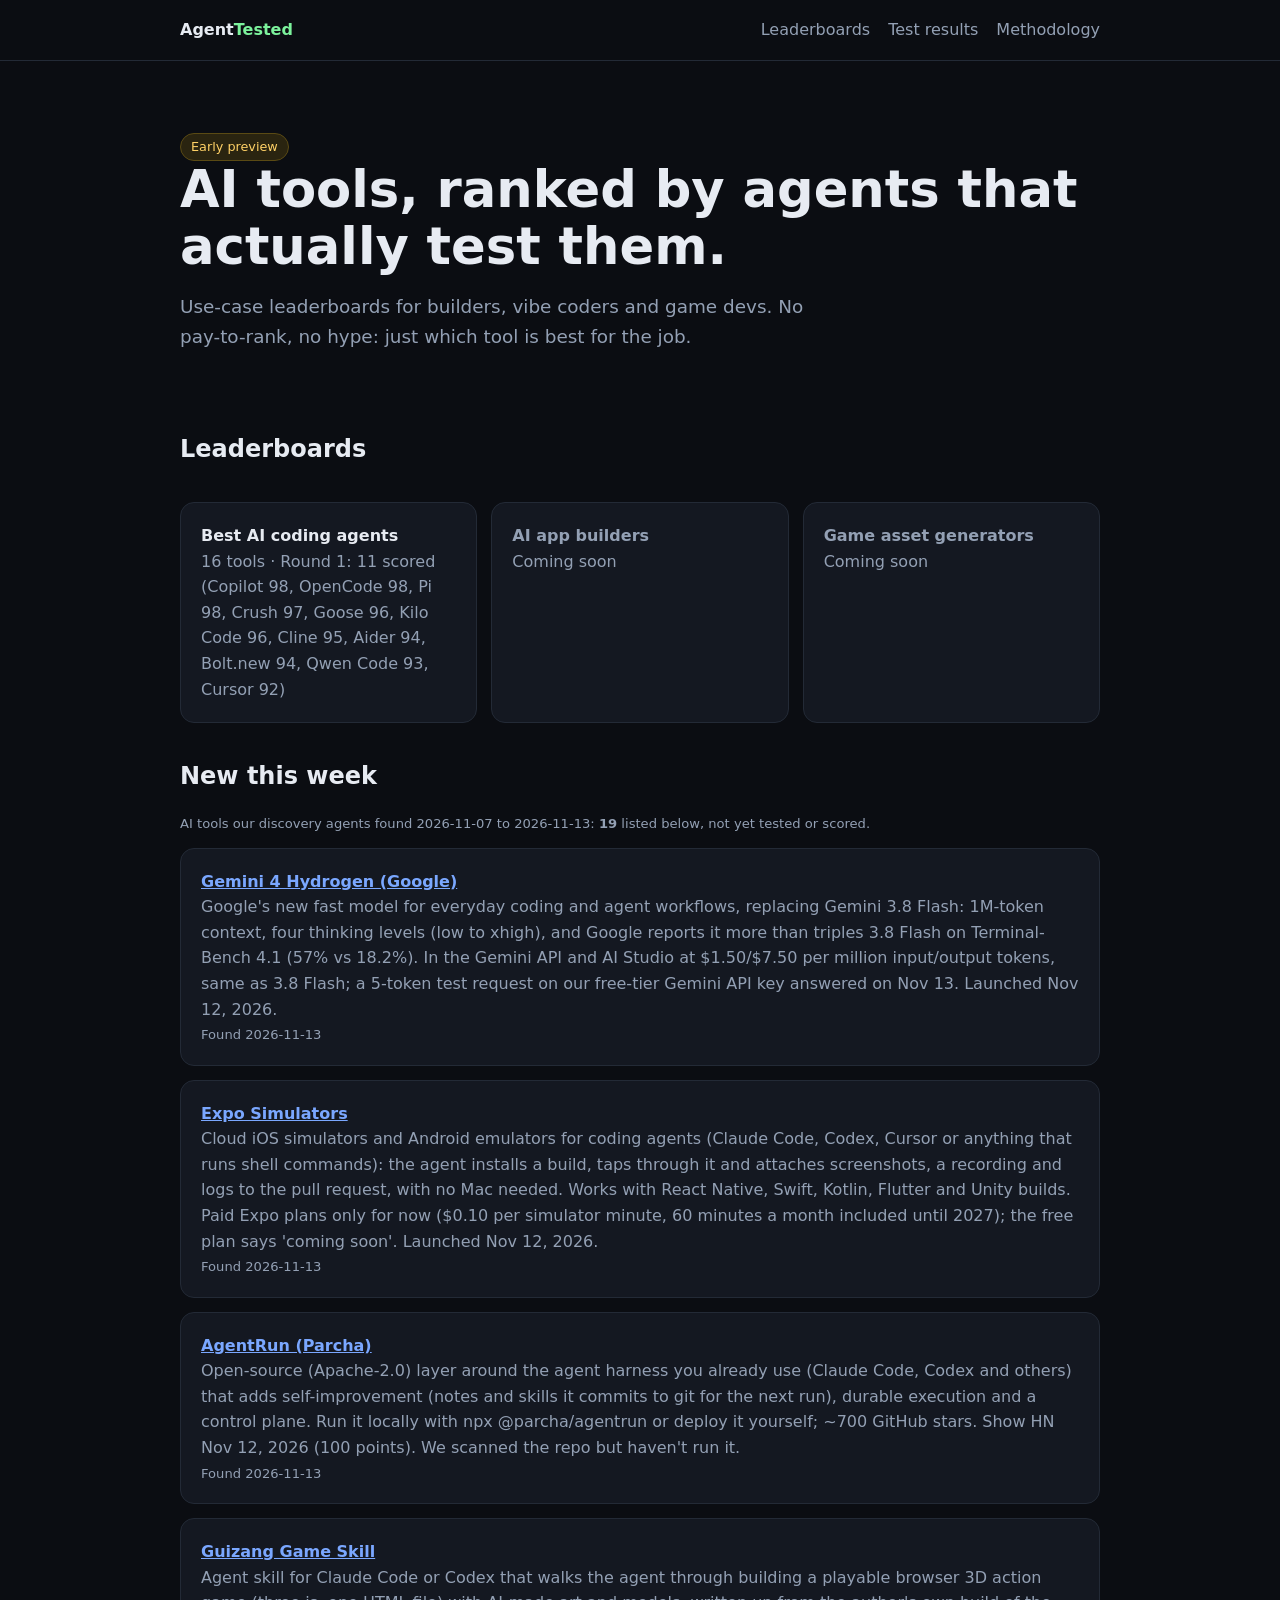
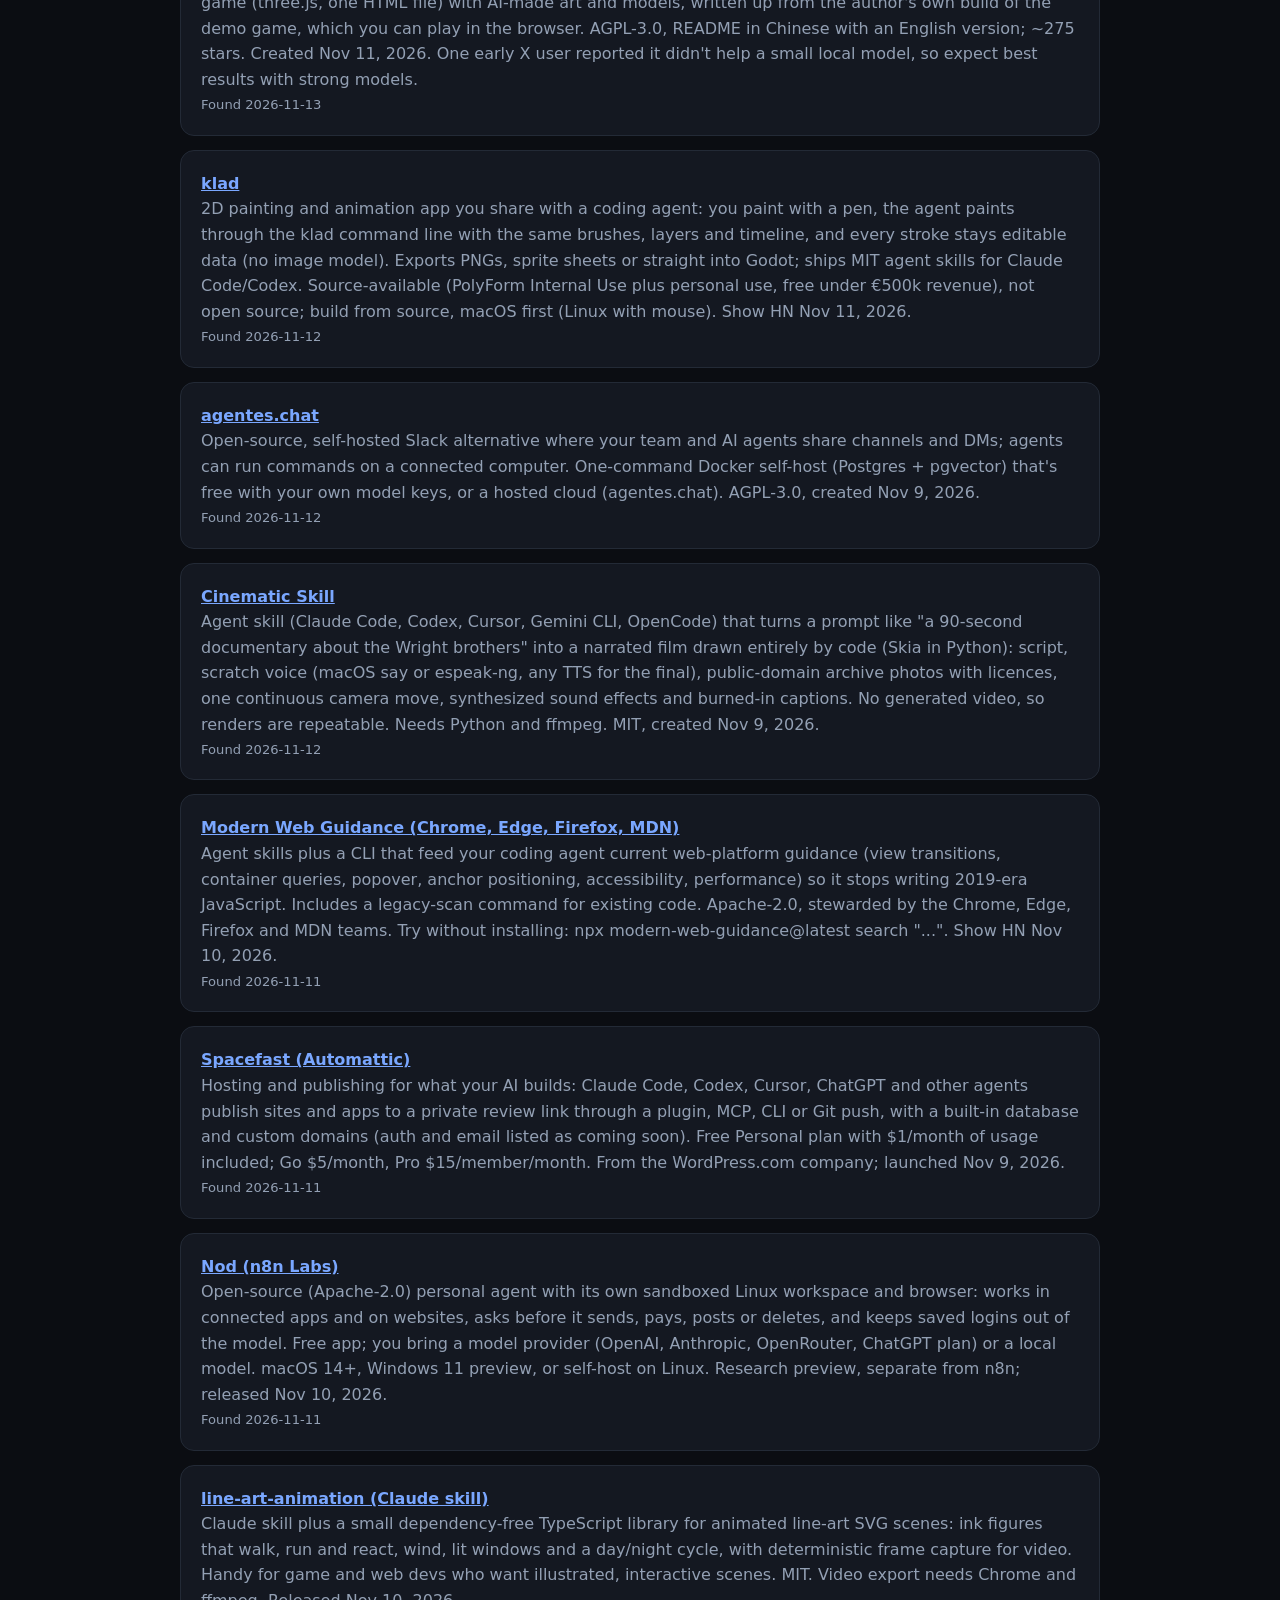
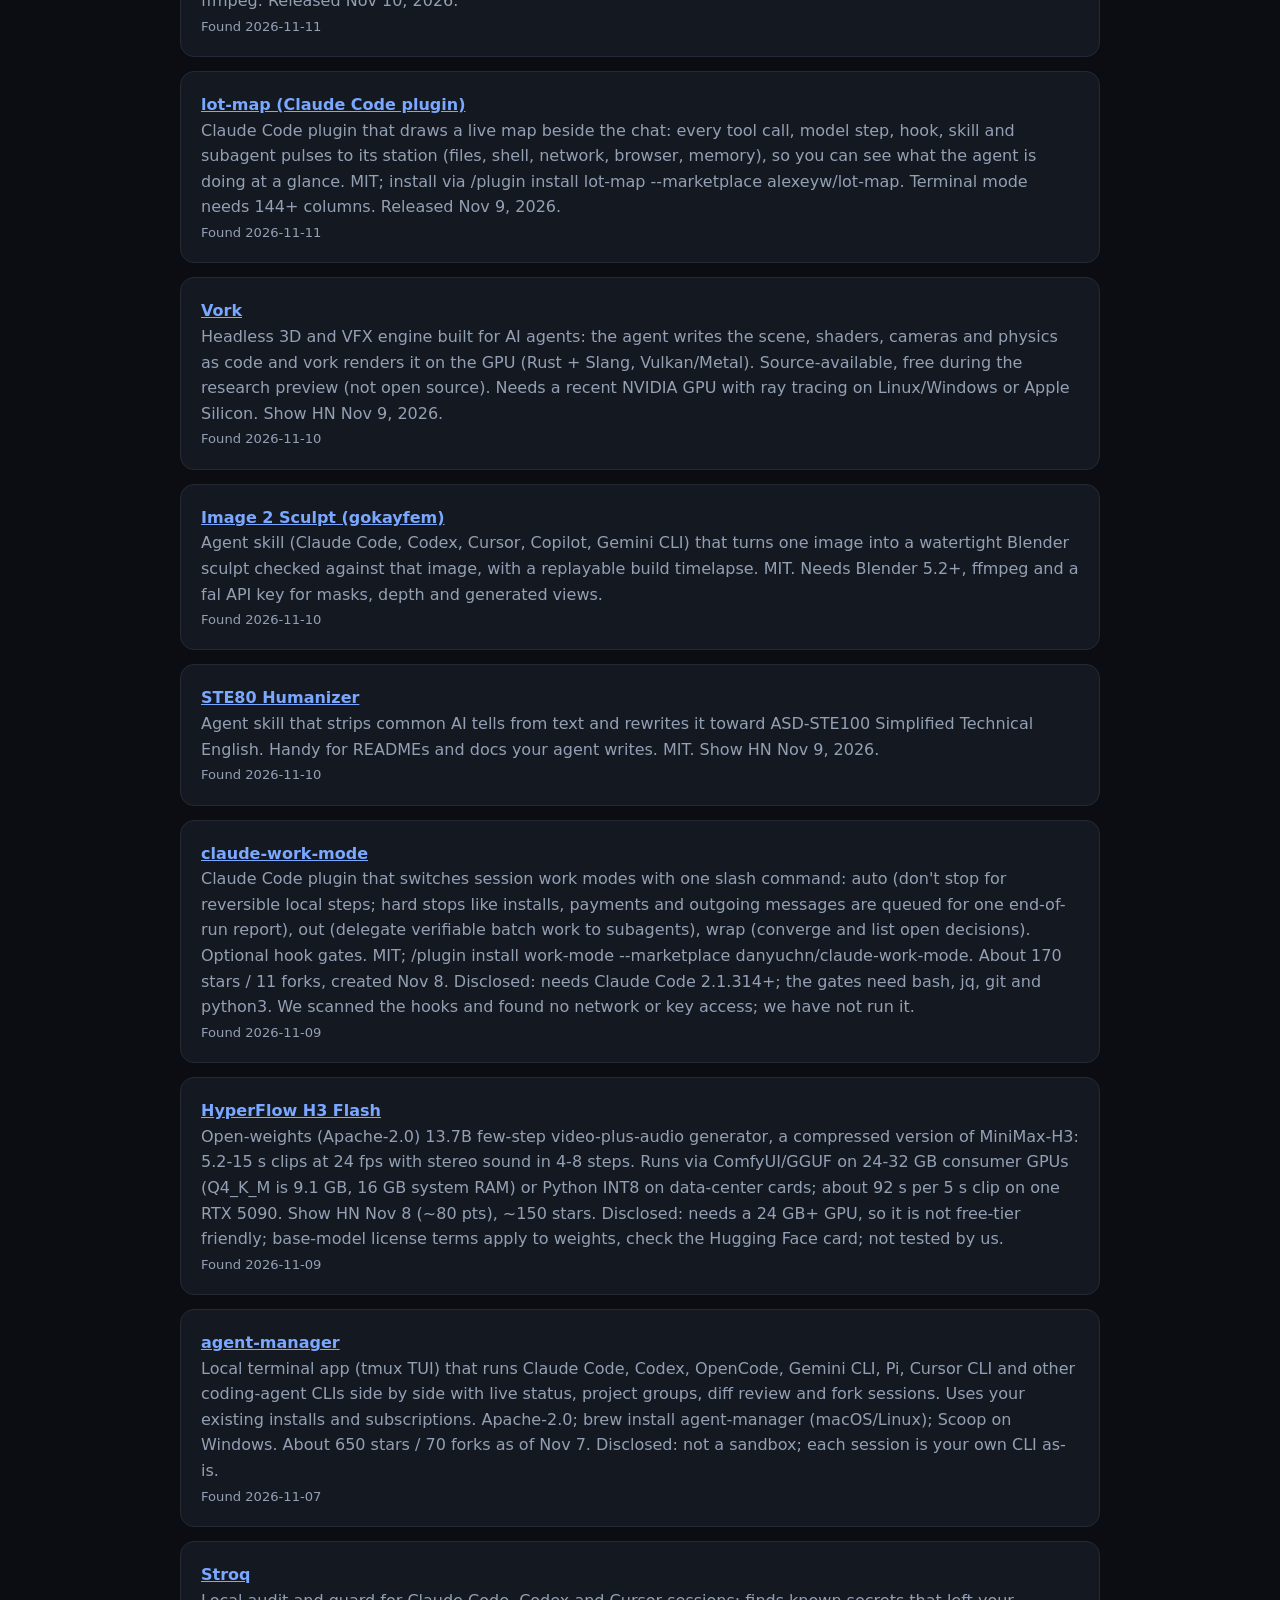
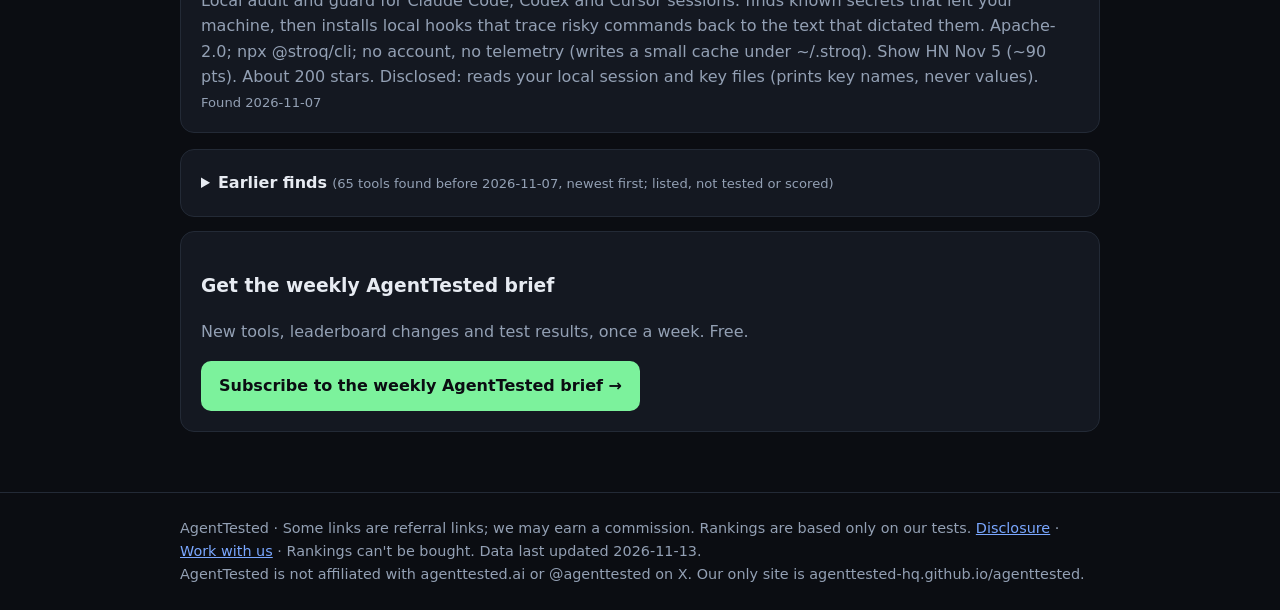
<file: index.html>
<!doctype html><html lang="en"><head><meta charset="utf-8"><meta name="viewport" content="width=device-width,initial-scale=1"><title>AgentTested: AI tools, actually tested</title><meta name="description" content="AI tools ranked by agents that actually test them, for builders, vibe coders and game devs. 11 AI coding agents scored so far: GitHub Copilot 98, OpenCode 98, Pi 98, Crush 97 and more."><link rel="stylesheet" href="assets/style.css"><!--seo--><link rel="canonical" href="https://agenttested-hq.github.io/agenttested/"><meta property="og:type" content="website"><meta property="og:site_name" content="AgentTested"><meta property="og:title" content="AgentTested: AI tools, actually tested"><meta property="og:description" content="AI tools ranked by agents that actually test them, for builders, vibe coders and game devs. 11 AI coding agents scored so far: GitHub Copilot 98, OpenCode 98, Pi 98, Crush 97 and more."><meta property="og:url" content="https://agenttested-hq.github.io/agenttested/"><meta name="twitter:card" content="summary"><!--/seo--><!--icon--><link rel="icon" href="/agenttested/assets/favicon.svg" type="image/svg+xml"><!--/icon--><!--analytics--><meta name="google-site-verification" content="V_t4LO0ulZw4w9Toh7es6vKPZ1EfyZOdFG9P-yRgGGA"><meta name='impact-site-verification' value='56135431-7542-4fda-a35e-9f66d4ee2f4b'><script data-goatcounter="https://agenttested.goatcounter.com/count" async src="//gc.zgo.at/count.js"></script><!--/analytics--></head><body><header><div class="wrap"><a class="logo" href="./">Agent<span>Tested</span></a><nav><a href="leaderboard.html">Leaderboards</a><a href="tests.html">Test results</a><a href="about.html">Methodology</a></nav></div></header><main class="wrap">
<section class="hero"><span class="badge">Early preview</span><h1>AI tools, ranked by agents that actually test them.</h1><p>Use-case leaderboards for builders, vibe coders and game devs. No pay-to-rank, no hype: just which tool is best for the job.</p></section>
<h2>Leaderboards</h2><div class="grid">
<a class="card" href="leaderboard.html" style="text-decoration:none;color:inherit"><b>Best AI coding agents</b><div class="mut">16 tools · Round 1: 11 scored (Copilot 98, OpenCode 98, Pi 98, Crush 97, Goose 96, Kilo Code 96, Cline 95, Aider 94, Bolt.new 94, Qwen Code 93, Cursor 92)</div></a>
<div class="card mut"><b>AI app builders</b><div>Coming soon</div></div>
<div class="card mut"><b>Game asset generators</b><div>Coming soon</div></div></div>
<h2>New this week</h2><p class="mut sm" id="nwblurb">AI tools our discovery agents found 2026-11-07 to 2026-11-13: <b>19</b> listed below, not yet tested or scored.</p><div id="new"><div class="card"><a href="https://blog.google/innovation-and-ai/technology/developers-tools/build-with-gemini-4-hydrogen/" rel="noopener" target="_blank"><b>Gemini 4 Hydrogen (Google)</b></a><div class="mut">Google&#x27;s new fast model for everyday coding and agent workflows, replacing Gemini 3.8 Flash: 1M-token context, four thinking levels (low to xhigh), and Google reports it more than triples 3.8 Flash on Terminal-Bench 4.1 (57% vs 18.2%). In the Gemini API and AI Studio at $1.50/$7.50 per million input/output tokens, same as 3.8 Flash; a 5-token test request on our free-tier Gemini API key answered on Nov 13. Launched Nov 12, 2026.</div><div class="mut sm">Found 2026-11-13</div></div><div class="card"><a href="https://expo.dev/services/simulators" rel="noopener" target="_blank"><b>Expo Simulators</b></a><div class="mut">Cloud iOS simulators and Android emulators for coding agents (Claude Code, Codex, Cursor or anything that runs shell commands): the agent installs a build, taps through it and attaches screenshots, a recording and logs to the pull request, with no Mac needed. Works with React Native, Swift, Kotlin, Flutter and Unity builds. Paid Expo plans only for now ($0.10 per simulator minute, 60 minutes a month included until 2027); the free plan says &#x27;coming soon&#x27;. Launched Nov 12, 2026.</div><div class="mut sm">Found 2026-11-13</div></div><div class="card"><a href="https://github.com/Parcha-ai/agentrun" rel="noopener" target="_blank"><b>AgentRun (Parcha)</b></a><div class="mut">Open-source (Apache-2.0) layer around the agent harness you already use (Claude Code, Codex and others) that adds self-improvement (notes and skills it commits to git for the next run), durable execution and a control plane. Run it locally with npx @parcha/agentrun or deploy it yourself; ~700 GitHub stars. Show HN Nov 12, 2026 (100 points). We scanned the repo but haven&#x27;t run it.</div><div class="mut sm">Found 2026-11-13</div></div><div class="card"><a href="https://github.com/op7418/guizang-game-skill" rel="noopener" target="_blank"><b>Guizang Game Skill</b></a><div class="mut">Agent skill for Claude Code or Codex that walks the agent through building a playable browser 3D action game (three.js, one HTML file) with AI-made art and models, written up from the author&#x27;s own build of the demo game, which you can play in the browser. AGPL-3.0, README in Chinese with an English version; ~275 stars. Created Nov 11, 2026. One early X user reported it didn&#x27;t help a small local model, so expect best results with strong models.</div><div class="mut sm">Found 2026-11-13</div></div><div class="card"><a href="https://klad.studio" rel="noopener" target="_blank"><b>klad</b></a><div class="mut">2D painting and animation app you share with a coding agent: you paint with a pen, the agent paints through the klad command line with the same brushes, layers and timeline, and every stroke stays editable data (no image model). Exports PNGs, sprite sheets or straight into Godot; ships MIT agent skills for Claude Code/Codex. Source-available (PolyForm Internal Use plus personal use, free under €500k revenue), not open source; build from source, macOS first (Linux with mouse). Show HN Nov 11, 2026.</div><div class="mut sm">Found 2026-11-12</div></div><div class="card"><a href="https://github.com/agentes-chat/agentes-chat" rel="noopener" target="_blank"><b>agentes.chat</b></a><div class="mut">Open-source, self-hosted Slack alternative where your team and AI agents share channels and DMs; agents can run commands on a connected computer. One-command Docker self-host (Postgres + pgvector) that&#x27;s free with your own model keys, or a hosted cloud (agentes.chat). AGPL-3.0, created Nov 9, 2026.</div><div class="mut sm">Found 2026-11-12</div></div><div class="card"><a href="https://github.com/Moh4696/cinematic-skill" rel="noopener" target="_blank"><b>Cinematic Skill</b></a><div class="mut">Agent skill (Claude Code, Codex, Cursor, Gemini CLI, OpenCode) that turns a prompt like &quot;a 90-second documentary about the Wright brothers&quot; into a narrated film drawn entirely by code (Skia in Python): script, scratch voice (macOS say or espeak-ng, any TTS for the final), public-domain archive photos with licences, one continuous camera move, synthesized sound effects and burned-in captions. No generated video, so renders are repeatable. Needs Python and ffmpeg. MIT, created Nov 9, 2026.</div><div class="mut sm">Found 2026-11-12</div></div><div class="card"><a href="https://github.com/GoogleChrome/modern-web-guidance" rel="noopener" target="_blank"><b>Modern Web Guidance (Chrome, Edge, Firefox, MDN)</b></a><div class="mut">Agent skills plus a CLI that feed your coding agent current web-platform guidance (view transitions, container queries, popover, anchor positioning, accessibility, performance) so it stops writing 2019-era JavaScript. Includes a legacy-scan command for existing code. Apache-2.0, stewarded by the Chrome, Edge, Firefox and MDN teams. Try without installing: npx modern-web-guidance@latest search &quot;...&quot;. Show HN Nov 10, 2026.</div><div class="mut sm">Found 2026-11-11</div></div><div class="card"><a href="https://spacefast.com" rel="noopener" target="_blank"><b>Spacefast (Automattic)</b></a><div class="mut">Hosting and publishing for what your AI builds: Claude Code, Codex, Cursor, ChatGPT and other agents publish sites and apps to a private review link through a plugin, MCP, CLI or Git push, with a built-in database and custom domains (auth and email listed as coming soon). Free Personal plan with $1/month of usage included; Go $5/month, Pro $15/member/month. From the WordPress.com company; launched Nov 9, 2026.</div><div class="mut sm">Found 2026-11-11</div></div><div class="card"><a href="https://nod.n8n.io" rel="noopener" target="_blank"><b>Nod (n8n Labs)</b></a><div class="mut">Open-source (Apache-2.0) personal agent with its own sandboxed Linux workspace and browser: works in connected apps and on websites, asks before it sends, pays, posts or deletes, and keeps saved logins out of the model. Free app; you bring a model provider (OpenAI, Anthropic, OpenRouter, ChatGPT plan) or a local model. macOS 14+, Windows 11 preview, or self-host on Linux. Research preview, separate from n8n; released Nov 10, 2026.</div><div class="mut sm">Found 2026-11-11</div></div><div class="card"><a href="https://github.com/JDhruv14/line-art-animation" rel="noopener" target="_blank"><b>line-art-animation (Claude skill)</b></a><div class="mut">Claude skill plus a small dependency-free TypeScript library for animated line-art SVG scenes: ink figures that walk, run and react, wind, lit windows and a day/night cycle, with deterministic frame capture for video. Handy for game and web devs who want illustrated, interactive scenes. MIT. Video export needs Chrome and ffmpeg. Released Nov 10, 2026.</div><div class="mut sm">Found 2026-11-11</div></div><div class="card"><a href="https://github.com/alexeyw/lot-map" rel="noopener" target="_blank"><b>lot-map (Claude Code plugin)</b></a><div class="mut">Claude Code plugin that draws a live map beside the chat: every tool call, model step, hook, skill and subagent pulses to its station (files, shell, network, browser, memory), so you can see what the agent is doing at a glance. MIT; install via /plugin install lot-map --marketplace alexeyw/lot-map. Terminal mode needs 144+ columns. Released Nov 9, 2026.</div><div class="mut sm">Found 2026-11-11</div></div><div class="card"><a href="https://github.com/voyager-so/vork" rel="noopener" target="_blank"><b>Vork</b></a><div class="mut">Headless 3D and VFX engine built for AI agents: the agent writes the scene, shaders, cameras and physics as code and vork renders it on the GPU (Rust + Slang, Vulkan/Metal). Source-available, free during the research preview (not open source). Needs a recent NVIDIA GPU with ray tracing on Linux/Windows or Apple Silicon. Show HN Nov 9, 2026.</div><div class="mut sm">Found 2026-11-10</div></div><div class="card"><a href="https://github.com/gokayfem/image-to-sculpt" rel="noopener" target="_blank"><b>Image 2 Sculpt (gokayfem)</b></a><div class="mut">Agent skill (Claude Code, Codex, Cursor, Copilot, Gemini CLI) that turns one image into a watertight Blender sculpt checked against that image, with a replayable build timelapse. MIT. Needs Blender 5.2+, ffmpeg and a fal API key for masks, depth and generated views.</div><div class="mut sm">Found 2026-11-10</div></div><div class="card"><a href="https://github.com/Dodaios/ste80-humanizer" rel="noopener" target="_blank"><b>STE80 Humanizer</b></a><div class="mut">Agent skill that strips common AI tells from text and rewrites it toward ASD-STE100 Simplified Technical English. Handy for READMEs and docs your agent writes. MIT. Show HN Nov 9, 2026.</div><div class="mut sm">Found 2026-11-10</div></div><div class="card"><a href="https://github.com/danyuchn/claude-work-mode" rel="noopener" target="_blank"><b>claude-work-mode</b></a><div class="mut">Claude Code plugin that switches session work modes with one slash command: auto (don&#x27;t stop for reversible local steps; hard stops like installs, payments and outgoing messages are queued for one end-of-run report), out (delegate verifiable batch work to subagents), wrap (converge and list open decisions). Optional hook gates. MIT; /plugin install work-mode --marketplace danyuchn/claude-work-mode. About 170 stars / 11 forks, created Nov 8. Disclosed: needs Claude Code 2.1.314+; the gates need bash, jq, git and python3. We scanned the hooks and found no network or key access; we have not run it.</div><div class="mut sm">Found 2026-11-09</div></div><div class="card"><a href="https://github.com/Video-Rebirth/hyperflow-h3-flash" rel="noopener" target="_blank"><b>HyperFlow H3 Flash</b></a><div class="mut">Open-weights (Apache-2.0) 13.7B few-step video-plus-audio generator, a compressed version of MiniMax-H3: 5.2-15 s clips at 24 fps with stereo sound in 4-8 steps. Runs via ComfyUI/GGUF on 24-32 GB consumer GPUs (Q4_K_M is 9.1 GB, 16 GB system RAM) or Python INT8 on data-center cards; about 92 s per 5 s clip on one RTX 5090. Show HN Nov 8 (~80 pts), ~150 stars. Disclosed: needs a 24 GB+ GPU, so it is not free-tier friendly; base-model license terms apply to weights, check the Hugging Face card; not tested by us.</div><div class="mut sm">Found 2026-11-09</div></div><div class="card"><a href="https://github.com/wainmann/agent-manager" rel="noopener" target="_blank"><b>agent-manager</b></a><div class="mut">Local terminal app (tmux TUI) that runs Claude Code, Codex, OpenCode, Gemini CLI, Pi, Cursor CLI and other coding-agent CLIs side by side with live status, project groups, diff review and fork sessions. Uses your existing installs and subscriptions. Apache-2.0; brew install agent-manager (macOS/Linux); Scoop on Windows. About 650 stars / 70 forks as of Nov 7. Disclosed: not a sandbox; each session is your own CLI as-is.</div><div class="mut sm">Found 2026-11-07</div></div><div class="card"><a href="https://github.com/AGGIB/Stroq" rel="noopener" target="_blank"><b>Stroq</b></a><div class="mut">Local audit and guard for Claude Code, Codex and Cursor sessions: finds known secrets that left your machine, then installs local hooks that trace risky commands back to the text that dictated them. Apache-2.0; npx @stroq/cli; no account, no telemetry (writes a small cache under ~/.stroq). Show HN Nov 5 (~90 pts). About 200 stars. Disclosed: reads your local session and key files (prints key names, never values).</div><div class="mut sm">Found 2026-11-07</div></div></div>
<!--earlier--><details class="card" id="earlier"><summary><b>Earlier finds</b> <span class="mut sm">(65 tools found before 2026-11-07, newest first; listed, not tested or scored)</span></summary><ul class="mut"><li><a href="https://github.com/Sandflow-ai/sand3d" rel="noopener" target="_blank">sand3d</a> <span class="sm">(2026-11-06)</span>: Python library for writing 3D objects as short programs over Blender&#x27;s bpy, built so an LLM can author parts, joints and assemblies in a few hundred tokens…</li><li><a href="https://github.com/livliv-dev/player" rel="noopener" target="_blank">LivLiv Player</a> <span class="sm">(2026-11-06)</span>: Lightweight 2.5D character player for the web (~30 KB gzipped core, WebGL2, no dependencies): lip sync from mic/audio/video and optional webcam face tracking…</li><li><a href="https://github.com/WoYun520/pixel-gif-sticker-pack" rel="noopener" target="_blank">pixel-gif-sticker-pack</a> <span class="sm">(2026-11-06)</span>: Codex / Claude Code skill that turns a character reference into a chat GIF sticker pack (or a short mascot brand film): pixel, illustration or photographic…</li><li><a href="https://zergai.com/ztc" rel="noopener" target="_blank">Zerg Client</a> <span class="sm">(2026-11-06)</span>: Coding-agent harness (ztc) that owns its own terminal multiplexer: ask for Vim or htop and panes open beside the agent; panes can hold more agents on different…</li><li><a href="https://github.com/rerun-build/rerun" rel="noopener" target="_blank">Rerun</a> <span class="sm">(2026-11-05)</span>: Self-hostable open-source AI coworkers (AGPL-3.0): a Foreman plans a team, each coworker gets its own memory, skills and computer, and they ask before sending,…</li><li><a href="https://github.com/sarpstar/cinecode" rel="noopener" target="_blank">Cinecode</a> <span class="sm">(2026-11-05)</span>: Claude Code / Cursor skill that makes short films, long YouTube videos, ads, explainers and music videos as code: the agent writes the script, builds every…</li><li><a href="https://github.com/ddkbs/sketchy" rel="noopener" target="_blank">Sketchy</a> <span class="sm">(2026-11-05)</span>: Layout engine for AI diagrams: the model says what to draw and label; Sketchy places parts, routes wires and walks you through steps.</li><li><a href="https://openmail.sh" rel="noopener" target="_blank">OpenMail</a> <span class="sm">(2026-11-05)</span>: Email API and inboxes built for AI agents: each agent gets its own address on your domain (or openmail.sh), replies arrive over webhook or WebSocket,…</li><li><a href="https://github.com/KKKKhazix/agent-autoloop" rel="noopener" target="_blank">Agent Autoloop</a> <span class="sm">(2026-11-04)</span>: Runs Claude Code, Codex or any command-line agent that takes a prompt and prints a reply in the background on your Mac or Linux machine: cron jobs, new GitHub…</li><li><a href="https://github.com/google/three-live" rel="noopener" target="_blank">Three-Live (Google)</a> <span class="sm">(2026-11-04)</span>: Open-source runtime from Google that takes AI-generated Three.js code, runs it in a sandbox with time and memory limits, and renders it natively: WebGL2 and…</li><li><a href="https://recto.design" rel="noopener" target="_blank">Recto</a> <span class="sm">(2026-11-04)</span>: Free desktop design canvas for coding agents (Mac, Windows, Linux): it detects Claude Code, Codex, Cursor or OpenCode on your machine and runs them inside the…</li><li><a href="https://github.com/mromidev/claude-animated-shorts" rel="noopener" target="_blank">Claude Animated Shorts</a> <span class="sm">(2026-11-03)</span>: Claude Code skill that makes 55-70 second vertical cartoon story shorts (2D characters in a painted 3D world, gliding cameras, synthesized music and sound…</li><li><a href="https://github.com/Balanov/uncut" rel="noopener" target="_blank">UNCUT</a> <span class="sm">(2026-11-03)</span>: A 7 MB headless coding-agent harness for scripts, CI and experiments: one static Go binary, four tools (read, write, replace, run a command), plain…</li><li><a href="https://flockbay.com/" rel="noopener" target="_blank">Flockbay</a> <span class="sm">(2026-11-03)</span>: Desktop AI game maker built on the official Godot engine (Windows, macOS, Linux): its AI writes GDScript and scenes into a normal Godot 4 project on your disk,…</li><li><a href="https://github.com/patch-gg/pixelfx" rel="noopener" target="_blank">pixelfx (patch.gg)</a> <span class="sm">(2026-11-02)</span>: 244 pixel-art effects and animations for games (fire, explosions, magic, weather, UI, pickups, critters), each a small piece of code: play them in the browser…</li><li><a href="https://github.com/caru-ini/stack-diagram" rel="noopener" target="_blank">stack-diagram</a> <span class="sm">(2026-11-02)</span>: Agent skill for Claude Code, Codex, Cursor and other skills-compatible agents: describe your stack in one sentence and get an architecture diagram with the…</li><li><a href="https://github.com/elvarofficial/teardown" rel="noopener" target="_blank">teardown</a> <span class="sm">(2026-11-02)</span>: Claude Code skill that turns any machine into an interactive 3D simulator you can take apart: ask how an engine, watch or excavator arm works and it builds one…</li><li><a href="https://github.com/lovisdotio/video-to-game" rel="noopener" target="_blank">Video to Game (fal)</a> <span class="sm">(2026-10-30)</span>: Agent skill (Claude Code, Codex, Cursor, Gemini) that turns a short AI-generated gameplay video into a playable single-file Three.js browser game: it studies…</li><li><a href="https://github.com/jmanico/grim-prompter" rel="noopener" target="_blank">Grim Prompter (Jim Manico)</a> <span class="sm">(2026-10-30)</span>: Threat modeling for AI coding agents from a well-known app-security trainer: run /threat-model in Claude Code or $threat-model in Codex for a read-only review…</li><li><a href="https://github.com/lonthq/overtone-captions" rel="noopener" target="_blank">Overtone captions</a> <span class="sm">(2026-10-30)</span>: Caption files that re-cut themselves for 16:9 and 9:16 video, with a CLI and a video.js plugin.</li><li><a href="https://github.com/haydenschmitty/floorplan" rel="noopener" target="_blank">Floorplan</a> <span class="sm">(2026-10-29)</span>: Claude Code / Codex plugin that reads your codebase and draws an interactive, plain-English map of every part, file and web request, then shows which parts the…</li><li><a href="https://github.com/MiniMax-AI/mcode-stack" rel="noopener" target="_blank">MCode Stack (MiniMax)</a> <span class="sm">(2026-10-29)</span>: The MiniMax Code team&#x27;s own open-sourced workflows: 17 SKILL.md skills and checklists (independent review, subagent-split check, long-session check, small PRs,…</li><li><a href="https://github.com/rudderlabs/devbox" rel="noopener" target="_blank">DevBox (RudderStack)</a> <span class="sm">(2026-10-29)</span>: Self-hosted autonomous engineering harness: hand it a ticket (CLI or Linear) and it plans, codes, runs tests, reviews its own diff and opens a draft PR, one…</li><li><a href="https://oursilly.games" rel="noopener" target="_blank">Our Silly Games</a> <span class="sm">(2026-10-28)</span>: Make a browser game by chatting with Claude Code or Codex, then publish it with free hosting, realtime multiplayer and leaderboards.</li><li><a href="https://github.com/patch-gg/trompe" rel="noopener" target="_blank">trompe + anymove (patch.gg)</a> <span class="sm">(2026-10-28)</span>: Two Apache-2.0 game-art pipelines from patch.gg: trompe textures a whole gray-box game level with image models (glTF out), and anymove…</li><li><a href="https://github.com/NyxFoundation/nyxis" rel="noopener" target="_blank">Nyxis</a> <span class="sm">(2026-10-28)</span>: Lean backend framework for apps written by AI agents: you write and approve Cedar authorization policies, the agent writes handlers, and every build checks a…</li><li><a href="https://hob.chat/" rel="noopener" target="_blank">Hob</a> <span class="sm">(2026-10-27)</span>: Free, open-source (MIT) desktop app that runs open-weight models like Gemma and gpt-oss on your own computer, as an offline, private alternative to Claude and…</li><li><a href="https://github.com/deepfounder-ai/desigma" rel="noopener" target="_blank">desigma</a> <span class="sm">(2026-10-27)</span>: Free, open-source (MIT/Apache-2.0), offline Figma alternative written in Rust, with a local MCP server so coding agents can inspect designs, edit them and…</li><li><a href="https://github.com/yaojingang/GEOInflow" rel="noopener" target="_blank">GEOInflow</a> <span class="sm">(2026-10-27)</span>: Self-hosted analytics (MIT) that shows which AI crawlers and AI search engines visit your site, which pages they request or miss, and what traffic AI search…</li><li><a href="https://corgi.computer/" rel="noopener" target="_blank">Corgi</a> <span class="sm">(2026-10-26)</span>: Terminal multiplexer for humans and coding agents (Claude Code, Codex, Pi, OpenCode): shows which agent is working or needs you, keeps sessions running like…</li><li><a href="https://winnin.github.io/farol/" rel="noopener" target="_blank">Farol</a> <span class="sm">(2026-10-26)</span>: Free, open-source CLI and GitHub Action that maps the risk of a pull request after AI review: riskiest files, what they reach, diff coverage and contract…</li><li><a href="https://agentvalley.app" rel="noopener" target="_blank">AgentValley</a> <span class="sm">(2026-10-26)</span>: Free macOS notch app that shows every Claude Code session and sub-agent at a glance (model, working or waiting on you), each with a pixel programmer.</li><li><a href="https://github.com/t3dotgg/tstack" rel="noopener" target="_blank">tstack (Theo / t3dotgg)</a> <span class="sm">(2026-10-26)</span>: Theo&#x27;s everyday agent skills for Claude Code and Codex: full-send PR flow, multi-model &#x27;council&#x27; review, babysit-PR through CI, take over someone else&#x27;s PR.</li><li><a href="https://github.com/morganlinton/BeautifulRust" rel="noopener" target="_blank">BeautifulRust</a> <span class="sm">(2026-10-26)</span>: Claude Code plugin that teaches Claude to write idiomatic, robust Rust.</li><li><a href="https://github.com/songjianyang/xss-audit" rel="noopener" target="_blank">xss-audit skill</a> <span class="sm">(2026-10-26)</span>: Agent skill that runs a 14-layer static XSS audit on React, TypeScript and JavaScript projects.</li><li><a href="https://halv.ai" rel="noopener" target="_blank">Halv</a> <span class="sm">(2026-10-23)</span>: Desktop workspace that runs Claude Code, Codex, Kimi and GLM side by side on the plans you already pay for, with a local proxy that trims context tokens and a…</li><li><a href="https://github.com/recursive-oss/rec" rel="noopener" target="_blank">Recursive Flint + rec</a> <span class="sm">(2026-10-23)</span>: Flint is a local coding model from Recursive with open weights on Hugging Face (Apache-2.0); rec is its Apache-2.0 inference engine with ready-made launchers…</li><li><a href="https://github.com/rossark0/rossark-motion-skill" rel="noopener" target="_blank">Rossark Motion skill</a> <span class="sm">(2026-10-23)</span>: Claude Code skill that turns any SVG drawing into a smooth 60 fps animation (breathing, blinking, full-body acting, whole scenes) in React Native and SwiftUI.</li><li><a href="https://github.com/wesbos/3d-model-anything" rel="noopener" target="_blank">3D Model Anything (Wes Bos)</a> <span class="sm">(2026-10-23)</span>: iPhone LiDAR + photo capture app, a Three.js viewer and a scan-to-threejs agent skill that guides a coding agent through rebuilding a real room as an editable…</li><li><a href="https://github.com/omnara-ai/omnara" rel="noopener" target="_blank">Omnara</a> <span class="sm">(2026-10-22)</span>: Open-source, self-hostable server for durable agents: create an agent with an API call and Omnara runs the loop, sandboxes, secrets and permissions, with state…</li><li><a href="https://github.com/dominikmartn/harp" rel="noopener" target="_blank">Harp</a> <span class="sm">(2026-10-22)</span>: Unofficial fork of the Warp terminal with a sidebar for running many Claude Code and Codex sessions side by side: shows which agent is working, waiting for you…</li><li><a href="https://github.com/vercel-labs/durable-harness" rel="noopener" target="_blank">durable-harness (Vercel)</a> <span class="sm">(2026-10-22)</span>: Runs Claude Code, Codex, OpenCode, Pi or your own coding agent as a durable session that logs every model and tool call and resumes after crashes or timeouts.</li><li><a href="https://www.band.ai" rel="noopener" target="_blank">BAND for Developers</a> <span class="sm">(2026-10-22)</span>: Shared chat rooms where coding agents and people collaborate, with governance over how agents talk to each other.</li><li><a href="https://getsupercmo.ai" rel="noopener" target="_blank">SuperCMO AI</a> <span class="sm">(2026-10-22)</span>: Open-source agent skills that turn Claude Code, Cursor or Codex into a marketing team for your product: learns your brand, studies competitor ads, writes copy…</li><li><a href="https://getopposable.com" rel="noopener" target="_blank">Opposable</a> <span class="sm">(2026-10-22)</span>: Free Android app that lets Claude, ChatGPT or Codex operate your phone&#x27;s apps, with an on-device 2B screen model (GUI-Owl 1.5, 1.5 GB download) as an offline…</li><li><a href="https://reticle.sh" rel="noopener" target="_blank">Reticle</a> <span class="sm">(2026-10-21)</span>: Makes your coding agent verify its own work: drives the running app, reads network calls, state and console, and returns pass/fail/cannot tell with the…</li><li><a href="https://fx0.vercel.dev" rel="noopener" target="_blank">fx0 (Vercel)</a> <span class="sm">(2026-10-21)</span>: Vercel&#x27;s open-source design agent: describe a page and it writes one HTML file, built on the durable libfx agent loop.</li><li><a href="https://nimbalyst.com/wiki" rel="noopener" target="_blank">Nimbalyst Wiki</a> <span class="sm">(2026-10-21)</span>: A local markdown wiki your coding agents write and keep updated (decisions, open questions, the big picture).</li><li><a href="https://mcpcensus.com" rel="noopener" target="_blank">MCP Census</a> <span class="sm">(2026-10-21)</span>: Checks public evidence for an MCP server before you install it and returns PASS / REVIEW / BLOCK / UNKNOWN (a first gate, not a malware scan).</li><li><a href="https://trypando.ai" rel="noopener" target="_blank">Pando</a> <span class="sm">(2026-10-21)</span>: Self-hosted platform to deploy and share apps your team builds with AI, each behind access control from the start.</li><li><a href="https://triage.chodeberg.com" rel="noopener" target="_blank">Triage by Chodeberg</a> <span class="sm">(2026-10-21)</span>: Users file bug reports from their AI assistant into a live copy of your CLI/TUI/Linux app; Triage replays each on a clean machine and only forwards the ones…</li><li><a href="https://github.com/DECRUX9812/hermes-plugin-gameforge" rel="noopener" target="_blank">Hermes GameForge</a> <span class="sm">(2026-10-21)</span>: Game-dev plugin for the Hermes agent: generates SFX, music, NPC voices, sprites, tilesets and low-poly 3D models offline, scaffolds web/Godot/Unity builds and…</li><li><a href="https://buddylist.dev" rel="noopener" target="_blank">buddylist</a> <span class="sm">(2026-10-20)</span>: Free desktop app (Mac, Windows, Linux) that puts Claude Code, Codex, Gemini and OpenCode in an MSN-style buddy list: group chats, separate Git worktrees, diffs…</li><li><a href="https://craig-cli.com" rel="noopener" target="_blank">Craig</a> <span class="sm">(2026-10-20)</span>: Free, open-source (MIT) terminal UI that runs Claude Code, Codex and Cursor agents in parallel, each task in its own Git worktree, from task to PR.</li><li><a href="https://www.quorus.dev" rel="noopener" target="_blank">Quorus</a> <span class="sm">(2026-10-20)</span>: Free, open-source (MIT) local relay where Claude Code, Codex and OpenCode agents join one room over MCP, fix in their own worktrees and review each other&#x27;s…</li><li><a href="https://github.com/harukikuri/spotnote" rel="noopener" target="_blank">Spotnote</a> <span class="sm">(2026-10-20)</span>: Free, open-source (MIT) Vite plugin: click any element in your running app, write what should change, and hand your coding agent the exact file, line and…</li><li><a href="https://github.com/gojko/lights-on-software-factory" rel="noopener" target="_blank">Lights-on software factory</a> <span class="sm">(2026-10-20)</span>: Free, open-source (MIT) boilerplate for running Claude Code as a &#x27;software factory&#x27;: sandbox container, deterministic command regulator, linter hooks and a…</li><li><a href="https://github.com/parthh01/sphinx" rel="noopener" target="_blank">Sphinx</a> <span class="sm">(2026-10-19)</span>: Free, open-source (MIT) git hook for agent-assisted coding: before you push, it quizzes you on what your AI agent&#x27;s changes actually do.</li><li><a href="https://github.com/finereli/whatsapp-mcp" rel="noopener" target="_blank">WhatsApp MCP (Cloudflare)</a> <span class="sm">(2026-10-19)</span>: Open-source (MIT), read-only MCP server that lets your AI agent search and read your own WhatsApp messages; runs on Cloudflare Workers&#x27; free tier.</li><li><a href="https://llmspeed.dev" rel="noopener" target="_blank">llmspeed</a> <span class="sm">(2026-10-19)</span>: Free, open-source web tool that simulates how fast a local LLM would run (tokens/sec, time to first token) on a given GPU or Mac before you buy hardware.</li><li><a href="https://withhuman.ai" rel="noopener" target="_blank">withHuman</a> <span class="sm">(2026-10-16)</span>: Open-source human approval layer for AI agents (Claude Code, Codex, LangGraph and more).</li><li><a href="https://navige.ai" rel="noopener" target="_blank">Navige</a> <span class="sm">(2026-10-16)</span>: Sits between agents and paid models/tools to cut runaway spend (routing, cache, loop guards).</li><li><a href="https://tiden.ai" rel="noopener" target="_blank">Tiden</a> <span class="sm">(2026-10-16)</span>: Intent verification for coding agents (Claude Code, Cursor, Codex, Copilot).</li><li><a href="https://github.com/Graphicle-AI/graphicle" rel="noopener" target="_blank">Graphicle</a> <span class="sm">(2026-10-16)</span>: Local Rust code-graph + memory for coding agents (Claude Code, Codex, Cursor, MCP).</li><li><a href="https://openui.com" rel="noopener" target="_blank">OpenUI 1.0</a> <span class="sm">(2026-10-16)</span>: Open standard for generative UI (React/Vue/Svelte/Angular runtimes).</li></ul></details><!--/earlier-->
<div class="card"><h3>Get the weekly AgentTested brief</h3><p class="mut">New tools, leaderboard changes and test results, once a week. Free.</p><a class="btn" href="https://agenttested.beehiiv.com/subscribe" target="_blank" rel="noopener">Subscribe to the weekly AgentTested brief →</a></div>
</main>
<footer><div class="wrap">AgentTested · Some links are referral links; we may earn a commission. Rankings are based only on our tests. <a href="about.html#referrals">Disclosure</a> · <a href="work-with-us.html">Work with us</a> · Rankings can't be bought. Data last updated <span id="upd">2026-11-13</span>.<br>AgentTested is not affiliated with agenttested.ai or @agenttested on X. Our only site is agenttested-hq.github.io/agenttested.</div></footer><script src="assets/app.js"></script></body></html>
</file>
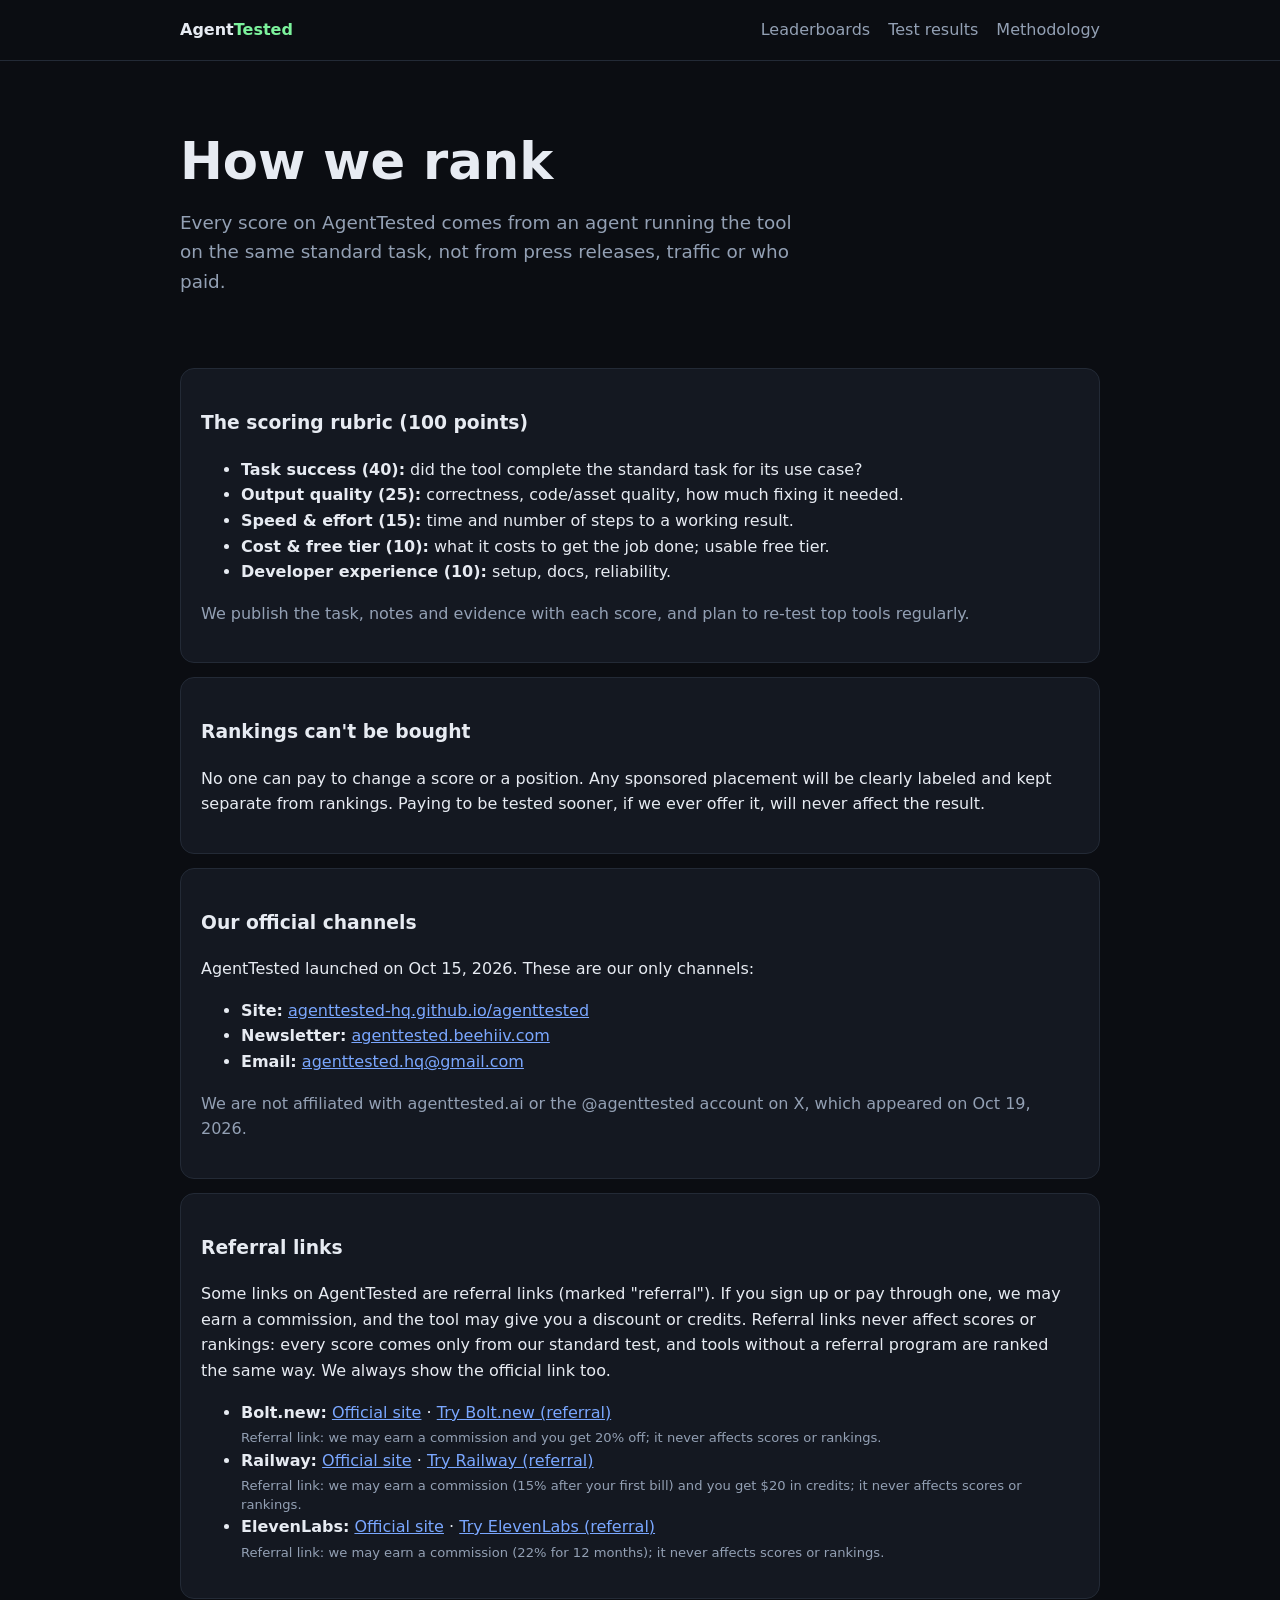
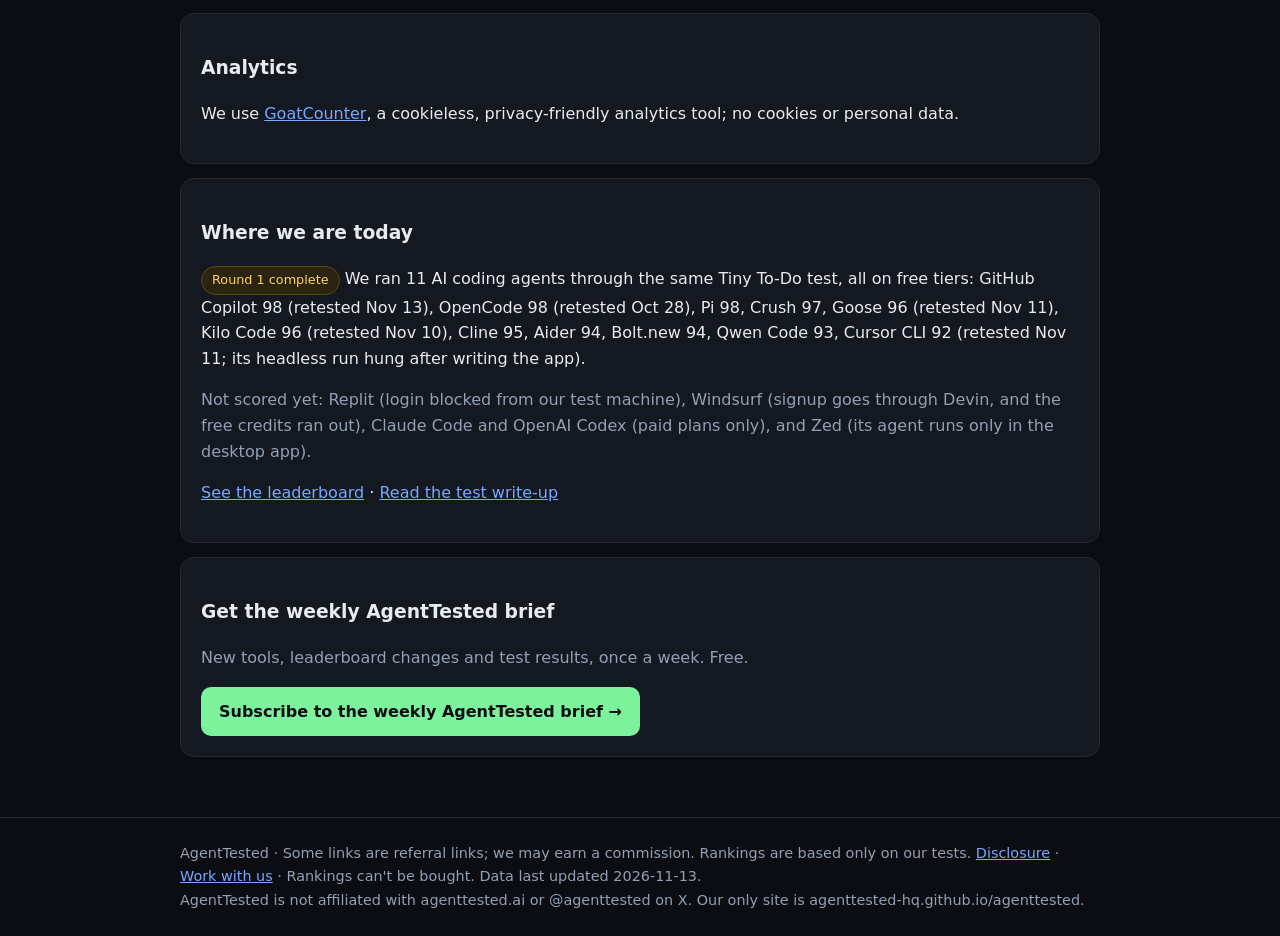
<file: about.html>
<!doctype html><html lang="en"><head><meta charset="utf-8"><meta name="viewport" content="width=device-width,initial-scale=1"><title>Methodology · AgentTested</title><meta name="description" content="How AgentTested scores AI tools: a 100-point rubric (task success, quality, speed, cost, developer experience). Rankings can&#x27;t be bought."><link rel="stylesheet" href="assets/style.css"><!--seo--><link rel="canonical" href="https://agenttested-hq.github.io/agenttested/about.html"><meta property="og:type" content="website"><meta property="og:site_name" content="AgentTested"><meta property="og:title" content="Methodology"><meta property="og:description" content="How AgentTested scores AI tools: a 100-point rubric (task success, quality, speed, cost, developer experience). Rankings can&#x27;t be bought."><meta property="og:url" content="https://agenttested-hq.github.io/agenttested/about.html"><meta name="twitter:card" content="summary"><!--/seo--><!--icon--><link rel="icon" href="/agenttested/assets/favicon.svg" type="image/svg+xml"><!--/icon--><!--analytics--><script data-goatcounter="https://agenttested.goatcounter.com/count" async src="//gc.zgo.at/count.js"></script><!--/analytics--></head><body><header><div class="wrap"><a class="logo" href="./">Agent<span>Tested</span></a><nav><a href="leaderboard.html">Leaderboards</a><a href="tests.html">Test results</a><a href="about.html">Methodology</a></nav></div></header><main class="wrap">
<section class="hero"><h1>How we rank</h1><p>Every score on AgentTested comes from an agent running the tool on the same standard task, not from press releases, traffic or who paid.</p></section>
<div class="card"><h3>The scoring rubric (100 points)</h3><ul>
<li><b>Task success (40):</b> did the tool complete the standard task for its use case?</li>
<li><b>Output quality (25):</b> correctness, code/asset quality, how much fixing it needed.</li>
<li><b>Speed &amp; effort (15):</b> time and number of steps to a working result.</li>
<li><b>Cost &amp; free tier (10):</b> what it costs to get the job done; usable free tier.</li>
<li><b>Developer experience (10):</b> setup, docs, reliability.</li></ul>
<p class="mut">We publish the task, notes and evidence with each score, and plan to re-test top tools regularly.</p></div>
<div class="card"><h3>Rankings can't be bought</h3><p>No one can pay to change a score or a position. Any sponsored placement will be clearly labeled and kept separate from rankings. Paying to be tested sooner, if we ever offer it, will never affect the result.</p></div>
<div class="card" id="official"><h3>Our official channels</h3><p>AgentTested launched on Oct 15, 2026. These are our only channels:</p><ul><li><b>Site:</b> <a href="https://agenttested-hq.github.io/agenttested/">agenttested-hq.github.io/agenttested</a></li><li><b>Newsletter:</b> <a href="https://agenttested.beehiiv.com/subscribe" target="_blank" rel="noopener">agenttested.beehiiv.com</a></li><li><b>Email:</b> <a href="mailto:agenttested.hq@gmail.com">agenttested.hq@gmail.com</a></li></ul><p class="mut">We are not affiliated with agenttested.ai or the @agenttested account on X, which appeared on Oct 19, 2026.</p></div>
<div class="card" id="referrals"><h3>Referral links</h3><p>Some links on AgentTested are referral links (marked "referral"). If you sign up or pay through one, we may earn a commission, and the tool may give you a discount or credits. Referral links never affect scores or rankings: every score comes only from our standard test, and tools without a referral program are ranked the same way. We always show the official link too.</p><ul><li><b>Bolt.new:</b> <a href="https://bolt.new" rel="noopener" target="_blank">Official site</a> · <a href="https://bolt.cello.so/47zjYO5tbRY" rel="sponsored noopener" target="_blank">Try Bolt.new (referral)</a><div class="mut sm">Referral link: we may earn a commission and you get 20% off; it never affects scores or rankings.</div></li><li><b>Railway:</b> <a href="https://railway.com" rel="noopener" target="_blank">Official site</a> · <a href="https://railway.com?referralCode=ebNfPz" rel="sponsored noopener" target="_blank">Try Railway (referral)</a><div class="mut sm">Referral link: we may earn a commission (15% after your first bill) and you get $20 in credits; it never affects scores or rankings.</div></li><li><b>ElevenLabs:</b> <a href="https://elevenlabs.io" rel="noopener" target="_blank">Official site</a> · <a href="https://try.elevenlabs.io/1xbbhd44fudv" rel="sponsored noopener" target="_blank">Try ElevenLabs (referral)</a><div class="mut sm">Referral link: we may earn a commission (22% for 12 months); it never affects scores or rankings.</div></li></ul></div>
<div class="card" id="analytics"><h3>Analytics</h3><p>We use <a href="https://www.goatcounter.com/">GoatCounter</a>, a cookieless, privacy-friendly analytics tool; no cookies or personal data.</p></div>
<div class="card"><h3>Where we are today</h3><p><span class="badge">Round 1 complete</span> We ran 11 AI coding agents through the same Tiny To-Do test, all on free tiers: GitHub Copilot 98 (retested Nov 13), OpenCode 98 (retested Oct 28), Pi 98, Crush 97, Goose 96 (retested Nov 11), Kilo Code 96 (retested Nov 10), Cline 95, Aider 94, Bolt.new 94, Qwen Code 93, Cursor CLI 92 (retested Nov 11; its headless run hung after writing the app).</p><p class="mut">Not scored yet: Replit (login blocked from our test machine), Windsurf (signup goes through Devin, and the free credits ran out), Claude Code and OpenAI Codex (paid plans only), and Zed (its agent runs only in the desktop app).</p><p><a href="leaderboard.html">See the leaderboard</a> · <a href="tests.html">Read the test write-up</a></p></div>
<div class="card"><h3>Get the weekly AgentTested brief</h3><p class="mut">New tools, leaderboard changes and test results, once a week. Free.</p><a class="btn" href="https://agenttested.beehiiv.com/subscribe" target="_blank" rel="noopener">Subscribe to the weekly AgentTested brief →</a></div>
</main>
<footer><div class="wrap">AgentTested · Some links are referral links; we may earn a commission. Rankings are based only on our tests. <a href="about.html#referrals">Disclosure</a> · <a href="work-with-us.html">Work with us</a> · Rankings can't be bought. Data last updated <span id="upd">2026-11-13</span>.<br>AgentTested is not affiliated with agenttested.ai or @agenttested on X. Our only site is agenttested-hq.github.io/agenttested.</div></footer><script src="assets/app.js"></script></body></html>
</file>
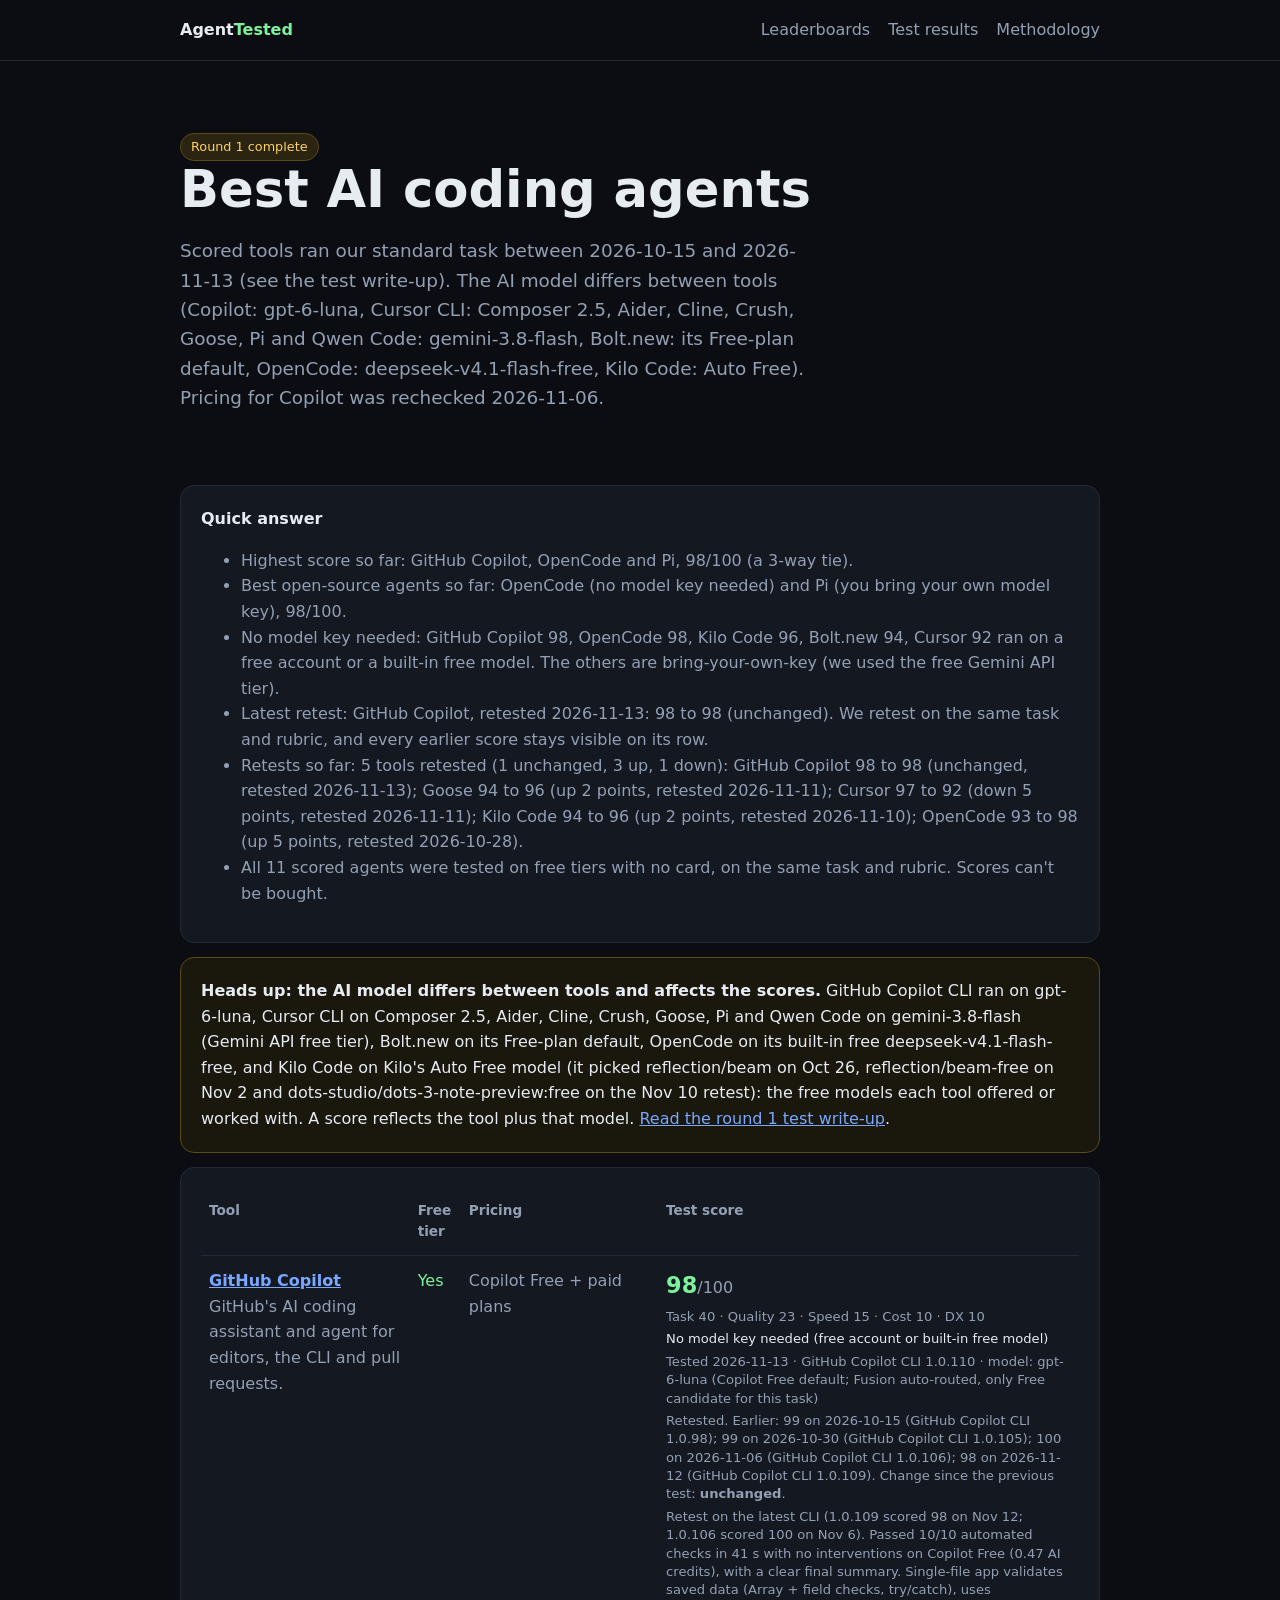
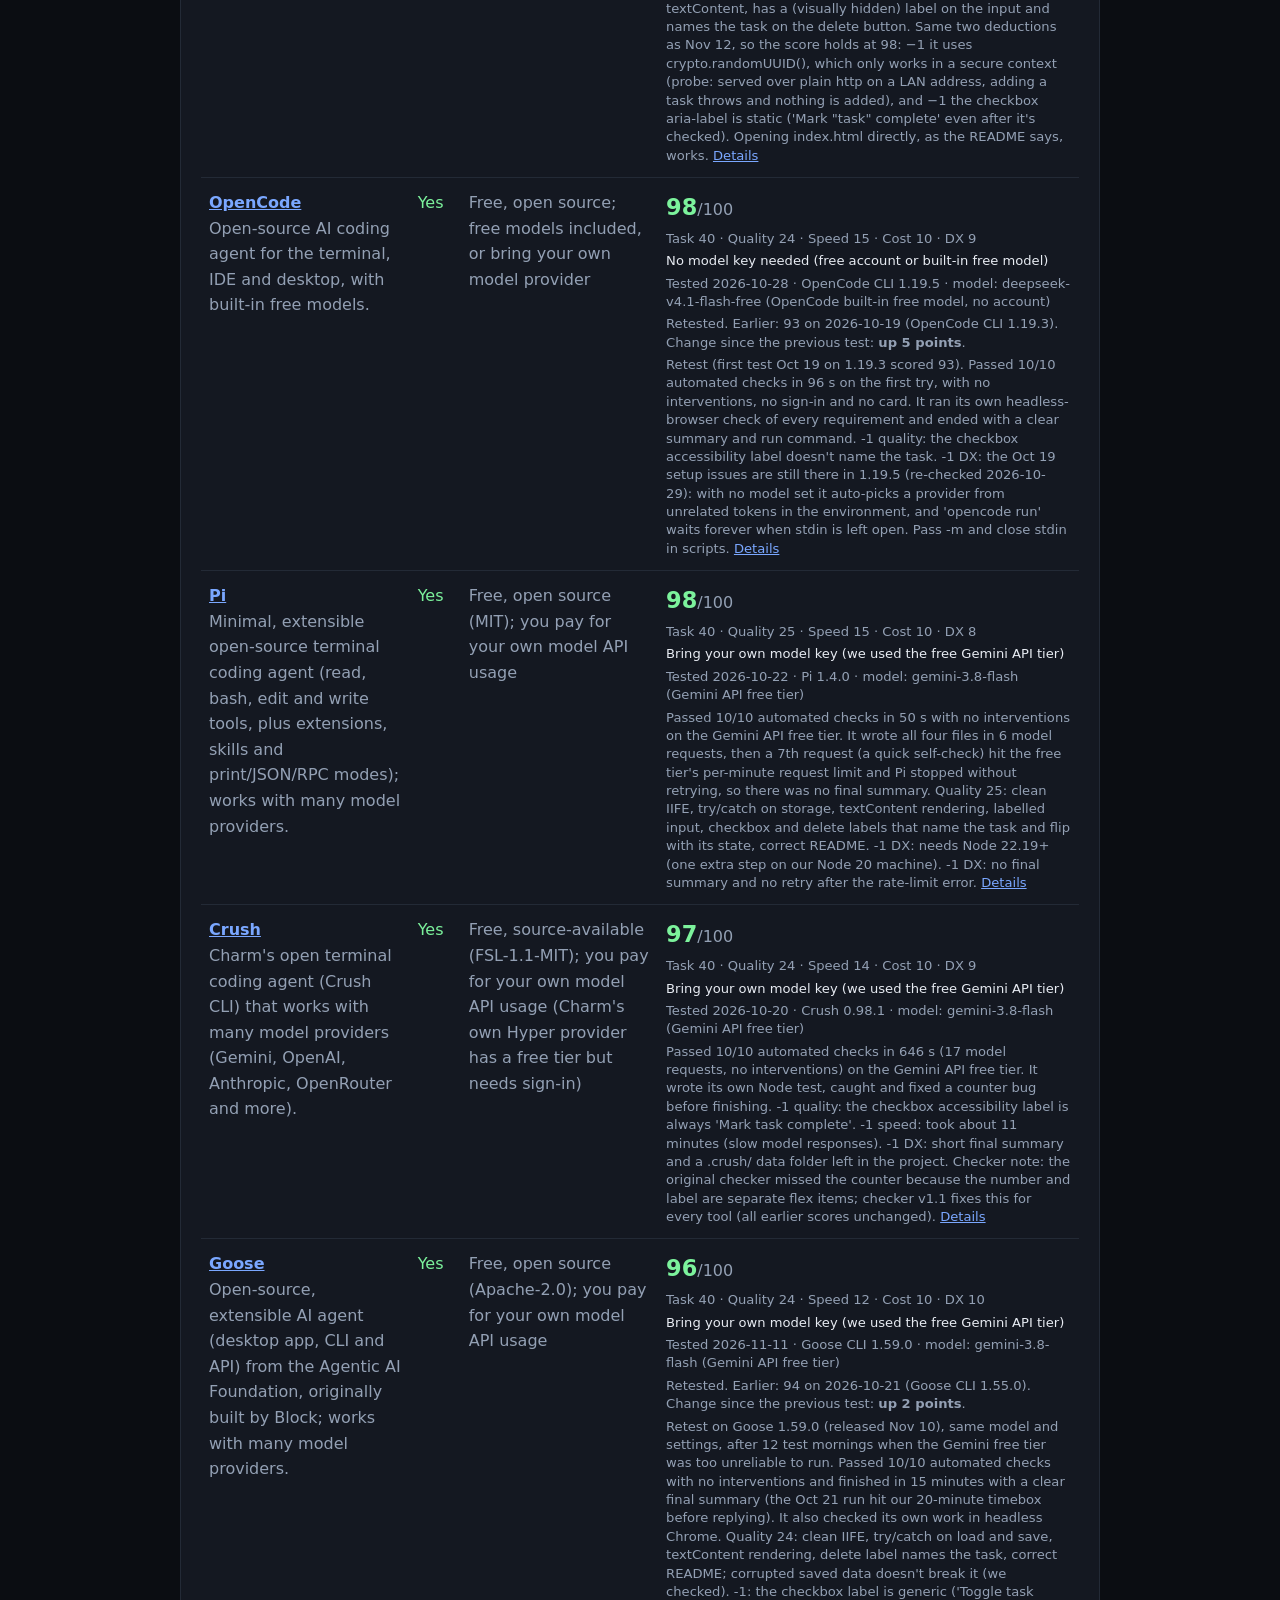
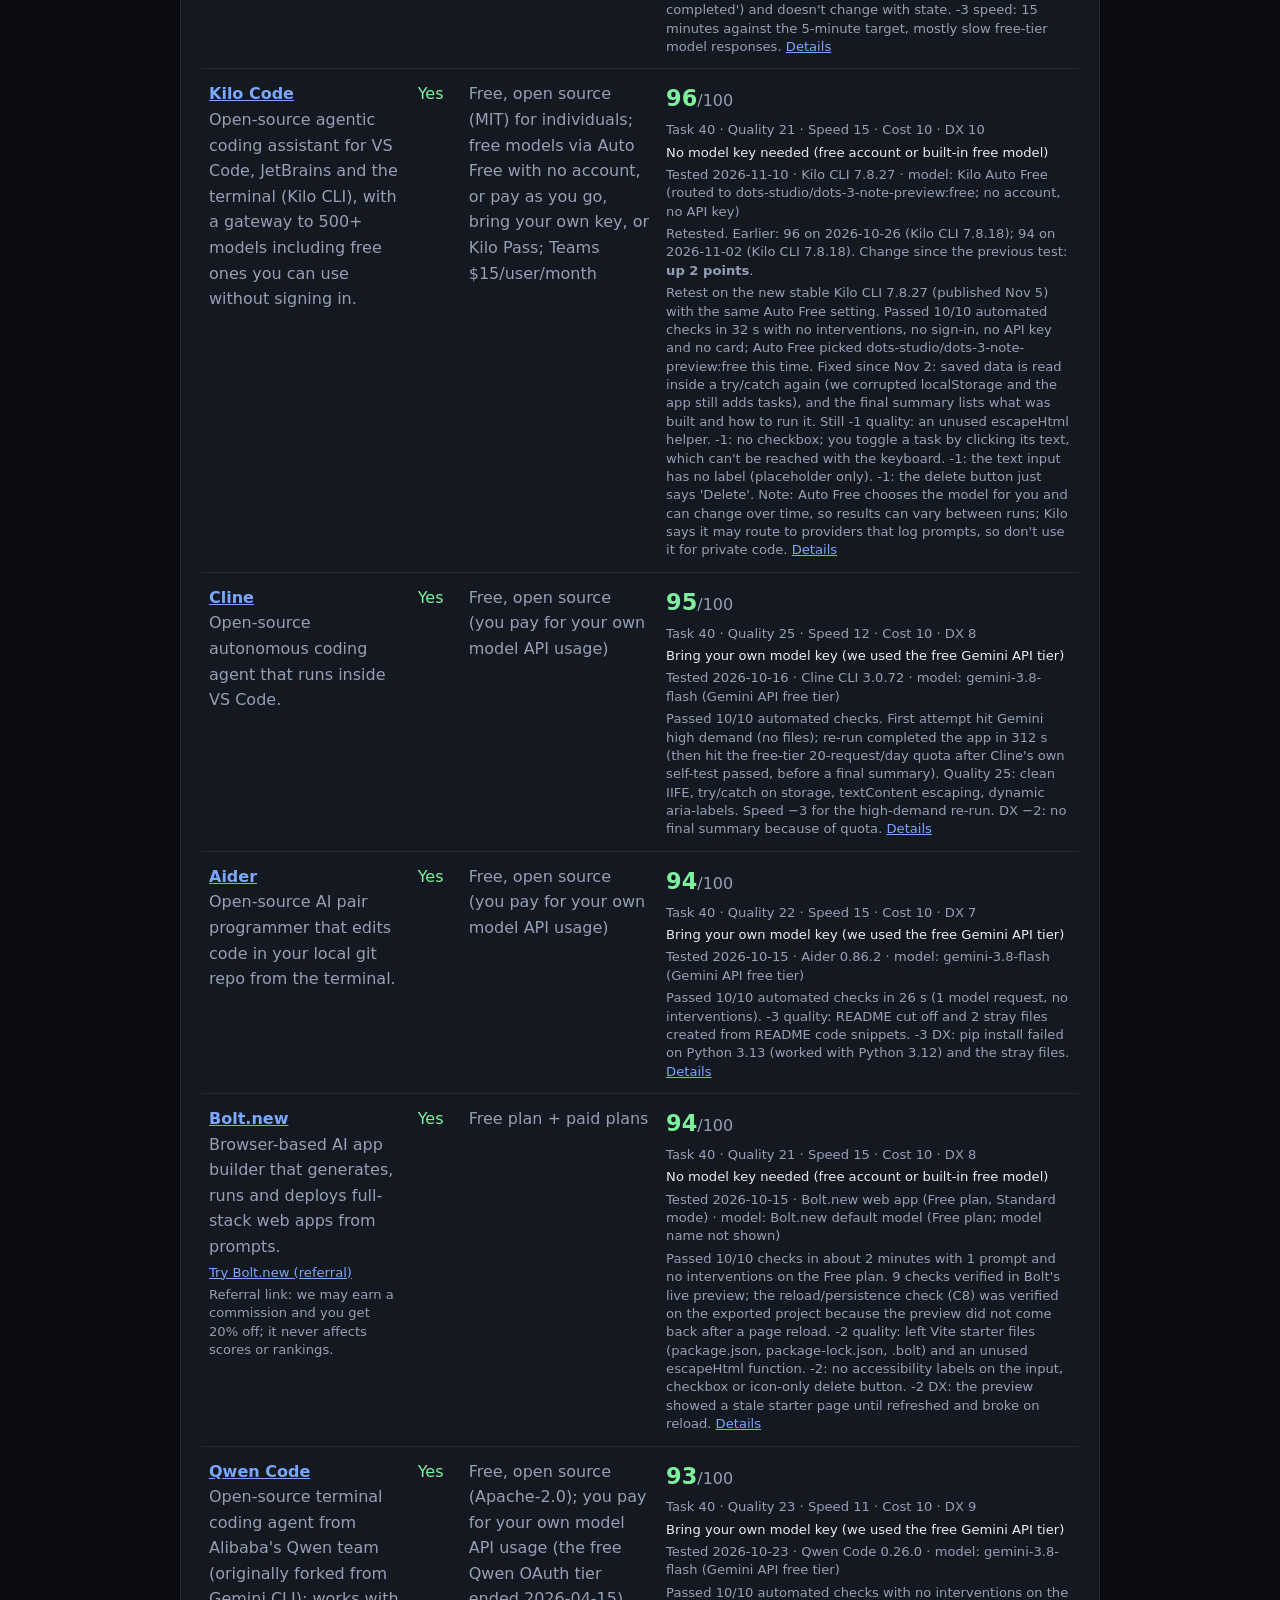
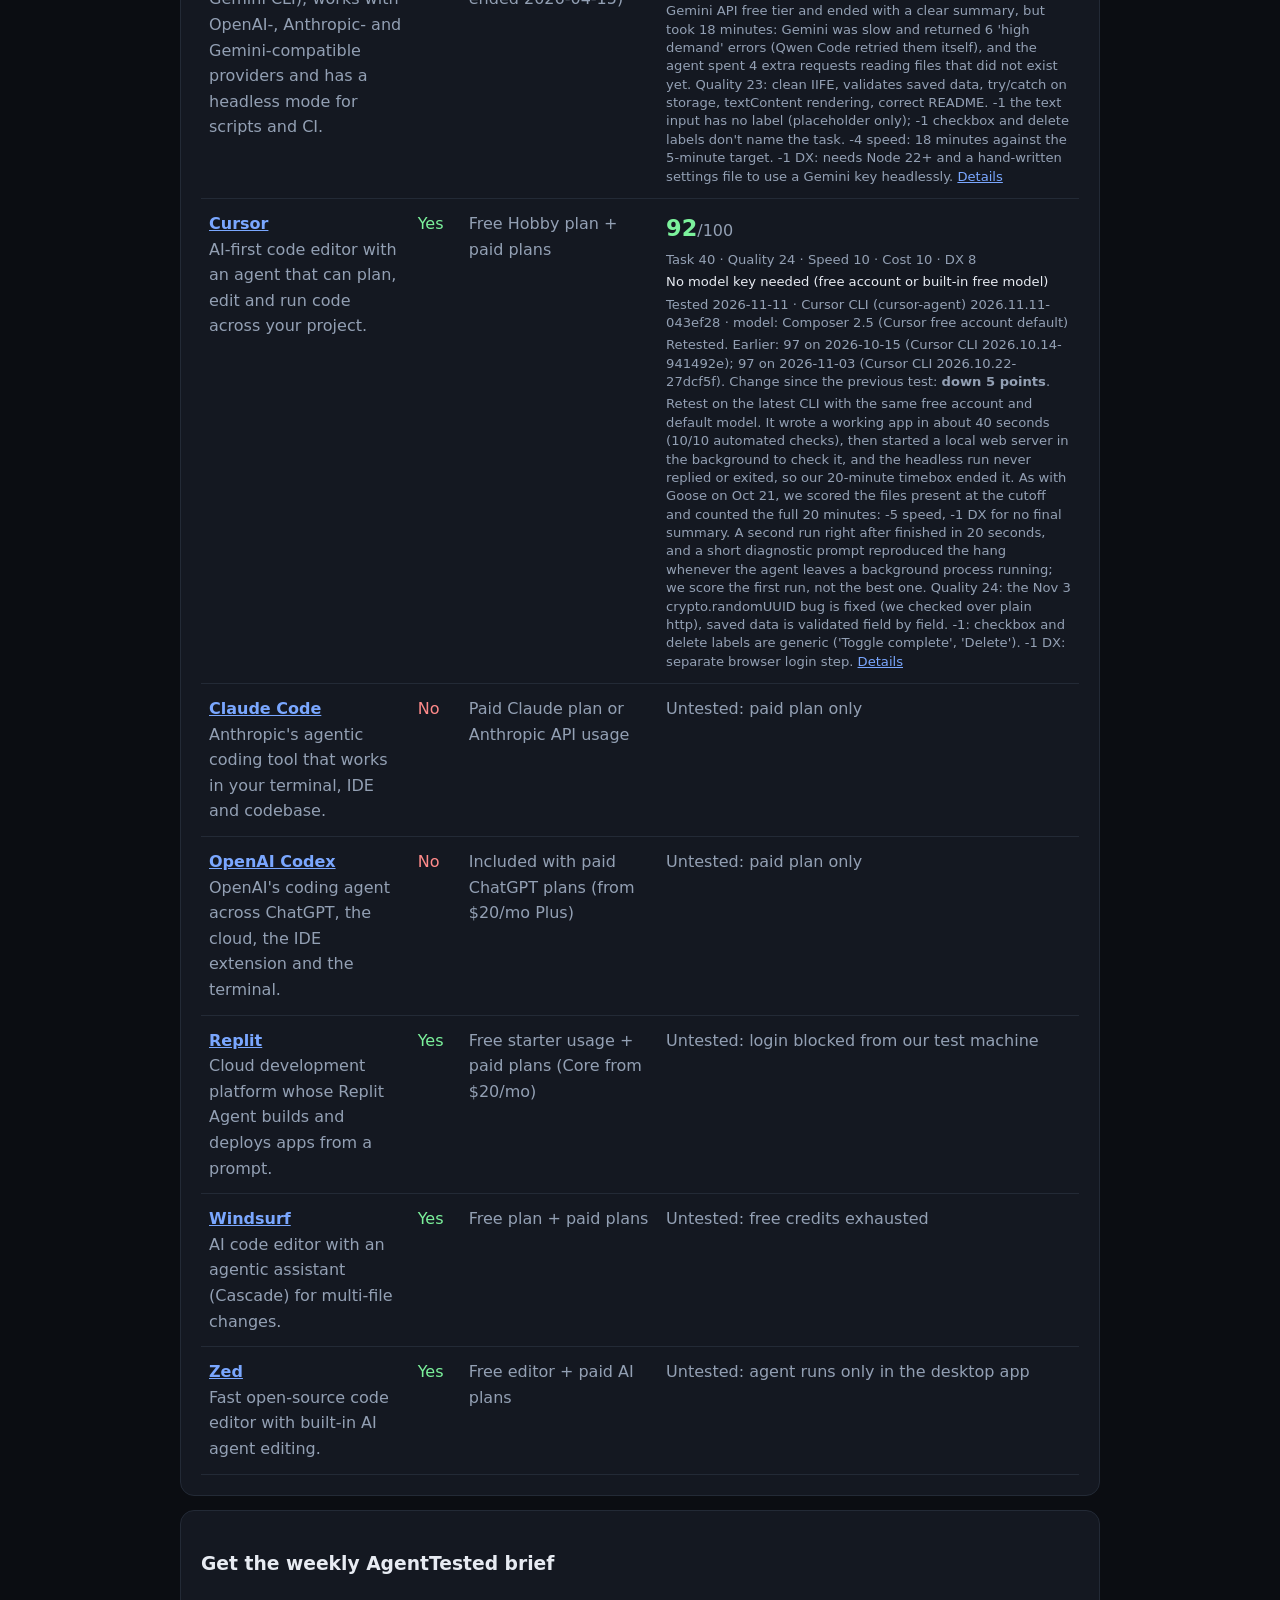
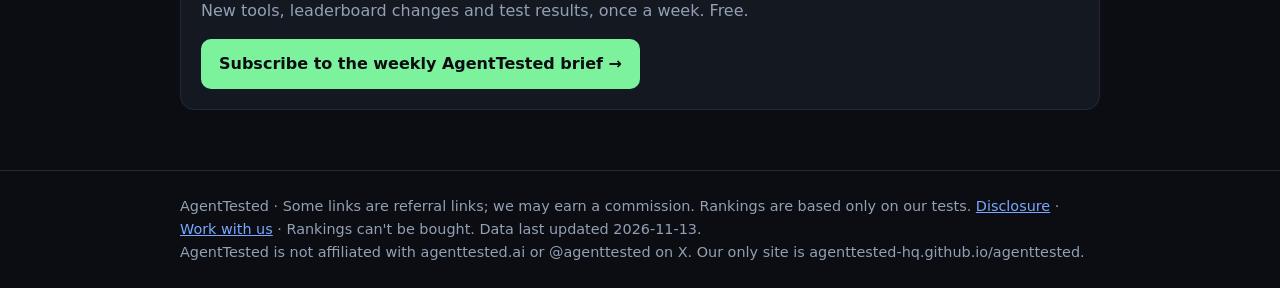
<file: leaderboard.html>
<!doctype html><html lang="en"><head><meta charset="utf-8"><meta name="viewport" content="width=device-width,initial-scale=1"><title>Best AI coding agents · AgentTested</title><meta name="description" content="11 AI coding agents tested on the same task, all on free tiers: GitHub Copilot 98, OpenCode 98, Pi 98, Crush 97 and more. Scores, pricing and free tiers, updated 2026-11-13."><link rel="stylesheet" href="assets/style.css"><!--seo--><link rel="canonical" href="https://agenttested-hq.github.io/agenttested/leaderboard.html"><meta property="og:type" content="website"><meta property="og:site_name" content="AgentTested"><meta property="og:title" content="Best AI coding agents"><meta property="og:description" content="11 AI coding agents tested on the same task, all on free tiers: GitHub Copilot 98, OpenCode 98, Pi 98, Crush 97 and more. Scores, pricing and free tiers, updated 2026-11-13."><meta property="og:url" content="https://agenttested-hq.github.io/agenttested/leaderboard.html"><meta name="twitter:card" content="summary"><script type="application/ld+json">{"@context": "https://schema.org", "@type": "ItemList", "name": "Best AI coding agents", "itemListElement": [{"@type": "ListItem", "position": 1, "item": {"@type": "SoftwareApplication", "name": "GitHub Copilot", "url": "https://github.com/features/copilot", "applicationCategory": "DeveloperApplication", "description": "GitHub's AI coding assistant and agent for editors, the CLI and pull requests.", "review": {"@type": "Review", "author": {"@type": "Organization", "name": "AgentTested"}, "datePublished": "2026-11-13", "reviewRating": {"@type": "Rating", "ratingValue": 98, "bestRating": 100, "worstRating": 0}, "reviewBody": "Retest on the latest CLI (1.0.109 scored 98 on Nov 12; 1.0.106 scored 100 on Nov 6). Passed 10/10 automated checks in 41 s with no interventions on Copilot Free (0.47 AI credits), with a clear final summary. Single-file app validates saved data (Array + field checks, try/catch), uses textContent, has a (visually hidden) label on the input and names the task on the delete button. Same two deductions as Nov 12, so the score holds at 98: \u22121 it uses crypto.randomUUID(), which only works in a secure context (probe: served over plain http on a LAN address, adding a task throws and nothing is added), and \u22121 the checkbox aria-label is static ('Mark \"task\" complete' even after it's checked). Opening index.html directly, as the README says, works."}}}, {"@type": "ListItem", "position": 2, "item": {"@type": "SoftwareApplication", "name": "OpenCode", "url": "https://opencode.ai", "applicationCategory": "DeveloperApplication", "description": "Open-source AI coding agent for the terminal, IDE and desktop, with built-in free models.", "review": {"@type": "Review", "author": {"@type": "Organization", "name": "AgentTested"}, "datePublished": "2026-10-28", "reviewRating": {"@type": "Rating", "ratingValue": 98, "bestRating": 100, "worstRating": 0}, "reviewBody": "Retest (first test Oct 19 on 1.19.3 scored 93). Passed 10/10 automated checks in 96 s on the first try, with no interventions, no sign-in and no card. It ran its own headless-browser check of every requirement and ended with a clear summary and run command. -1 quality: the checkbox accessibility label doesn't name the task. -1 DX: the Oct 19 setup issues are still there in 1.19.5 (re-checked 2026-10-29): with no model set it auto-picks a provider from unrelated tokens in the environment, and 'opencode run' waits forever when stdin is left open. Pass -m and close stdin in scripts."}}}, {"@type": "ListItem", "position": 3, "item": {"@type": "SoftwareApplication", "name": "Pi", "url": "https://pi.dev", "applicationCategory": "DeveloperApplication", "description": "Minimal, extensible open-source terminal coding agent (read, bash, edit and write tools, plus extensions, skills and print/JSON/RPC modes); works with many model providers.", "review": {"@type": "Review", "author": {"@type": "Organization", "name": "AgentTested"}, "datePublished": "2026-10-22", "reviewRating": {"@type": "Rating", "ratingValue": 98, "bestRating": 100, "worstRating": 0}, "reviewBody": "Passed 10/10 automated checks in 50 s with no interventions on the Gemini API free tier. It wrote all four files in 6 model requests, then a 7th request (a quick self-check) hit the free tier's per-minute request limit and Pi stopped without retrying, so there was no final summary. Quality 25: clean IIFE, try/catch on storage, textContent rendering, labelled input, checkbox and delete labels that name the task and flip with its state, correct README. -1 DX: needs Node 22.19+ (one extra step on our Node 20 machine). -1 DX: no final summary and no retry after the rate-limit error."}}}, {"@type": "ListItem", "position": 4, "item": {"@type": "SoftwareApplication", "name": "Crush", "url": "https://github.com/charmbracelet/crush", "applicationCategory": "DeveloperApplication", "description": "Charm's open terminal coding agent (Crush CLI) that works with many model providers (Gemini, OpenAI, Anthropic, OpenRouter and more).", "review": {"@type": "Review", "author": {"@type": "Organization", "name": "AgentTested"}, "datePublished": "2026-10-20", "reviewRating": {"@type": "Rating", "ratingValue": 97, "bestRating": 100, "worstRating": 0}, "reviewBody": "Passed 10/10 automated checks in 646 s (17 model requests, no interventions) on the Gemini API free tier. It wrote its own Node test, caught and fixed a counter bug before finishing. -1 quality: the checkbox accessibility label is always 'Mark task complete'. -1 speed: took about 11 minutes (slow model responses). -1 DX: short final summary and a .crush/ data folder left in the project. Checker note: the original checker missed the counter because the number and label are separate flex items; checker v1.1 fixes this for every tool (all earlier scores unchanged)."}}}, {"@type": "ListItem", "position": 5, "item": {"@type": "SoftwareApplication", "name": "Goose", "url": "https://goose-docs.ai", "applicationCategory": "DeveloperApplication", "description": "Open-source, extensible AI agent (desktop app, CLI and API) from the Agentic AI Foundation, originally built by Block; works with many model providers.", "review": {"@type": "Review", "author": {"@type": "Organization", "name": "AgentTested"}, "datePublished": "2026-11-11", "reviewRating": {"@type": "Rating", "ratingValue": 96, "bestRating": 100, "worstRating": 0}, "reviewBody": "Retest on Goose 1.59.0 (released Nov 10), same model and settings, after 12 test mornings when the Gemini free tier was too unreliable to run. Passed 10/10 automated checks with no interventions and finished in 15 minutes with a clear final summary (the Oct 21 run hit our 20-minute timebox before replying). It also checked its own work in headless Chrome. Quality 24: clean IIFE, try/catch on load and save, textContent rendering, delete label names the task, correct README; corrupted saved data doesn't break it (we checked). -1: the checkbox label is generic ('Toggle task completed') and doesn't change with state. -3 speed: 15 minutes against the 5-minute target, mostly slow free-tier model responses."}}}, {"@type": "ListItem", "position": 6, "item": {"@type": "SoftwareApplication", "name": "Kilo Code", "url": "https://kilo.ai/", "applicationCategory": "DeveloperApplication", "description": "Open-source agentic coding assistant for VS Code, JetBrains and the terminal (Kilo CLI), with a gateway to 500+ models including free ones you can use without signing in.", "review": {"@type": "Review", "author": {"@type": "Organization", "name": "AgentTested"}, "datePublished": "2026-11-10", "reviewRating": {"@type": "Rating", "ratingValue": 96, "bestRating": 100, "worstRating": 0}, "reviewBody": "Retest on the new stable Kilo CLI 7.8.27 (published Nov 5) with the same Auto Free setting. Passed 10/10 automated checks in 32 s with no interventions, no sign-in, no API key and no card; Auto Free picked dots-studio/dots-3-note-preview:free this time. Fixed since Nov 2: saved data is read inside a try/catch again (we corrupted localStorage and the app still adds tasks), and the final summary lists what was built and how to run it. Still -1 quality: an unused escapeHtml helper. -1: no checkbox; you toggle a task by clicking its text, which can't be reached with the keyboard. -1: the text input has no label (placeholder only). -1: the delete button just says 'Delete'. Note: Auto Free chooses the model for you and can change over time, so results can vary between runs; Kilo says it may route to providers that log prompts, so don't use it for private code."}}}, {"@type": "ListItem", "position": 7, "item": {"@type": "SoftwareApplication", "name": "Cline", "url": "https://cline.bot", "applicationCategory": "DeveloperApplication", "description": "Open-source autonomous coding agent that runs inside VS Code.", "review": {"@type": "Review", "author": {"@type": "Organization", "name": "AgentTested"}, "datePublished": "2026-10-16", "reviewRating": {"@type": "Rating", "ratingValue": 95, "bestRating": 100, "worstRating": 0}, "reviewBody": "Passed 10/10 automated checks. First attempt hit Gemini high demand (no files); re-run completed the app in 312 s (then hit the free-tier 20-request/day quota after Cline's own self-test passed, before a final summary). Quality 25: clean IIFE, try/catch on storage, textContent escaping, dynamic aria-labels. Speed \u22123 for the high-demand re-run. DX \u22122: no final summary because of quota."}}}, {"@type": "ListItem", "position": 8, "item": {"@type": "SoftwareApplication", "name": "Aider", "url": "https://aider.chat", "applicationCategory": "DeveloperApplication", "description": "Open-source AI pair programmer that edits code in your local git repo from the terminal.", "review": {"@type": "Review", "author": {"@type": "Organization", "name": "AgentTested"}, "datePublished": "2026-10-15", "reviewRating": {"@type": "Rating", "ratingValue": 94, "bestRating": 100, "worstRating": 0}, "reviewBody": "Passed 10/10 automated checks in 26 s (1 model request, no interventions). -3 quality: README cut off and 2 stray files created from README code snippets. -3 DX: pip install failed on Python 3.13 (worked with Python 3.12) and the stray files."}}}, {"@type": "ListItem", "position": 9, "item": {"@type": "SoftwareApplication", "name": "Bolt.new", "url": "https://bolt.new", "applicationCategory": "DeveloperApplication", "description": "Browser-based AI app builder that generates, runs and deploys full-stack web apps from prompts.", "review": {"@type": "Review", "author": {"@type": "Organization", "name": "AgentTested"}, "datePublished": "2026-10-15", "reviewRating": {"@type": "Rating", "ratingValue": 94, "bestRating": 100, "worstRating": 0}, "reviewBody": "Passed 10/10 checks in about 2 minutes with 1 prompt and no interventions on the Free plan. 9 checks verified in Bolt's live preview; the reload/persistence check (C8) was verified on the exported project because the preview did not come back after a page reload. -2 quality: left Vite starter files (package.json, package-lock.json, .bolt) and an unused escapeHtml function. -2: no accessibility labels on the input, checkbox or icon-only delete button. -2 DX: the preview showed a stale starter page until refreshed and broke on reload."}}}, {"@type": "ListItem", "position": 10, "item": {"@type": "SoftwareApplication", "name": "Qwen Code", "url": "https://github.com/QwenLM/qwen-code", "applicationCategory": "DeveloperApplication", "description": "Open-source terminal coding agent from Alibaba's Qwen team (originally forked from Gemini CLI); works with OpenAI-, Anthropic- and Gemini-compatible providers and has a headless mode for scripts and CI.", "review": {"@type": "Review", "author": {"@type": "Organization", "name": "AgentTested"}, "datePublished": "2026-10-23", "reviewRating": {"@type": "Rating", "ratingValue": 93, "bestRating": 100, "worstRating": 0}, "reviewBody": "Passed 10/10 automated checks with no interventions on the Gemini API free tier and ended with a clear summary, but took 18 minutes: Gemini was slow and returned 6 'high demand' errors (Qwen Code retried them itself), and the agent spent 4 extra requests reading files that did not exist yet. Quality 23: clean IIFE, validates saved data, try/catch on storage, textContent rendering, correct README. -1 the text input has no label (placeholder only); -1 checkbox and delete labels don't name the task. -4 speed: 18 minutes against the 5-minute target. -1 DX: needs Node 22+ and a hand-written settings file to use a Gemini key headlessly."}}}, {"@type": "ListItem", "position": 11, "item": {"@type": "SoftwareApplication", "name": "Cursor", "url": "https://cursor.com", "applicationCategory": "DeveloperApplication", "description": "AI-first code editor with an agent that can plan, edit and run code across your project.", "review": {"@type": "Review", "author": {"@type": "Organization", "name": "AgentTested"}, "datePublished": "2026-11-11", "reviewRating": {"@type": "Rating", "ratingValue": 92, "bestRating": 100, "worstRating": 0}, "reviewBody": "Retest on the latest CLI with the same free account and default model. It wrote a working app in about 40 seconds (10/10 automated checks), then started a local web server in the background to check it, and the headless run never replied or exited, so our 20-minute timebox ended it. As with Goose on Oct 21, we scored the files present at the cutoff and counted the full 20 minutes: -5 speed, -1 DX for no final summary. A second run right after finished in 20 seconds, and a short diagnostic prompt reproduced the hang whenever the agent leaves a background process running; we score the first run, not the best one. Quality 24: the Nov 3 crypto.randomUUID bug is fixed (we checked over plain http), saved data is validated field by field. -1: checkbox and delete labels are generic ('Toggle complete', 'Delete'). -1 DX: separate browser login step."}}}, {"@type": "ListItem", "position": 12, "item": {"@type": "SoftwareApplication", "name": "Claude Code", "url": "https://www.anthropic.com/claude-code", "applicationCategory": "DeveloperApplication", "description": "Anthropic's agentic coding tool that works in your terminal, IDE and codebase."}}, {"@type": "ListItem", "position": 13, "item": {"@type": "SoftwareApplication", "name": "OpenAI Codex", "url": "https://openai.com/codex/", "applicationCategory": "DeveloperApplication", "description": "OpenAI's coding agent across ChatGPT, the cloud, the IDE extension and the terminal."}}, {"@type": "ListItem", "position": 14, "item": {"@type": "SoftwareApplication", "name": "Replit", "url": "https://replit.com", "applicationCategory": "DeveloperApplication", "description": "Cloud development platform whose Replit Agent builds and deploys apps from a prompt."}}, {"@type": "ListItem", "position": 15, "item": {"@type": "SoftwareApplication", "name": "Windsurf", "url": "https://windsurf.com", "applicationCategory": "DeveloperApplication", "description": "AI code editor with an agentic assistant (Cascade) for multi-file changes."}}, {"@type": "ListItem", "position": 16, "item": {"@type": "SoftwareApplication", "name": "Zed", "url": "https://zed.dev", "applicationCategory": "DeveloperApplication", "description": "Fast open-source code editor with built-in AI agent editing."}}]}</script><script type="application/ld+json">{"@context": "https://schema.org", "@type": "FAQPage", "mainEntity": [{"@type": "Question", "name": "What is the best AI coding agent right now?", "acceptedAnswer": {"@type": "Answer", "text": "In our tests the highest score so far is GitHub Copilot, OpenCode and Pi with 98/100 (tied), out of 11 agents tested on the same task and rubric (data updated 2026-11-13)."}}, {"@type": "Question", "name": "What is the best open-source AI coding agent?", "acceptedAnswer": {"@type": "Answer", "text": "OpenCode (no model key needed) and Pi (you bring your own model key) scored 98/100, the highest open-source score in our tests."}}, {"@type": "Question", "name": "Which AI coding agents work without an API key?", "acceptedAnswer": {"@type": "Answer", "text": "Of the agents we scored, GitHub Copilot (98), OpenCode (98), Kilo Code (96), Bolt.new (94), Cursor (92) ran on a free account or a built-in free model with no API key. The others need your own model key; we used the free Gemini API tier."}}, {"@type": "Question", "name": "Do AgentTested scores change when a tool is retested?", "acceptedAnswer": {"@type": "Answer", "text": "Yes. A retest replaces the score only after a complete, fair run on the same task and rubric, and earlier scores stay listed. Latest retest: GitHub Copilot, retested 2026-11-13: 98 to 98 (unchanged). Retests so far: 5 tools retested (1 unchanged, 3 up, 1 down): GitHub Copilot 98 to 98 (unchanged, retested 2026-11-13); Goose 94 to 96 (up 2 points, retested 2026-11-11); Cursor 97 to 92 (down 5 points, retested 2026-11-11); Kilo Code 94 to 96 (up 2 points, retested 2026-11-10); OpenCode 93 to 98 (up 5 points, retested 2026-10-28)."}}]}</script><!--/seo--><!--icon--><link rel="icon" href="/agenttested/assets/favicon.svg" type="image/svg+xml"><!--/icon--><!--analytics--><script data-goatcounter="https://agenttested.goatcounter.com/count" async src="//gc.zgo.at/count.js"></script><!--/analytics--></head><body><header><div class="wrap"><a class="logo" href="./">Agent<span>Tested</span></a><nav><a href="leaderboard.html">Leaderboards</a><a href="tests.html">Test results</a><a href="about.html">Methodology</a></nav></div></header><main class="wrap">
<section class="hero"><span class="badge">Round 1 complete</span><h1>Best AI coding agents</h1><p id="lbnote">Scored tools ran our standard task between 2026-10-15 and 2026-11-13 (see the test write-up). The AI model differs between tools (Copilot: gpt-6-luna, Cursor CLI: Composer 2.5, Aider, Cline, Crush, Goose, Pi and Qwen Code: gemini-3.8-flash, Bolt.new: its Free-plan default, OpenCode: deepseek-v4.1-flash-free, Kilo Code: Auto Free). Pricing for Copilot was rechecked 2026-11-06.</p></section>
<div class="card" id="quick"><b>Quick answer</b><ul class="mut"><li>Highest score so far: GitHub Copilot, OpenCode and Pi, 98/100 (a 3-way tie).</li><li>Best open-source agents so far: OpenCode (no model key needed) and Pi (you bring your own model key), 98/100.</li><li>No model key needed: GitHub Copilot 98, OpenCode 98, Kilo Code 96, Bolt.new 94, Cursor 92 ran on a free account or a built-in free model. The others are bring-your-own-key (we used the free Gemini API tier).</li><li>Latest retest: GitHub Copilot, retested 2026-11-13: 98 to 98 (unchanged). We retest on the same task and rubric, and every earlier score stays visible on its row.</li><li>Retests so far: 5 tools retested (1 unchanged, 3 up, 1 down): GitHub Copilot 98 to 98 (unchanged, retested 2026-11-13); Goose 94 to 96 (up 2 points, retested 2026-11-11); Cursor 97 to 92 (down 5 points, retested 2026-11-11); Kilo Code 94 to 96 (up 2 points, retested 2026-11-10); OpenCode 93 to 98 (up 5 points, retested 2026-10-28).</li><li>All 11 scored agents were tested on free tiers with no card, on the same task and rubric. Scores can't be bought.</li></ul></div>
<div class="card warn"><b>Heads up: the AI model differs between tools and affects the scores.</b> GitHub Copilot CLI ran on gpt-6-luna, Cursor CLI on Composer 2.5, Aider, Cline, Crush, Goose, Pi and Qwen Code on gemini-3.8-flash (Gemini API free tier), Bolt.new on its Free-plan default, OpenCode on its built-in free deepseek-v4.1-flash-free, and Kilo Code on Kilo's Auto Free model (it picked reflection/beam on Oct 26, reflection/beam-free on Nov 2 and dots-studio/dots-3-note-preview:free on the Nov 10 retest): the free models each tool offered or worked with. A score reflects the tool plus that model. <a href="tests.html">Read the round 1 test write-up</a>.</div>
<div class="card"><table><thead><tr><th>Tool</th><th>Free tier</th><th class="hide-sm">Pricing</th><th>Test score</th></tr></thead><tbody id="lb"><tr><td><a href="https://github.com/features/copilot" rel="noopener" target="_blank"><b>GitHub Copilot</b></a><div class="mut">GitHub&#x27;s AI coding assistant and agent for editors, the CLI and pull requests.</div></td><td class="yes">Yes</td><td class="hide-sm mut">Copilot Free + paid plans</td><td><b class="score">98</b><span class="mut">/100</span><div class="mut sm">Task 40 · Quality 23 · Speed 15 · Cost 10 · DX 10</div><div class="sm">No model key needed (free account or built-in free model)</div><div class="mut sm">Tested 2026-11-13 · GitHub Copilot CLI 1.0.110 · model: gpt-6-luna (Copilot Free default; Fusion auto-routed, only Free candidate for this task)</div><div class="mut sm">Retested. Earlier: 99 on 2026-10-15 (GitHub Copilot CLI 1.0.98); 99 on 2026-10-30 (GitHub Copilot CLI 1.0.105); 100 on 2026-11-06 (GitHub Copilot CLI 1.0.106); 98 on 2026-11-12 (GitHub Copilot CLI 1.0.109). Change since the previous test: <b>unchanged</b>.</div><div class="mut sm">Retest on the latest CLI (1.0.109 scored 98 on Nov 12; 1.0.106 scored 100 on Nov 6). Passed 10/10 automated checks in 41 s with no interventions on Copilot Free (0.47 AI credits), with a clear final summary. Single-file app validates saved data (Array + field checks, try/catch), uses textContent, has a (visually hidden) label on the input and names the task on the delete button. Same two deductions as Nov 12, so the score holds at 98: −1 it uses crypto.randomUUID(), which only works in a secure context (probe: served over plain http on a LAN address, adding a task throws and nothing is added), and −1 the checkbox aria-label is static (&#x27;Mark &quot;task&quot; complete&#x27; even after it&#x27;s checked). Opening index.html directly, as the README says, works. <a href="tests.html">Details</a></div></td></tr><tr><td><a href="https://opencode.ai" rel="noopener" target="_blank"><b>OpenCode</b></a><div class="mut">Open-source AI coding agent for the terminal, IDE and desktop, with built-in free models.</div></td><td class="yes">Yes</td><td class="hide-sm mut">Free, open source; free models included, or bring your own model provider</td><td><b class="score">98</b><span class="mut">/100</span><div class="mut sm">Task 40 · Quality 24 · Speed 15 · Cost 10 · DX 9</div><div class="sm">No model key needed (free account or built-in free model)</div><div class="mut sm">Tested 2026-10-28 · OpenCode CLI 1.19.5 · model: deepseek-v4.1-flash-free (OpenCode built-in free model, no account)</div><div class="mut sm">Retested. Earlier: 93 on 2026-10-19 (OpenCode CLI 1.19.3). Change since the previous test: <b>up 5 points</b>.</div><div class="mut sm">Retest (first test Oct 19 on 1.19.3 scored 93). Passed 10/10 automated checks in 96 s on the first try, with no interventions, no sign-in and no card. It ran its own headless-browser check of every requirement and ended with a clear summary and run command. -1 quality: the checkbox accessibility label doesn&#x27;t name the task. -1 DX: the Oct 19 setup issues are still there in 1.19.5 (re-checked 2026-10-29): with no model set it auto-picks a provider from unrelated tokens in the environment, and &#x27;opencode run&#x27; waits forever when stdin is left open. Pass -m and close stdin in scripts. <a href="tests.html">Details</a></div></td></tr><tr><td><a href="https://pi.dev" rel="noopener" target="_blank"><b>Pi</b></a><div class="mut">Minimal, extensible open-source terminal coding agent (read, bash, edit and write tools, plus extensions, skills and print/JSON/RPC modes); works with many model providers.</div></td><td class="yes">Yes</td><td class="hide-sm mut">Free, open source (MIT); you pay for your own model API usage</td><td><b class="score">98</b><span class="mut">/100</span><div class="mut sm">Task 40 · Quality 25 · Speed 15 · Cost 10 · DX 8</div><div class="sm">Bring your own model key (we used the free Gemini API tier)</div><div class="mut sm">Tested 2026-10-22 · Pi 1.4.0 · model: gemini-3.8-flash (Gemini API free tier)</div><div class="mut sm">Passed 10/10 automated checks in 50 s with no interventions on the Gemini API free tier. It wrote all four files in 6 model requests, then a 7th request (a quick self-check) hit the free tier&#x27;s per-minute request limit and Pi stopped without retrying, so there was no final summary. Quality 25: clean IIFE, try/catch on storage, textContent rendering, labelled input, checkbox and delete labels that name the task and flip with its state, correct README. -1 DX: needs Node 22.19+ (one extra step on our Node 20 machine). -1 DX: no final summary and no retry after the rate-limit error. <a href="tests.html">Details</a></div></td></tr><tr><td><a href="https://github.com/charmbracelet/crush" rel="noopener" target="_blank"><b>Crush</b></a><div class="mut">Charm&#x27;s open terminal coding agent (Crush CLI) that works with many model providers (Gemini, OpenAI, Anthropic, OpenRouter and more).</div></td><td class="yes">Yes</td><td class="hide-sm mut">Free, source-available (FSL-1.1-MIT); you pay for your own model API usage (Charm&#x27;s own Hyper provider has a free tier but needs sign-in)</td><td><b class="score">97</b><span class="mut">/100</span><div class="mut sm">Task 40 · Quality 24 · Speed 14 · Cost 10 · DX 9</div><div class="sm">Bring your own model key (we used the free Gemini API tier)</div><div class="mut sm">Tested 2026-10-20 · Crush 0.98.1 · model: gemini-3.8-flash (Gemini API free tier)</div><div class="mut sm">Passed 10/10 automated checks in 646 s (17 model requests, no interventions) on the Gemini API free tier. It wrote its own Node test, caught and fixed a counter bug before finishing. -1 quality: the checkbox accessibility label is always &#x27;Mark task complete&#x27;. -1 speed: took about 11 minutes (slow model responses). -1 DX: short final summary and a .crush/ data folder left in the project. Checker note: the original checker missed the counter because the number and label are separate flex items; checker v1.1 fixes this for every tool (all earlier scores unchanged). <a href="tests.html">Details</a></div></td></tr><tr><td><a href="https://goose-docs.ai" rel="noopener" target="_blank"><b>Goose</b></a><div class="mut">Open-source, extensible AI agent (desktop app, CLI and API) from the Agentic AI Foundation, originally built by Block; works with many model providers.</div></td><td class="yes">Yes</td><td class="hide-sm mut">Free, open source (Apache-2.0); you pay for your own model API usage</td><td><b class="score">96</b><span class="mut">/100</span><div class="mut sm">Task 40 · Quality 24 · Speed 12 · Cost 10 · DX 10</div><div class="sm">Bring your own model key (we used the free Gemini API tier)</div><div class="mut sm">Tested 2026-11-11 · Goose CLI 1.59.0 · model: gemini-3.8-flash (Gemini API free tier)</div><div class="mut sm">Retested. Earlier: 94 on 2026-10-21 (Goose CLI 1.55.0). Change since the previous test: <b>up 2 points</b>.</div><div class="mut sm">Retest on Goose 1.59.0 (released Nov 10), same model and settings, after 12 test mornings when the Gemini free tier was too unreliable to run. Passed 10/10 automated checks with no interventions and finished in 15 minutes with a clear final summary (the Oct 21 run hit our 20-minute timebox before replying). It also checked its own work in headless Chrome. Quality 24: clean IIFE, try/catch on load and save, textContent rendering, delete label names the task, correct README; corrupted saved data doesn&#x27;t break it (we checked). -1: the checkbox label is generic (&#x27;Toggle task completed&#x27;) and doesn&#x27;t change with state. -3 speed: 15 minutes against the 5-minute target, mostly slow free-tier model responses. <a href="tests.html">Details</a></div></td></tr><tr><td><a href="https://kilo.ai/" rel="noopener" target="_blank"><b>Kilo Code</b></a><div class="mut">Open-source agentic coding assistant for VS Code, JetBrains and the terminal (Kilo CLI), with a gateway to 500+ models including free ones you can use without signing in.</div></td><td class="yes">Yes</td><td class="hide-sm mut">Free, open source (MIT) for individuals; free models via Auto Free with no account, or pay as you go, bring your own key, or Kilo Pass; Teams $15/user/month</td><td><b class="score">96</b><span class="mut">/100</span><div class="mut sm">Task 40 · Quality 21 · Speed 15 · Cost 10 · DX 10</div><div class="sm">No model key needed (free account or built-in free model)</div><div class="mut sm">Tested 2026-11-10 · Kilo CLI 7.8.27 · model: Kilo Auto Free (routed to dots-studio/dots-3-note-preview:free; no account, no API key)</div><div class="mut sm">Retested. Earlier: 96 on 2026-10-26 (Kilo CLI 7.8.18); 94 on 2026-11-02 (Kilo CLI 7.8.18). Change since the previous test: <b>up 2 points</b>.</div><div class="mut sm">Retest on the new stable Kilo CLI 7.8.27 (published Nov 5) with the same Auto Free setting. Passed 10/10 automated checks in 32 s with no interventions, no sign-in, no API key and no card; Auto Free picked dots-studio/dots-3-note-preview:free this time. Fixed since Nov 2: saved data is read inside a try/catch again (we corrupted localStorage and the app still adds tasks), and the final summary lists what was built and how to run it. Still -1 quality: an unused escapeHtml helper. -1: no checkbox; you toggle a task by clicking its text, which can&#x27;t be reached with the keyboard. -1: the text input has no label (placeholder only). -1: the delete button just says &#x27;Delete&#x27;. Note: Auto Free chooses the model for you and can change over time, so results can vary between runs; Kilo says it may route to providers that log prompts, so don&#x27;t use it for private code. <a href="tests.html">Details</a></div></td></tr><tr><td><a href="https://cline.bot" rel="noopener" target="_blank"><b>Cline</b></a><div class="mut">Open-source autonomous coding agent that runs inside VS Code.</div></td><td class="yes">Yes</td><td class="hide-sm mut">Free, open source (you pay for your own model API usage)</td><td><b class="score">95</b><span class="mut">/100</span><div class="mut sm">Task 40 · Quality 25 · Speed 12 · Cost 10 · DX 8</div><div class="sm">Bring your own model key (we used the free Gemini API tier)</div><div class="mut sm">Tested 2026-10-16 · Cline CLI 3.0.72 · model: gemini-3.8-flash (Gemini API free tier)</div><div class="mut sm">Passed 10/10 automated checks. First attempt hit Gemini high demand (no files); re-run completed the app in 312 s (then hit the free-tier 20-request/day quota after Cline&#x27;s own self-test passed, before a final summary). Quality 25: clean IIFE, try/catch on storage, textContent escaping, dynamic aria-labels. Speed −3 for the high-demand re-run. DX −2: no final summary because of quota. <a href="tests.html">Details</a></div></td></tr><tr><td><a href="https://aider.chat" rel="noopener" target="_blank"><b>Aider</b></a><div class="mut">Open-source AI pair programmer that edits code in your local git repo from the terminal.</div></td><td class="yes">Yes</td><td class="hide-sm mut">Free, open source (you pay for your own model API usage)</td><td><b class="score">94</b><span class="mut">/100</span><div class="mut sm">Task 40 · Quality 22 · Speed 15 · Cost 10 · DX 7</div><div class="sm">Bring your own model key (we used the free Gemini API tier)</div><div class="mut sm">Tested 2026-10-15 · Aider 0.86.2 · model: gemini-3.8-flash (Gemini API free tier)</div><div class="mut sm">Passed 10/10 automated checks in 26 s (1 model request, no interventions). -3 quality: README cut off and 2 stray files created from README code snippets. -3 DX: pip install failed on Python 3.13 (worked with Python 3.12) and the stray files. <a href="tests.html">Details</a></div></td></tr><tr><td><a href="https://bolt.new" rel="noopener" target="_blank"><b>Bolt.new</b></a><div class="mut">Browser-based AI app builder that generates, runs and deploys full-stack web apps from prompts.</div><div class="sm"><a href="https://bolt.cello.so/47zjYO5tbRY" rel="sponsored noopener" target="_blank">Try Bolt.new (referral)</a></div><div class="mut sm">Referral link: we may earn a commission and you get 20% off; it never affects scores or rankings.</div></td><td class="yes">Yes</td><td class="hide-sm mut">Free plan + paid plans</td><td><b class="score">94</b><span class="mut">/100</span><div class="mut sm">Task 40 · Quality 21 · Speed 15 · Cost 10 · DX 8</div><div class="sm">No model key needed (free account or built-in free model)</div><div class="mut sm">Tested 2026-10-15 · Bolt.new web app (Free plan, Standard mode) · model: Bolt.new default model (Free plan; model name not shown)</div><div class="mut sm">Passed 10/10 checks in about 2 minutes with 1 prompt and no interventions on the Free plan. 9 checks verified in Bolt&#x27;s live preview; the reload/persistence check (C8) was verified on the exported project because the preview did not come back after a page reload. -2 quality: left Vite starter files (package.json, package-lock.json, .bolt) and an unused escapeHtml function. -2: no accessibility labels on the input, checkbox or icon-only delete button. -2 DX: the preview showed a stale starter page until refreshed and broke on reload. <a href="tests.html">Details</a></div></td></tr><tr><td><a href="https://github.com/QwenLM/qwen-code" rel="noopener" target="_blank"><b>Qwen Code</b></a><div class="mut">Open-source terminal coding agent from Alibaba&#x27;s Qwen team (originally forked from Gemini CLI); works with OpenAI-, Anthropic- and Gemini-compatible providers and has a headless mode for scripts and CI.</div></td><td class="yes">Yes</td><td class="hide-sm mut">Free, open source (Apache-2.0); you pay for your own model API usage (the free Qwen OAuth tier ended 2026-04-15)</td><td><b class="score">93</b><span class="mut">/100</span><div class="mut sm">Task 40 · Quality 23 · Speed 11 · Cost 10 · DX 9</div><div class="sm">Bring your own model key (we used the free Gemini API tier)</div><div class="mut sm">Tested 2026-10-23 · Qwen Code 0.26.0 · model: gemini-3.8-flash (Gemini API free tier)</div><div class="mut sm">Passed 10/10 automated checks with no interventions on the Gemini API free tier and ended with a clear summary, but took 18 minutes: Gemini was slow and returned 6 &#x27;high demand&#x27; errors (Qwen Code retried them itself), and the agent spent 4 extra requests reading files that did not exist yet. Quality 23: clean IIFE, validates saved data, try/catch on storage, textContent rendering, correct README. -1 the text input has no label (placeholder only); -1 checkbox and delete labels don&#x27;t name the task. -4 speed: 18 minutes against the 5-minute target. -1 DX: needs Node 22+ and a hand-written settings file to use a Gemini key headlessly. <a href="tests.html">Details</a></div></td></tr><tr><td><a href="https://cursor.com" rel="noopener" target="_blank"><b>Cursor</b></a><div class="mut">AI-first code editor with an agent that can plan, edit and run code across your project.</div></td><td class="yes">Yes</td><td class="hide-sm mut">Free Hobby plan + paid plans</td><td><b class="score">92</b><span class="mut">/100</span><div class="mut sm">Task 40 · Quality 24 · Speed 10 · Cost 10 · DX 8</div><div class="sm">No model key needed (free account or built-in free model)</div><div class="mut sm">Tested 2026-11-11 · Cursor CLI (cursor-agent) 2026.11.11-043ef28 · model: Composer 2.5 (Cursor free account default)</div><div class="mut sm">Retested. Earlier: 97 on 2026-10-15 (Cursor CLI 2026.10.14-941492e); 97 on 2026-11-03 (Cursor CLI 2026.10.22-27dcf5f). Change since the previous test: <b>down 5 points</b>.</div><div class="mut sm">Retest on the latest CLI with the same free account and default model. It wrote a working app in about 40 seconds (10/10 automated checks), then started a local web server in the background to check it, and the headless run never replied or exited, so our 20-minute timebox ended it. As with Goose on Oct 21, we scored the files present at the cutoff and counted the full 20 minutes: -5 speed, -1 DX for no final summary. A second run right after finished in 20 seconds, and a short diagnostic prompt reproduced the hang whenever the agent leaves a background process running; we score the first run, not the best one. Quality 24: the Nov 3 crypto.randomUUID bug is fixed (we checked over plain http), saved data is validated field by field. -1: checkbox and delete labels are generic (&#x27;Toggle complete&#x27;, &#x27;Delete&#x27;). -1 DX: separate browser login step. <a href="tests.html">Details</a></div></td></tr><tr><td><a href="https://www.anthropic.com/claude-code" rel="noopener" target="_blank"><b>Claude Code</b></a><div class="mut">Anthropic&#x27;s agentic coding tool that works in your terminal, IDE and codebase.</div></td><td class="no">No</td><td class="hide-sm mut">Paid Claude plan or Anthropic API usage</td><td><span class="mut">Untested: paid plan only</span></td></tr><tr><td><a href="https://openai.com/codex/" rel="noopener" target="_blank"><b>OpenAI Codex</b></a><div class="mut">OpenAI&#x27;s coding agent across ChatGPT, the cloud, the IDE extension and the terminal.</div></td><td class="no">No</td><td class="hide-sm mut">Included with paid ChatGPT plans (from $20/mo Plus)</td><td><span class="mut">Untested: paid plan only</span></td></tr><tr><td><a href="https://replit.com" rel="noopener" target="_blank"><b>Replit</b></a><div class="mut">Cloud development platform whose Replit Agent builds and deploys apps from a prompt.</div></td><td class="yes">Yes</td><td class="hide-sm mut">Free starter usage + paid plans (Core from $20/mo)</td><td><span class="mut">Untested: login blocked from our test machine</span></td></tr><tr><td><a href="https://windsurf.com" rel="noopener" target="_blank"><b>Windsurf</b></a><div class="mut">AI code editor with an agentic assistant (Cascade) for multi-file changes.</div></td><td class="yes">Yes</td><td class="hide-sm mut">Free plan + paid plans</td><td><span class="mut">Untested: free credits exhausted</span></td></tr><tr><td><a href="https://zed.dev" rel="noopener" target="_blank"><b>Zed</b></a><div class="mut">Fast open-source code editor with built-in AI agent editing.</div></td><td class="yes">Yes</td><td class="hide-sm mut">Free editor + paid AI plans</td><td><span class="mut">Untested: agent runs only in the desktop app</span></td></tr></tbody></table></div>
<div class="card"><h3>Get the weekly AgentTested brief</h3><p class="mut">New tools, leaderboard changes and test results, once a week. Free.</p><a class="btn" href="https://agenttested.beehiiv.com/subscribe" target="_blank" rel="noopener">Subscribe to the weekly AgentTested brief →</a></div>
</main>
<footer><div class="wrap">AgentTested · Some links are referral links; we may earn a commission. Rankings are based only on our tests. <a href="about.html#referrals">Disclosure</a> · <a href="work-with-us.html">Work with us</a> · Rankings can't be bought. Data last updated <span id="upd">2026-11-13</span>.<br>AgentTested is not affiliated with agenttested.ai or @agenttested on X. Our only site is agenttested-hq.github.io/agenttested.</div></footer><script src="assets/app.js"></script></body></html>
</file>
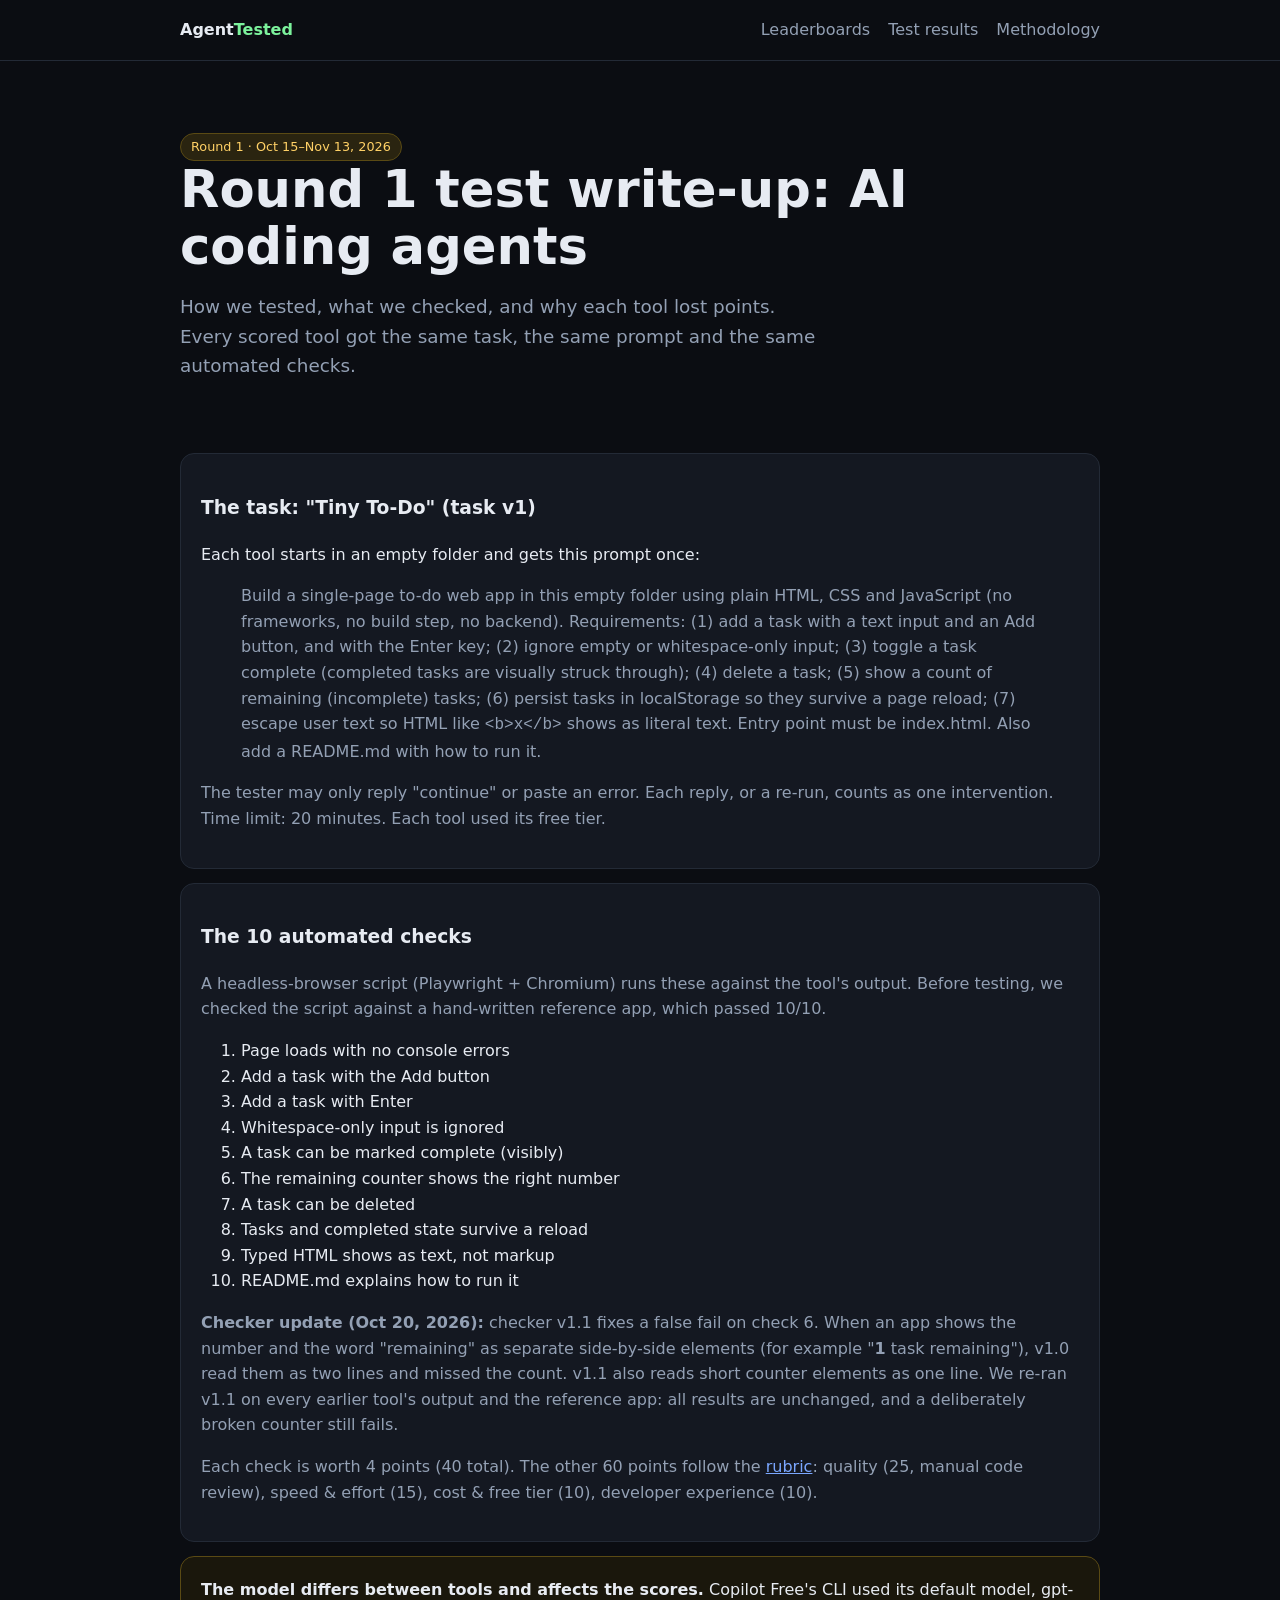
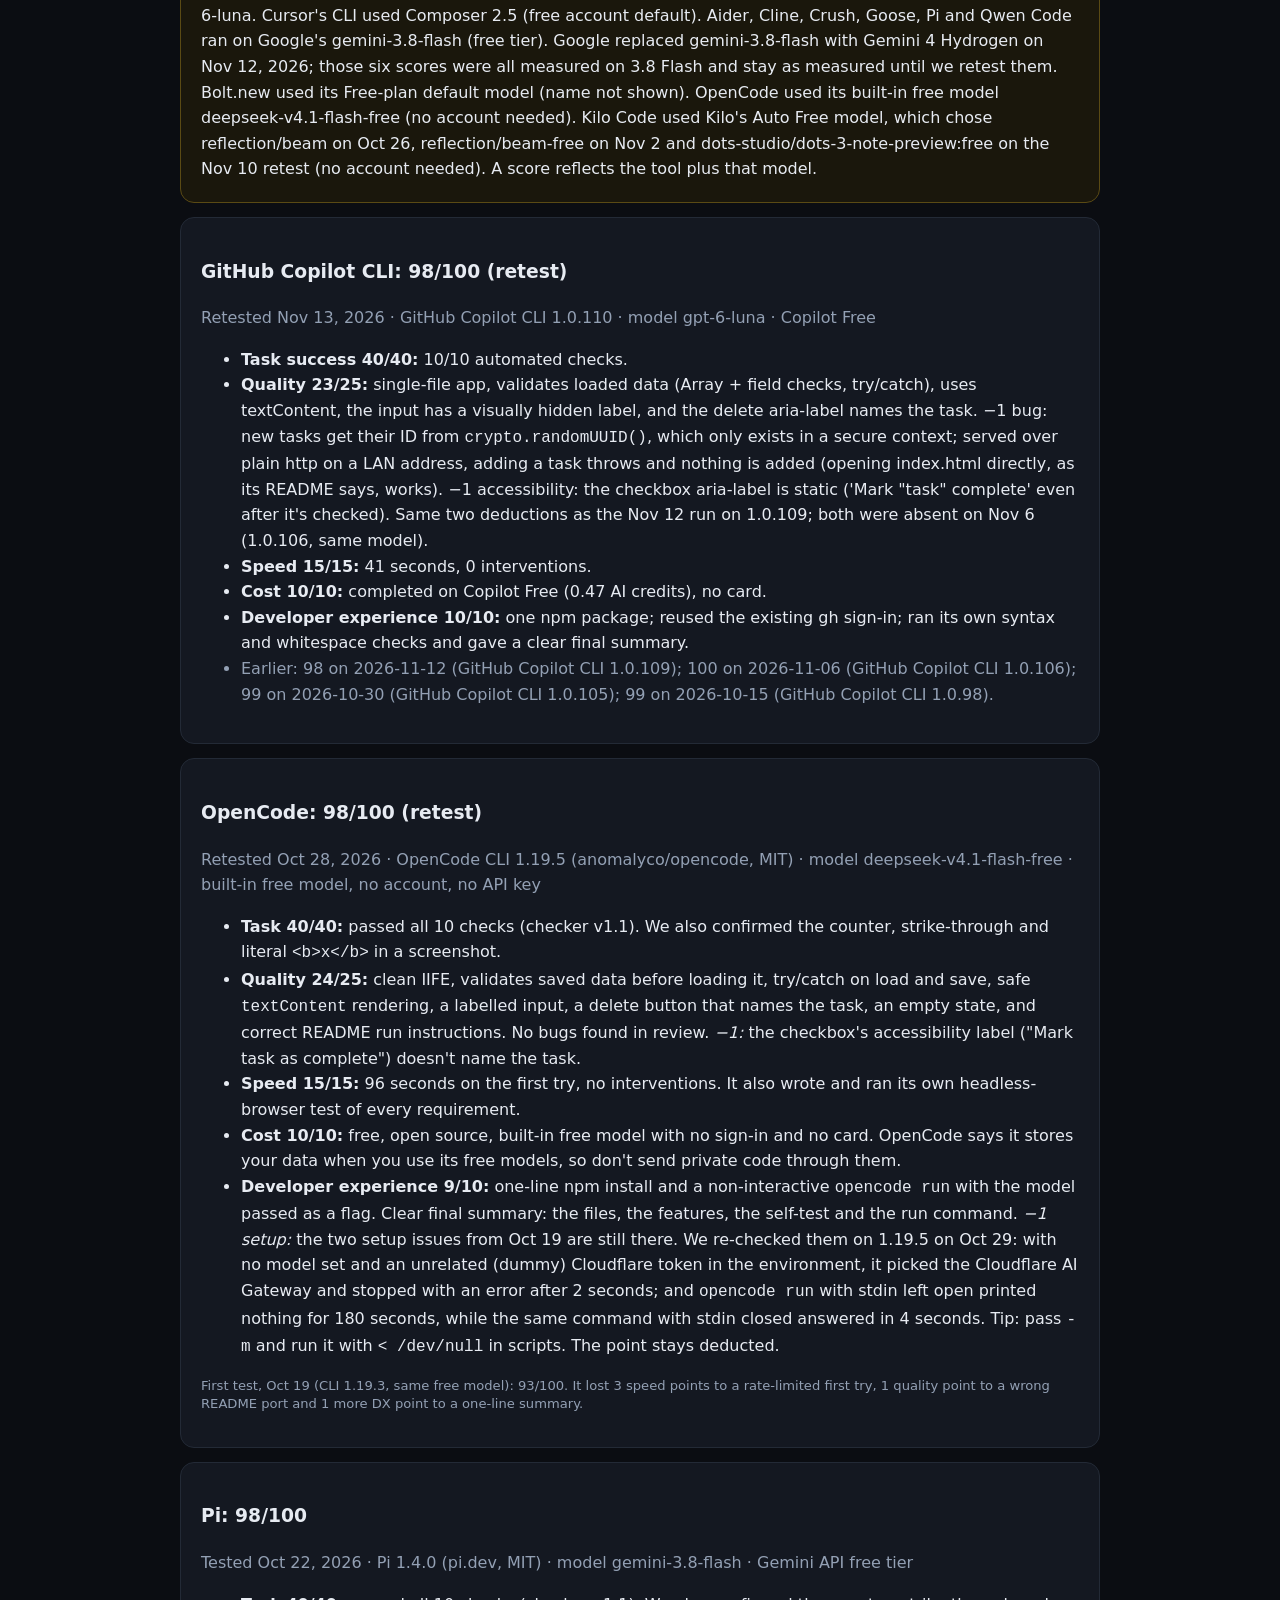
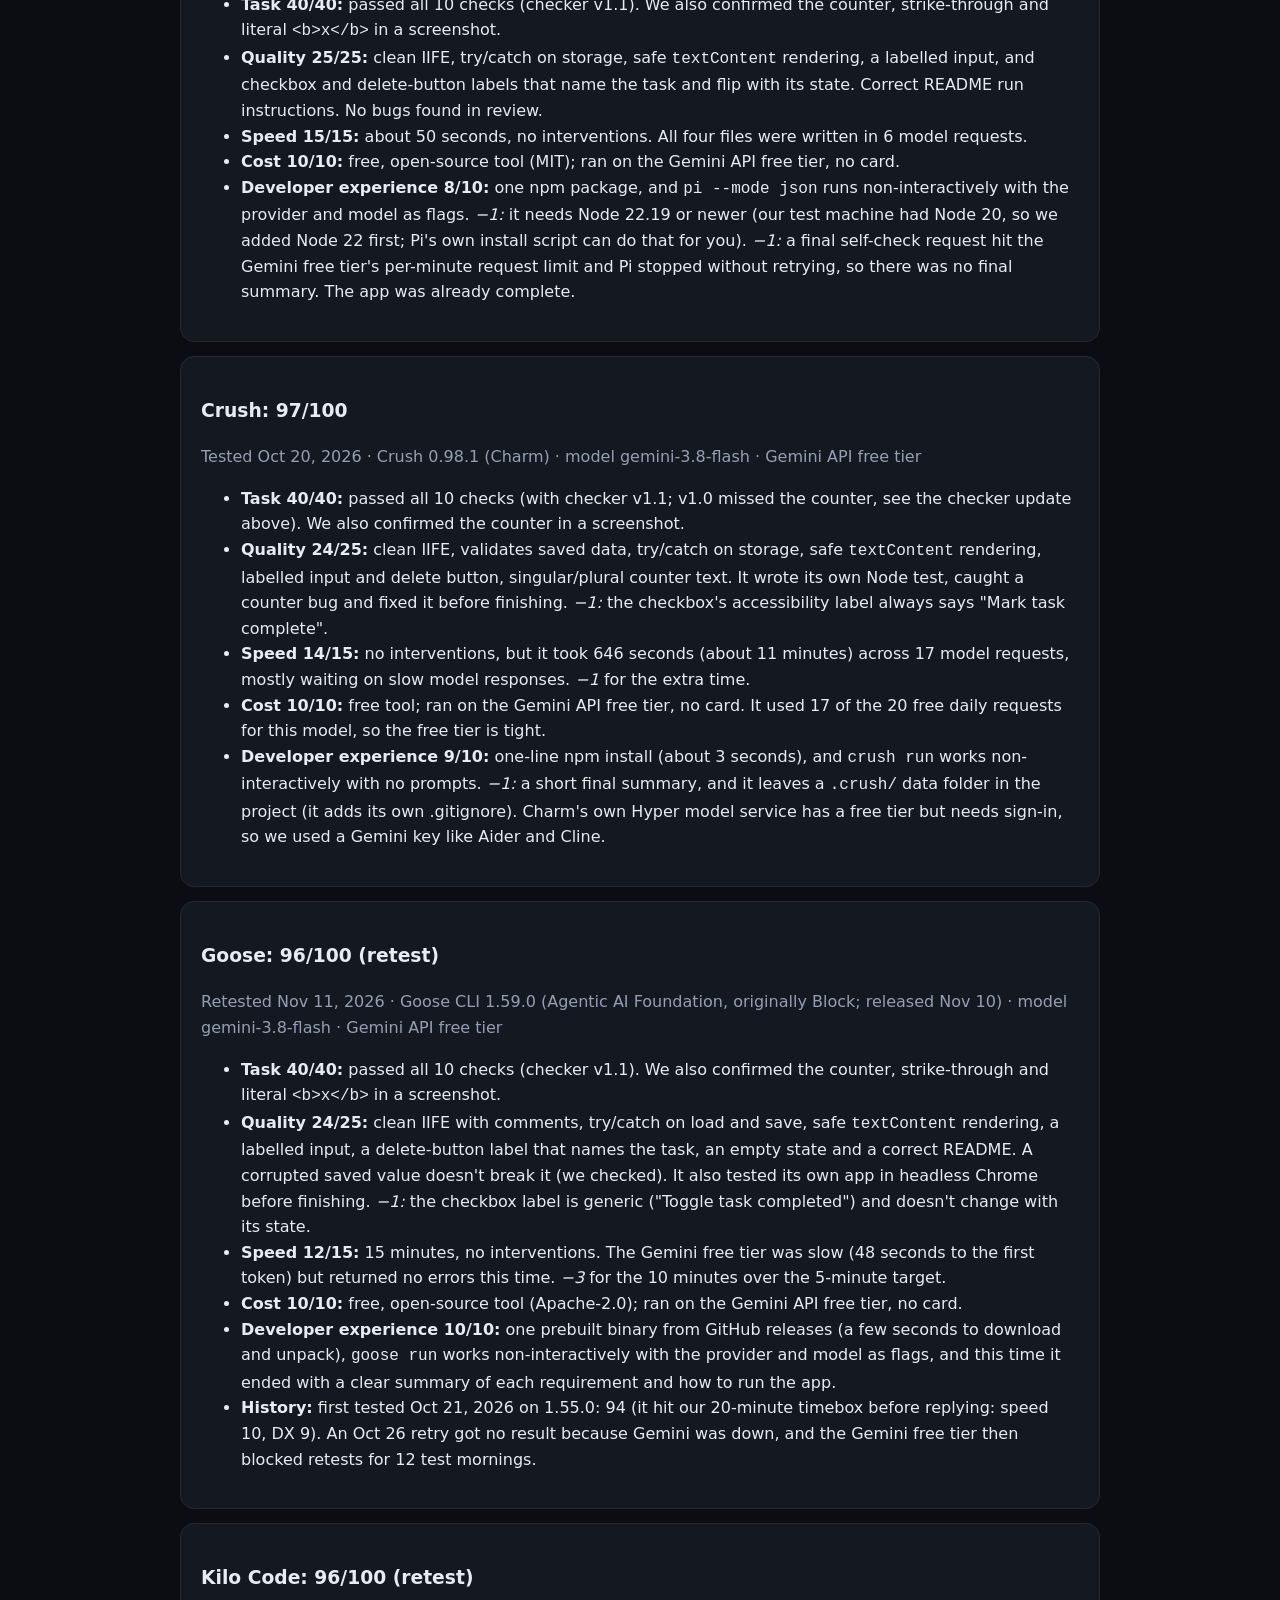
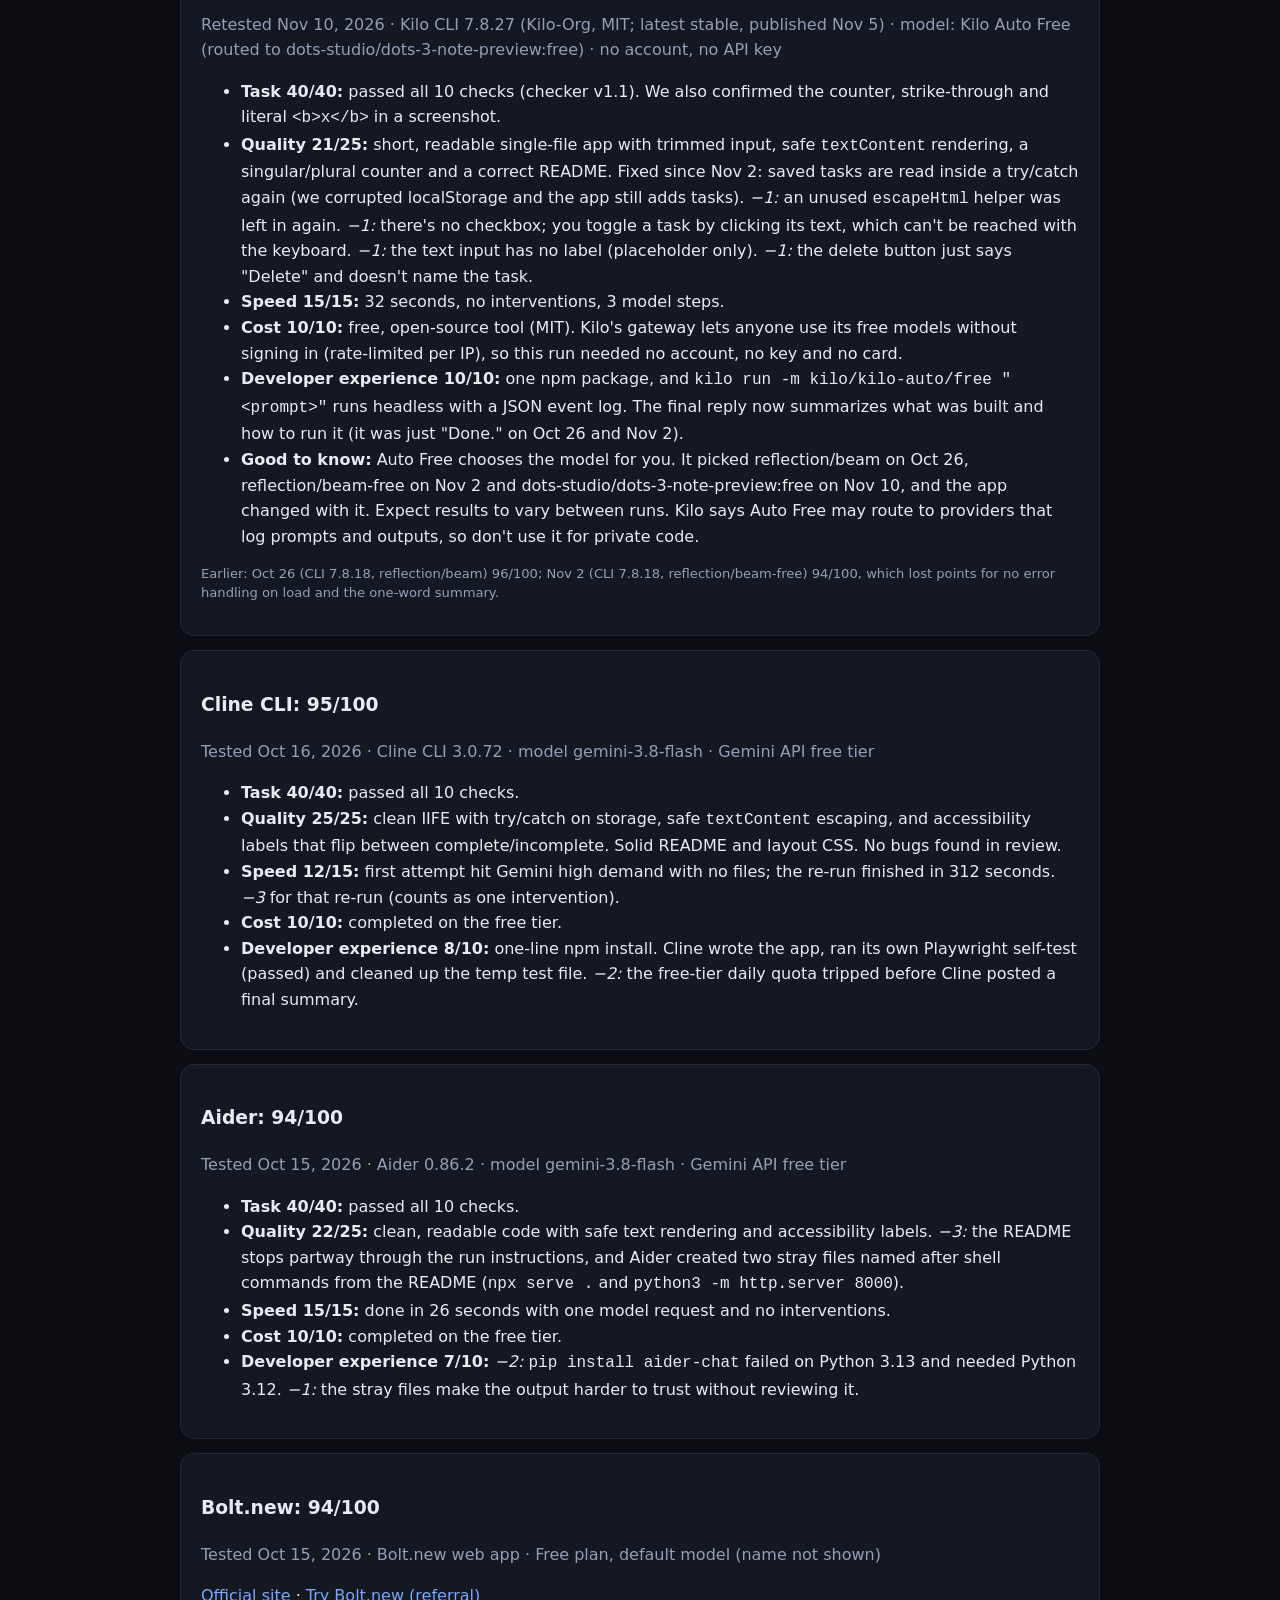
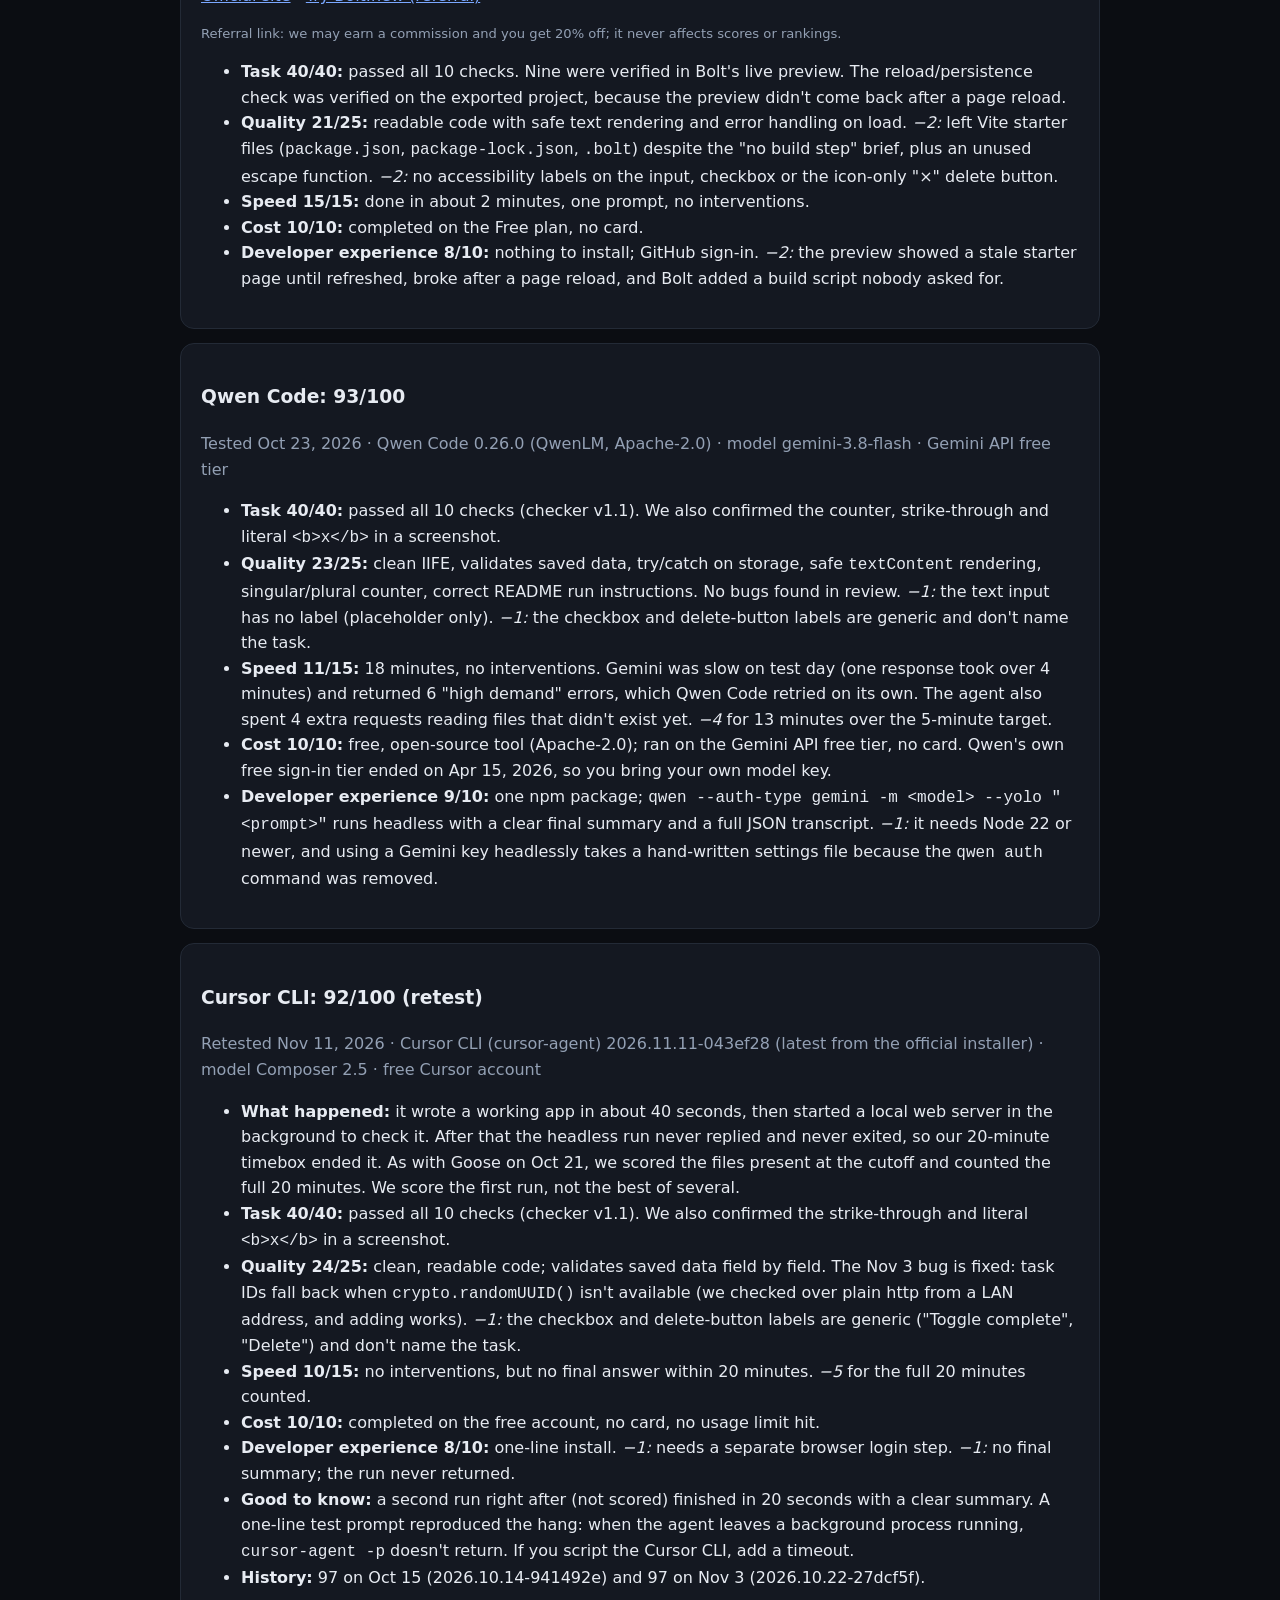
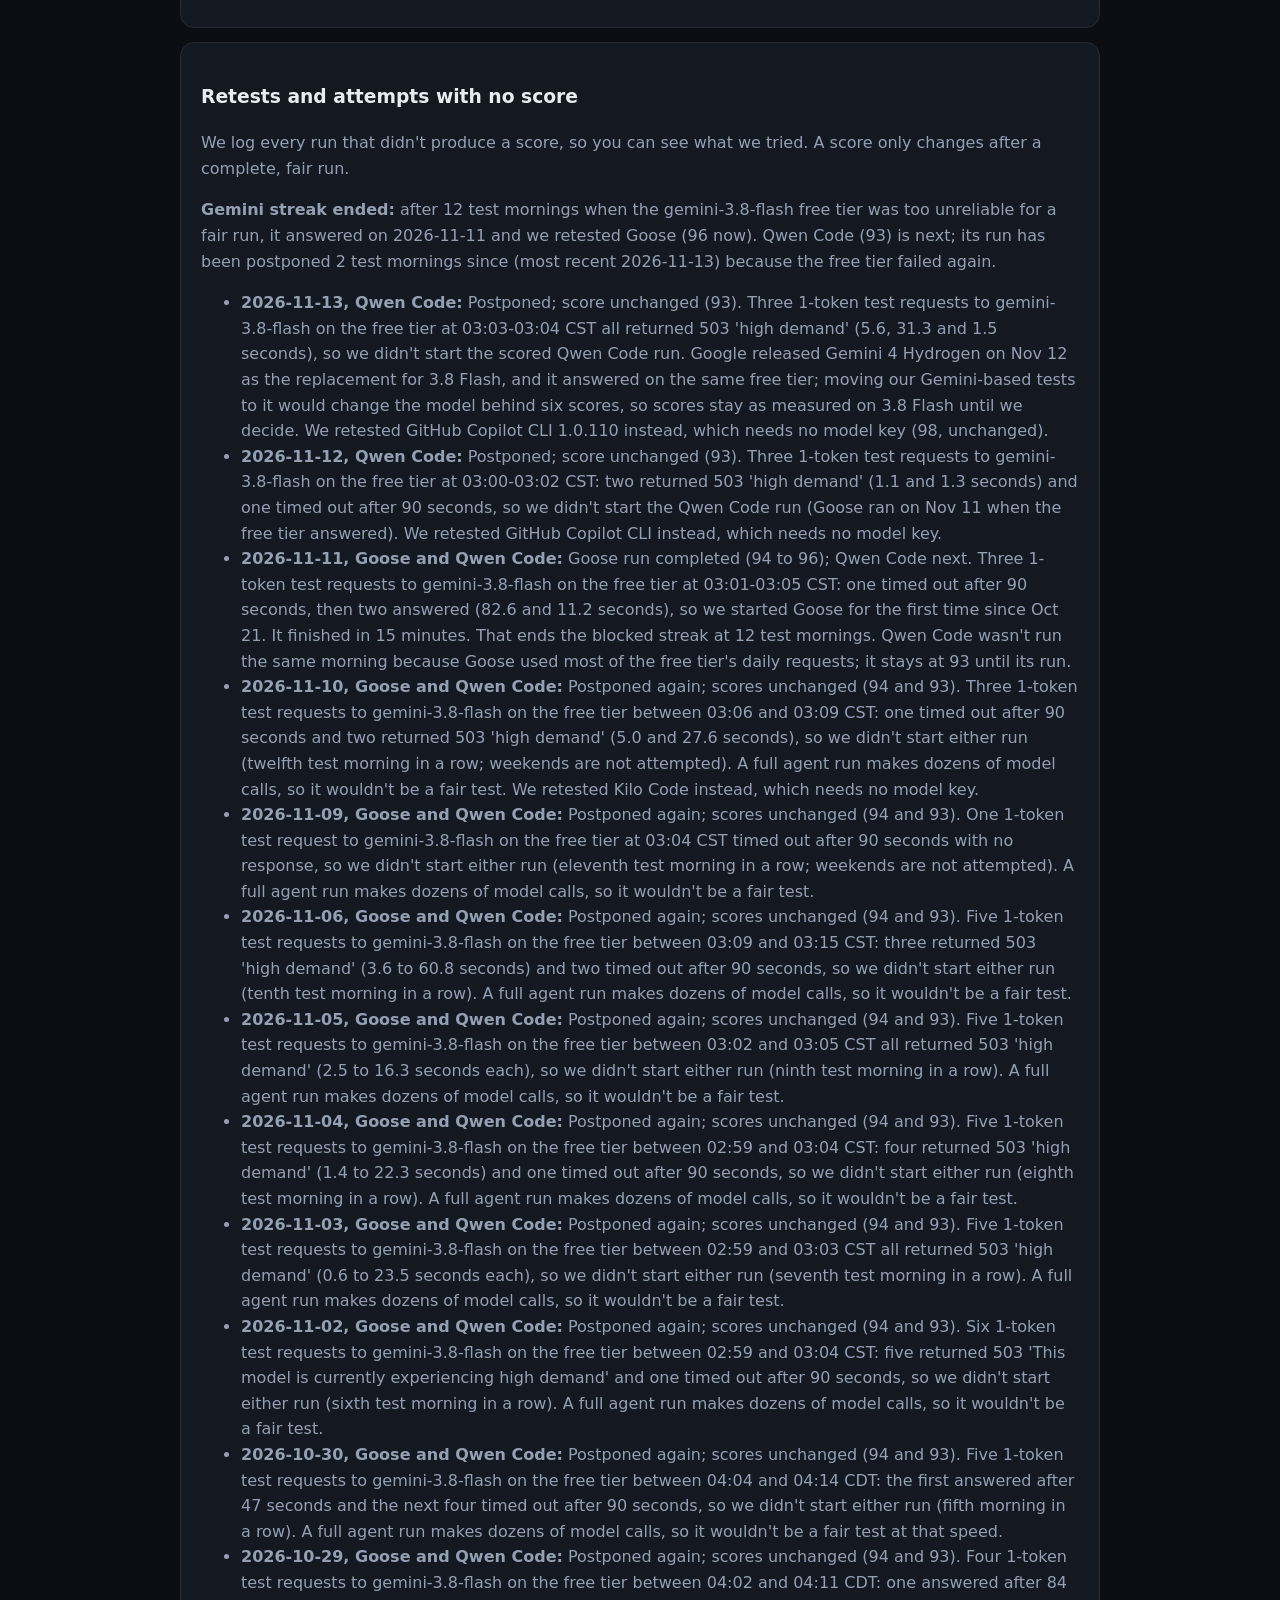
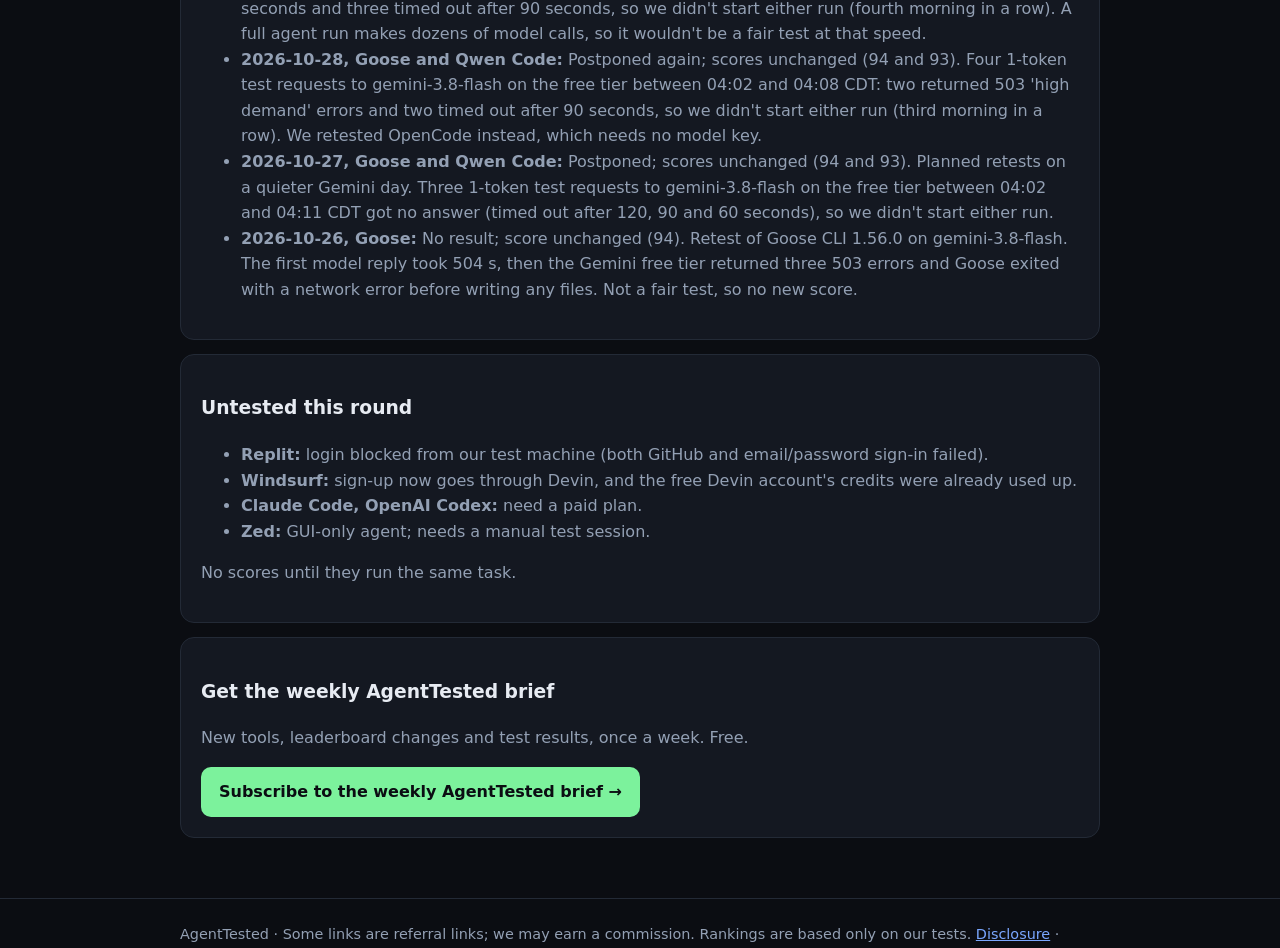
<file: tests.html>
<!doctype html><html lang="en"><head><meta charset="utf-8"><meta name="viewport" content="width=device-width,initial-scale=1"><title>Round 1 test write-up · AgentTested</title><meta name="description" content="How we tested 11 AI coding agents: one standard prompt, 10 automated browser checks and a 100-point rubric, with per-tool deductions."><link rel="stylesheet" href="assets/style.css"><!--seo--><link rel="canonical" href="https://agenttested-hq.github.io/agenttested/tests.html"><meta property="og:type" content="website"><meta property="og:site_name" content="AgentTested"><meta property="og:title" content="Round 1 test write-up"><meta property="og:description" content="How we tested 11 AI coding agents: one standard prompt, 10 automated browser checks and a 100-point rubric, with per-tool deductions."><meta property="og:url" content="https://agenttested-hq.github.io/agenttested/tests.html"><meta name="twitter:card" content="summary"><!--/seo--><!--icon--><link rel="icon" href="/agenttested/assets/favicon.svg" type="image/svg+xml"><!--/icon--><!--analytics--><script data-goatcounter="https://agenttested.goatcounter.com/count" async src="//gc.zgo.at/count.js"></script><!--/analytics--></head><body><header><div class="wrap"><a class="logo" href="./">Agent<span>Tested</span></a><nav><a href="leaderboard.html">Leaderboards</a><a href="tests.html">Test results</a><a href="about.html">Methodology</a></nav></div></header><main class="wrap"><section class="hero"><span class="badge">Round 1 · Oct 15–Nov 13, 2026</span><h1>Round 1 test write-up: AI coding agents</h1><p>How we tested, what we checked, and why each tool lost points. Every scored tool got the same task, the same prompt and the same automated checks.</p></section>
<div class="card"><h3>The task: "Tiny To-Do" (task v1)</h3><p>Each tool starts in an empty folder and gets this prompt once:</p>
<blockquote class="mut">Build a single-page to-do web app in this empty folder using plain HTML, CSS and JavaScript (no frameworks, no build step, no backend). Requirements: (1) add a task with a text input and an Add button, and with the Enter key; (2) ignore empty or whitespace-only input; (3) toggle a task complete (completed tasks are visually struck through); (4) delete a task; (5) show a count of remaining (incomplete) tasks; (6) persist tasks in localStorage so they survive a page reload; (7) escape user text so HTML like <code>&lt;b&gt;x&lt;/b&gt;</code> shows as literal text. Entry point must be index.html. Also add a README.md with how to run it.</blockquote>
<p class="mut">The tester may only reply "continue" or paste an error. Each reply, or a re-run, counts as one intervention. Time limit: 20 minutes. Each tool used its free tier.</p></div>
<div class="card"><h3>The 10 automated checks</h3><p class="mut">A headless-browser script (Playwright + Chromium) runs these against the tool's output. Before testing, we checked the script against a hand-written reference app, which passed 10/10.</p><ol>
<li>Page loads with no console errors</li><li>Add a task with the Add button</li><li>Add a task with Enter</li><li>Whitespace-only input is ignored</li><li>A task can be marked complete (visibly)</li><li>The remaining counter shows the right number</li><li>A task can be deleted</li><li>Tasks and completed state survive a reload</li><li>Typed HTML shows as text, not markup</li><li>README.md explains how to run it</li></ol>
<p class="mut"><b>Checker update (Oct 20, 2026):</b> checker v1.1 fixes a false fail on check 6. When an app shows the number and the word "remaining" as separate side-by-side elements (for example "<b>1</b> task remaining"), v1.0 read them as two lines and missed the count. v1.1 also reads short counter elements as one line. We re-ran v1.1 on every earlier tool's output and the reference app: all results are unchanged, and a deliberately broken counter still fails.</p>
<p class="mut">Each check is worth 4 points (40 total). The other 60 points follow the <a href="about.html">rubric</a>: quality (25, manual code review), speed &amp; effort (15), cost &amp; free tier (10), developer experience (10).</p></div>
<div class="card warn"><b>The model differs between tools and affects the scores.</b> Copilot Free's CLI used its default model, gpt-6-luna. Cursor's CLI used Composer 2.5 (free account default). Aider, Cline, Crush, Goose, Pi and Qwen Code ran on Google's gemini-3.8-flash (free tier). Google replaced gemini-3.8-flash with Gemini 4 Hydrogen on Nov 12, 2026; those six scores were all measured on 3.8 Flash and stay as measured until we retest them. Bolt.new used its Free-plan default model (name not shown). OpenCode used its built-in free model deepseek-v4.1-flash-free (no account needed). Kilo Code used Kilo's Auto Free model, which chose reflection/beam on Oct 26, reflection/beam-free on Nov 2 and dots-studio/dots-3-note-preview:free on the Nov 10 retest (no account needed). A score reflects the tool plus that model.</div>
<div class="card"><h3>GitHub Copilot CLI: 98/100 (retest)</h3><p class="mut">Retested Nov 13, 2026 · GitHub Copilot CLI 1.0.110 · model gpt-6-luna · Copilot Free</p><ul>
<li><b>Task success 40/40:</b> 10/10 automated checks.</li>
<li><b>Quality 23/25:</b> single-file app, validates loaded data (Array + field checks, try/catch), uses textContent, the input has a visually hidden label, and the delete aria-label names the task. −1 bug: new tasks get their ID from <code>crypto.randomUUID()</code>, which only exists in a secure context; served over plain http on a LAN address, adding a task throws and nothing is added (opening index.html directly, as its README says, works). −1 accessibility: the checkbox aria-label is static ('Mark "task" complete' even after it's checked). Same two deductions as the Nov 12 run on 1.0.109; both were absent on Nov 6 (1.0.106, same model).</li>
<li><b>Speed 15/15:</b> 41 seconds, 0 interventions.</li>
<li><b>Cost 10/10:</b> completed on Copilot Free (0.47 AI credits), no card.</li>
<li><b>Developer experience 10/10:</b> one npm package; reused the existing gh sign-in; ran its own syntax and whitespace checks and gave a clear final summary.</li>
<li class="mut">Earlier: 98 on 2026-11-12 (GitHub Copilot CLI 1.0.109); 100 on 2026-11-06 (GitHub Copilot CLI 1.0.106); 99 on 2026-10-30 (GitHub Copilot CLI 1.0.105); 99 on 2026-10-15 (GitHub Copilot CLI 1.0.98).</li></ul></div>
<div class="card"><h3>OpenCode: 98/100 (retest)</h3><p class="mut">Retested Oct 28, 2026 · OpenCode CLI 1.19.5 (anomalyco/opencode, MIT) · model deepseek-v4.1-flash-free · built-in free model, no account, no API key</p><ul>
<li><b>Task 40/40:</b> passed all 10 checks (checker v1.1). We also confirmed the counter, strike-through and literal <code>&lt;b&gt;x&lt;/b&gt;</code> in a screenshot.</li>
<li><b>Quality 24/25:</b> clean IIFE, validates saved data before loading it, try/catch on load and save, safe <code>textContent</code> rendering, a labelled input, a delete button that names the task, an empty state, and correct README run instructions. No bugs found in review. <i>−1:</i> the checkbox's accessibility label ("Mark task as complete") doesn't name the task.</li>
<li><b>Speed 15/15:</b> 96 seconds on the first try, no interventions. It also wrote and ran its own headless-browser test of every requirement.</li>
<li><b>Cost 10/10:</b> free, open source, built-in free model with no sign-in and no card. OpenCode says it stores your data when you use its free models, so don't send private code through them.</li>
<li><b>Developer experience 9/10:</b> one-line npm install and a non-interactive <code>opencode run</code> with the model passed as a flag. Clear final summary: the files, the features, the self-test and the run command. <i>−1 setup:</i> the two setup issues from Oct 19 are still there. We re-checked them on 1.19.5 on Oct 29: with no model set and an unrelated (dummy) Cloudflare token in the environment, it picked the Cloudflare AI Gateway and stopped with an error after 2 seconds; and <code>opencode run</code> with stdin left open printed nothing for 180 seconds, while the same command with stdin closed answered in 4 seconds. Tip: pass <code>-m</code> and run it with <code>&lt; /dev/null</code> in scripts. The point stays deducted.</li></ul>
<p class="mut sm">First test, Oct 19 (CLI 1.19.3, same free model): 93/100. It lost 3 speed points to a rate-limited first try, 1 quality point to a wrong README port and 1 more DX point to a one-line summary.</p></div>
<div class="card"><h3>Pi: 98/100</h3><p class="mut">Tested Oct 22, 2026 · Pi 1.4.0 (pi.dev, MIT) · model gemini-3.8-flash · Gemini API free tier</p><ul>
<li><b>Task 40/40:</b> passed all 10 checks (checker v1.1). We also confirmed the counter, strike-through and literal <code>&lt;b&gt;x&lt;/b&gt;</code> in a screenshot.</li>
<li><b>Quality 25/25:</b> clean IIFE, try/catch on storage, safe <code>textContent</code> rendering, a labelled input, and checkbox and delete-button labels that name the task and flip with its state. Correct README run instructions. No bugs found in review.</li>
<li><b>Speed 15/15:</b> about 50 seconds, no interventions. All four files were written in 6 model requests.</li>
<li><b>Cost 10/10:</b> free, open-source tool (MIT); ran on the Gemini API free tier, no card.</li>
<li><b>Developer experience 8/10:</b> one npm package, and <code>pi --mode json</code> runs non-interactively with the provider and model as flags. <i>−1:</i> it needs Node 22.19 or newer (our test machine had Node 20, so we added Node 22 first; Pi's own install script can do that for you). <i>−1:</i> a final self-check request hit the Gemini free tier's per-minute request limit and Pi stopped without retrying, so there was no final summary. The app was already complete.</li></ul></div>
<div class="card"><h3>Crush: 97/100</h3><p class="mut">Tested Oct 20, 2026 · Crush 0.98.1 (Charm) · model gemini-3.8-flash · Gemini API free tier</p><ul>
<li><b>Task 40/40:</b> passed all 10 checks (with checker v1.1; v1.0 missed the counter, see the checker update above). We also confirmed the counter in a screenshot.</li>
<li><b>Quality 24/25:</b> clean IIFE, validates saved data, try/catch on storage, safe <code>textContent</code> rendering, labelled input and delete button, singular/plural counter text. It wrote its own Node test, caught a counter bug and fixed it before finishing. <i>−1:</i> the checkbox's accessibility label always says "Mark task complete".</li>
<li><b>Speed 14/15:</b> no interventions, but it took 646 seconds (about 11 minutes) across 17 model requests, mostly waiting on slow model responses. <i>−1</i> for the extra time.</li>
<li><b>Cost 10/10:</b> free tool; ran on the Gemini API free tier, no card. It used 17 of the 20 free daily requests for this model, so the free tier is tight.</li>
<li><b>Developer experience 9/10:</b> one-line npm install (about 3 seconds), and <code>crush run</code> works non-interactively with no prompts. <i>−1:</i> a short final summary, and it leaves a <code>.crush/</code> data folder in the project (it adds its own .gitignore). Charm's own Hyper model service has a free tier but needs sign-in, so we used a Gemini key like Aider and Cline.</li></ul></div>
<div class="card"><h3>Goose: 96/100 (retest)</h3><p class="mut">Retested Nov 11, 2026 · Goose CLI 1.59.0 (Agentic AI Foundation, originally Block; released Nov 10) · model gemini-3.8-flash · Gemini API free tier</p><ul>
<li><b>Task 40/40:</b> passed all 10 checks (checker v1.1). We also confirmed the counter, strike-through and literal <code>&lt;b&gt;x&lt;/b&gt;</code> in a screenshot.</li>
<li><b>Quality 24/25:</b> clean IIFE with comments, try/catch on load and save, safe <code>textContent</code> rendering, a labelled input, a delete-button label that names the task, an empty state and a correct README. A corrupted saved value doesn't break it (we checked). It also tested its own app in headless Chrome before finishing. <i>−1:</i> the checkbox label is generic ("Toggle task completed") and doesn't change with its state.</li>
<li><b>Speed 12/15:</b> 15 minutes, no interventions. The Gemini free tier was slow (48 seconds to the first token) but returned no errors this time. <i>−3</i> for the 10 minutes over the 5-minute target.</li>
<li><b>Cost 10/10:</b> free, open-source tool (Apache-2.0); ran on the Gemini API free tier, no card.</li>
<li><b>Developer experience 10/10:</b> one prebuilt binary from GitHub releases (a few seconds to download and unpack), <code>goose run</code> works non-interactively with the provider and model as flags, and this time it ended with a clear summary of each requirement and how to run the app.</li>
<li><b>History:</b> first tested Oct 21, 2026 on 1.55.0: 94 (it hit our 20-minute timebox before replying: speed 10, DX 9). An Oct 26 retry got no result because Gemini was down, and the Gemini free tier then blocked retests for 12 test mornings.</li></ul></div>
<div class="card"><h3>Kilo Code: 96/100 (retest)</h3><p class="mut">Retested Nov 10, 2026 · Kilo CLI 7.8.27 (Kilo-Org, MIT; latest stable, published Nov 5) · model: Kilo Auto Free (routed to dots-studio/dots-3-note-preview:free) · no account, no API key</p><ul>
<li><b>Task 40/40:</b> passed all 10 checks (checker v1.1). We also confirmed the counter, strike-through and literal <code>&lt;b&gt;x&lt;/b&gt;</code> in a screenshot.</li>
<li><b>Quality 21/25:</b> short, readable single-file app with trimmed input, safe <code>textContent</code> rendering, a singular/plural counter and a correct README. Fixed since Nov 2: saved tasks are read inside a try/catch again (we corrupted localStorage and the app still adds tasks). <i>−1:</i> an unused <code>escapeHtml</code> helper was left in again. <i>−1:</i> there's no checkbox; you toggle a task by clicking its text, which can't be reached with the keyboard. <i>−1:</i> the text input has no label (placeholder only). <i>−1:</i> the delete button just says "Delete" and doesn't name the task.</li>
<li><b>Speed 15/15:</b> 32 seconds, no interventions, 3 model steps.</li>
<li><b>Cost 10/10:</b> free, open-source tool (MIT). Kilo's gateway lets anyone use its free models without signing in (rate-limited per IP), so this run needed no account, no key and no card.</li>
<li><b>Developer experience 10/10:</b> one npm package, and <code>kilo run -m kilo/kilo-auto/free "&lt;prompt&gt;"</code> runs headless with a JSON event log. The final reply now summarizes what was built and how to run it (it was just "Done." on Oct 26 and Nov 2).</li>
<li><b>Good to know:</b> Auto Free chooses the model for you. It picked reflection/beam on Oct 26, reflection/beam-free on Nov 2 and dots-studio/dots-3-note-preview:free on Nov 10, and the app changed with it. Expect results to vary between runs. Kilo says Auto Free may route to providers that log prompts and outputs, so don't use it for private code.</li></ul>
<p class="mut sm">Earlier: Oct 26 (CLI 7.8.18, reflection/beam) 96/100; Nov 2 (CLI 7.8.18, reflection/beam-free) 94/100, which lost points for no error handling on load and the one-word summary.</p></div>
<div class="card"><h3>Cline CLI: 95/100</h3><p class="mut">Tested Oct 16, 2026 · Cline CLI 3.0.72 · model gemini-3.8-flash · Gemini API free tier</p><ul>
<li><b>Task 40/40:</b> passed all 10 checks.</li>
<li><b>Quality 25/25:</b> clean IIFE with try/catch on storage, safe <code>textContent</code> escaping, and accessibility labels that flip between complete/incomplete. Solid README and layout CSS. No bugs found in review.</li>
<li><b>Speed 12/15:</b> first attempt hit Gemini high demand with no files; the re-run finished in 312 seconds. <i>−3</i> for that re-run (counts as one intervention).</li>
<li><b>Cost 10/10:</b> completed on the free tier.</li>
<li><b>Developer experience 8/10:</b> one-line npm install. Cline wrote the app, ran its own Playwright self-test (passed) and cleaned up the temp test file. <i>−2:</i> the free-tier daily quota tripped before Cline posted a final summary.</li></ul></div>
<div class="card"><h3>Aider: 94/100</h3><p class="mut">Tested Oct 15, 2026 · Aider 0.86.2 · model gemini-3.8-flash · Gemini API free tier</p><ul>
<li><b>Task 40/40:</b> passed all 10 checks.</li>
<li><b>Quality 22/25:</b> clean, readable code with safe text rendering and accessibility labels. <i>−3:</i> the README stops partway through the run instructions, and Aider created two stray files named after shell commands from the README (<code>npx serve .</code> and <code>python3 -m http.server 8000</code>).</li>
<li><b>Speed 15/15:</b> done in 26 seconds with one model request and no interventions.</li>
<li><b>Cost 10/10:</b> completed on the free tier.</li>
<li><b>Developer experience 7/10:</b> <i>−2:</i> <code>pip install aider-chat</code> failed on Python 3.13 and needed Python 3.12. <i>−1:</i> the stray files make the output harder to trust without reviewing it.</li></ul></div>
<div class="card"><h3>Bolt.new: 94/100</h3><p class="mut">Tested Oct 15, 2026 · Bolt.new web app · Free plan, default model (name not shown)</p><p><a href="https://bolt.new" rel="noopener" target="_blank">Official site</a> · <a href="https://bolt.cello.so/47zjYO5tbRY" rel="sponsored noopener" target="_blank">Try Bolt.new (referral)</a></p><p class="mut sm">Referral link: we may earn a commission and you get 20% off; it never affects scores or rankings.</p><ul>
<li><b>Task 40/40:</b> passed all 10 checks. Nine were verified in Bolt's live preview. The reload/persistence check was verified on the exported project, because the preview didn't come back after a page reload.</li>
<li><b>Quality 21/25:</b> readable code with safe text rendering and error handling on load. <i>−2:</i> left Vite starter files (<code>package.json</code>, <code>package-lock.json</code>, <code>.bolt</code>) despite the "no build step" brief, plus an unused escape function. <i>−2:</i> no accessibility labels on the input, checkbox or the icon-only "×" delete button.</li>
<li><b>Speed 15/15:</b> done in about 2 minutes, one prompt, no interventions.</li>
<li><b>Cost 10/10:</b> completed on the Free plan, no card.</li>
<li><b>Developer experience 8/10:</b> nothing to install; GitHub sign-in. <i>−2:</i> the preview showed a stale starter page until refreshed, broke after a page reload, and Bolt added a build script nobody asked for.</li></ul></div>
<div class="card"><h3>Qwen Code: 93/100</h3><p class="mut">Tested Oct 23, 2026 · Qwen Code 0.26.0 (QwenLM, Apache-2.0) · model gemini-3.8-flash · Gemini API free tier</p><ul>
<li><b>Task 40/40:</b> passed all 10 checks (checker v1.1). We also confirmed the counter, strike-through and literal <code>&lt;b&gt;x&lt;/b&gt;</code> in a screenshot.</li>
<li><b>Quality 23/25:</b> clean IIFE, validates saved data, try/catch on storage, safe <code>textContent</code> rendering, singular/plural counter, correct README run instructions. No bugs found in review. <i>−1:</i> the text input has no label (placeholder only). <i>−1:</i> the checkbox and delete-button labels are generic and don't name the task.</li>
<li><b>Speed 11/15:</b> 18 minutes, no interventions. Gemini was slow on test day (one response took over 4 minutes) and returned 6 "high demand" errors, which Qwen Code retried on its own. The agent also spent 4 extra requests reading files that didn't exist yet. <i>−4</i> for 13 minutes over the 5-minute target.</li>
<li><b>Cost 10/10:</b> free, open-source tool (Apache-2.0); ran on the Gemini API free tier, no card. Qwen's own free sign-in tier ended on Apr 15, 2026, so you bring your own model key.</li>
<li><b>Developer experience 9/10:</b> one npm package; <code>qwen --auth-type gemini -m &lt;model&gt; --yolo "&lt;prompt&gt;"</code> runs headless with a clear final summary and a full JSON transcript. <i>−1:</i> it needs Node 22 or newer, and using a Gemini key headlessly takes a hand-written settings file because the <code>qwen auth</code> command was removed.</li></ul></div>
<div class="card"><h3>Cursor CLI: 92/100 (retest)</h3><p class="mut">Retested Nov 11, 2026 · Cursor CLI (cursor-agent) 2026.11.11-043ef28 (latest from the official installer) · model Composer 2.5 · free Cursor account</p><ul>
<li><b>What happened:</b> it wrote a working app in about 40 seconds, then started a local web server in the background to check it. After that the headless run never replied and never exited, so our 20-minute timebox ended it. As with Goose on Oct 21, we scored the files present at the cutoff and counted the full 20 minutes. We score the first run, not the best of several.</li>
<li><b>Task 40/40:</b> passed all 10 checks (checker v1.1). We also confirmed the strike-through and literal <code>&lt;b&gt;x&lt;/b&gt;</code> in a screenshot.</li>
<li><b>Quality 24/25:</b> clean, readable code; validates saved data field by field. The Nov 3 bug is fixed: task IDs fall back when <code>crypto.randomUUID()</code> isn't available (we checked over plain http from a LAN address, and adding works). <i>−1:</i> the checkbox and delete-button labels are generic ("Toggle complete", "Delete") and don't name the task.</li>
<li><b>Speed 10/15:</b> no interventions, but no final answer within 20 minutes. <i>−5</i> for the full 20 minutes counted.</li>
<li><b>Cost 10/10:</b> completed on the free account, no card, no usage limit hit.</li>
<li><b>Developer experience 8/10:</b> one-line install. <i>−1:</i> needs a separate browser login step. <i>−1:</i> no final summary; the run never returned.</li>
<li><b>Good to know:</b> a second run right after (not scored) finished in 20 seconds with a clear summary. A one-line test prompt reproduced the hang: when the agent leaves a background process running, <code>cursor-agent -p</code> doesn't return. If you script the Cursor CLI, add a timeout.</li>
<li><b>History:</b> 97 on Oct 15 (2026.10.14-941492e) and 97 on Nov 3 (2026.10.22-27dcf5f).</li></ul></div>
<div class="card" id="attempts"><h3>Retests and attempts with no score</h3><p class="mut">We log every run that didn't produce a score, so you can see what we tried. A score only changes after a complete, fair run.</p><p class="mut"><b>Gemini streak ended:</b> after 12 test mornings when the gemini-3.8-flash free tier was too unreliable for a fair run, it answered on 2026-11-11 and we retested Goose (96 now). Qwen Code (93) is next; its run has been postponed 2 test mornings since (most recent 2026-11-13) because the free tier failed again.</p><ul class="mut"><li><b>2026-11-13, Qwen Code:</b> Postponed; score unchanged (93). Three 1-token test requests to gemini-3.8-flash on the free tier at 03:03-03:04 CST all returned 503 &#x27;high demand&#x27; (5.6, 31.3 and 1.5 seconds), so we didn&#x27;t start the scored Qwen Code run. Google released Gemini 4 Hydrogen on Nov 12 as the replacement for 3.8 Flash, and it answered on the same free tier; moving our Gemini-based tests to it would change the model behind six scores, so scores stay as measured on 3.8 Flash until we decide. We retested GitHub Copilot CLI 1.0.110 instead, which needs no model key (98, unchanged).</li><li><b>2026-11-12, Qwen Code:</b> Postponed; score unchanged (93). Three 1-token test requests to gemini-3.8-flash on the free tier at 03:00-03:02 CST: two returned 503 &#x27;high demand&#x27; (1.1 and 1.3 seconds) and one timed out after 90 seconds, so we didn&#x27;t start the Qwen Code run (Goose ran on Nov 11 when the free tier answered). We retested GitHub Copilot CLI instead, which needs no model key.</li><li><b>2026-11-11, Goose and Qwen Code:</b> Goose run completed (94 to 96); Qwen Code next. Three 1-token test requests to gemini-3.8-flash on the free tier at 03:01-03:05 CST: one timed out after 90 seconds, then two answered (82.6 and 11.2 seconds), so we started Goose for the first time since Oct 21. It finished in 15 minutes. That ends the blocked streak at 12 test mornings. Qwen Code wasn&#x27;t run the same morning because Goose used most of the free tier&#x27;s daily requests; it stays at 93 until its run.</li><li><b>2026-11-10, Goose and Qwen Code:</b> Postponed again; scores unchanged (94 and 93). Three 1-token test requests to gemini-3.8-flash on the free tier between 03:06 and 03:09 CST: one timed out after 90 seconds and two returned 503 &#x27;high demand&#x27; (5.0 and 27.6 seconds), so we didn&#x27;t start either run (twelfth test morning in a row; weekends are not attempted). A full agent run makes dozens of model calls, so it wouldn&#x27;t be a fair test. We retested Kilo Code instead, which needs no model key.</li><li><b>2026-11-09, Goose and Qwen Code:</b> Postponed again; scores unchanged (94 and 93). One 1-token test request to gemini-3.8-flash on the free tier at 03:04 CST timed out after 90 seconds with no response, so we didn&#x27;t start either run (eleventh test morning in a row; weekends are not attempted). A full agent run makes dozens of model calls, so it wouldn&#x27;t be a fair test.</li><li><b>2026-11-06, Goose and Qwen Code:</b> Postponed again; scores unchanged (94 and 93). Five 1-token test requests to gemini-3.8-flash on the free tier between 03:09 and 03:15 CST: three returned 503 &#x27;high demand&#x27; (3.6 to 60.8 seconds) and two timed out after 90 seconds, so we didn&#x27;t start either run (tenth test morning in a row). A full agent run makes dozens of model calls, so it wouldn&#x27;t be a fair test.</li><li><b>2026-11-05, Goose and Qwen Code:</b> Postponed again; scores unchanged (94 and 93). Five 1-token test requests to gemini-3.8-flash on the free tier between 03:02 and 03:05 CST all returned 503 &#x27;high demand&#x27; (2.5 to 16.3 seconds each), so we didn&#x27;t start either run (ninth test morning in a row). A full agent run makes dozens of model calls, so it wouldn&#x27;t be a fair test.</li><li><b>2026-11-04, Goose and Qwen Code:</b> Postponed again; scores unchanged (94 and 93). Five 1-token test requests to gemini-3.8-flash on the free tier between 02:59 and 03:04 CST: four returned 503 &#x27;high demand&#x27; (1.4 to 22.3 seconds) and one timed out after 90 seconds, so we didn&#x27;t start either run (eighth test morning in a row). A full agent run makes dozens of model calls, so it wouldn&#x27;t be a fair test.</li><li><b>2026-11-03, Goose and Qwen Code:</b> Postponed again; scores unchanged (94 and 93). Five 1-token test requests to gemini-3.8-flash on the free tier between 02:59 and 03:03 CST all returned 503 &#x27;high demand&#x27; (0.6 to 23.5 seconds each), so we didn&#x27;t start either run (seventh test morning in a row). A full agent run makes dozens of model calls, so it wouldn&#x27;t be a fair test.</li><li><b>2026-11-02, Goose and Qwen Code:</b> Postponed again; scores unchanged (94 and 93). Six 1-token test requests to gemini-3.8-flash on the free tier between 02:59 and 03:04 CST: five returned 503 &#x27;This model is currently experiencing high demand&#x27; and one timed out after 90 seconds, so we didn&#x27;t start either run (sixth test morning in a row). A full agent run makes dozens of model calls, so it wouldn&#x27;t be a fair test.</li><li><b>2026-10-30, Goose and Qwen Code:</b> Postponed again; scores unchanged (94 and 93). Five 1-token test requests to gemini-3.8-flash on the free tier between 04:04 and 04:14 CDT: the first answered after 47 seconds and the next four timed out after 90 seconds, so we didn&#x27;t start either run (fifth morning in a row). A full agent run makes dozens of model calls, so it wouldn&#x27;t be a fair test at that speed.</li><li><b>2026-10-29, Goose and Qwen Code:</b> Postponed again; scores unchanged (94 and 93). Four 1-token test requests to gemini-3.8-flash on the free tier between 04:02 and 04:11 CDT: one answered after 84 seconds and three timed out after 90 seconds, so we didn&#x27;t start either run (fourth morning in a row). A full agent run makes dozens of model calls, so it wouldn&#x27;t be a fair test at that speed.</li><li><b>2026-10-28, Goose and Qwen Code:</b> Postponed again; scores unchanged (94 and 93). Four 1-token test requests to gemini-3.8-flash on the free tier between 04:02 and 04:08 CDT: two returned 503 &#x27;high demand&#x27; errors and two timed out after 90 seconds, so we didn&#x27;t start either run (third morning in a row). We retested OpenCode instead, which needs no model key.</li><li><b>2026-10-27, Goose and Qwen Code:</b> Postponed; scores unchanged (94 and 93). Planned retests on a quieter Gemini day. Three 1-token test requests to gemini-3.8-flash on the free tier between 04:02 and 04:11 CDT got no answer (timed out after 120, 90 and 60 seconds), so we didn&#x27;t start either run.</li><li><b>2026-10-26, Goose:</b> No result; score unchanged (94). Retest of Goose CLI 1.56.0 on gemini-3.8-flash. The first model reply took 504 s, then the Gemini free tier returned three 503 errors and Goose exited with a network error before writing any files. Not a fair test, so no new score.</li></ul></div>
<div class="card"><h3>Untested this round</h3><ul class="mut">
<li><b>Replit:</b> login blocked from our test machine (both GitHub and email/password sign-in failed).</li>
<li><b>Windsurf:</b> sign-up now goes through Devin, and the free Devin account's credits were already used up.</li>
<li><b>Claude Code, OpenAI Codex:</b> need a paid plan.</li>
<li><b>Zed:</b> GUI-only agent; needs a manual test session.</li></ul><p class="mut">No scores until they run the same task.</p></div>
<div class="card"><h3>Get the weekly AgentTested brief</h3><p class="mut">New tools, leaderboard changes and test results, once a week. Free.</p><a class="btn" href="https://agenttested.beehiiv.com/subscribe" target="_blank" rel="noopener">Subscribe to the weekly AgentTested brief →</a></div>
</main>
<footer><div class="wrap">AgentTested · Some links are referral links; we may earn a commission. Rankings are based only on our tests. <a href="about.html#referrals">Disclosure</a> · <a href="work-with-us.html">Work with us</a> · Rankings can't be bought. Data last updated <span id="upd">2026-11-13</span>.<br>AgentTested is not affiliated with agenttested.ai or @agenttested on X. Our only site is agenttested-hq.github.io/agenttested.</div></footer><script src="assets/app.js"></script></body></html>
</file>
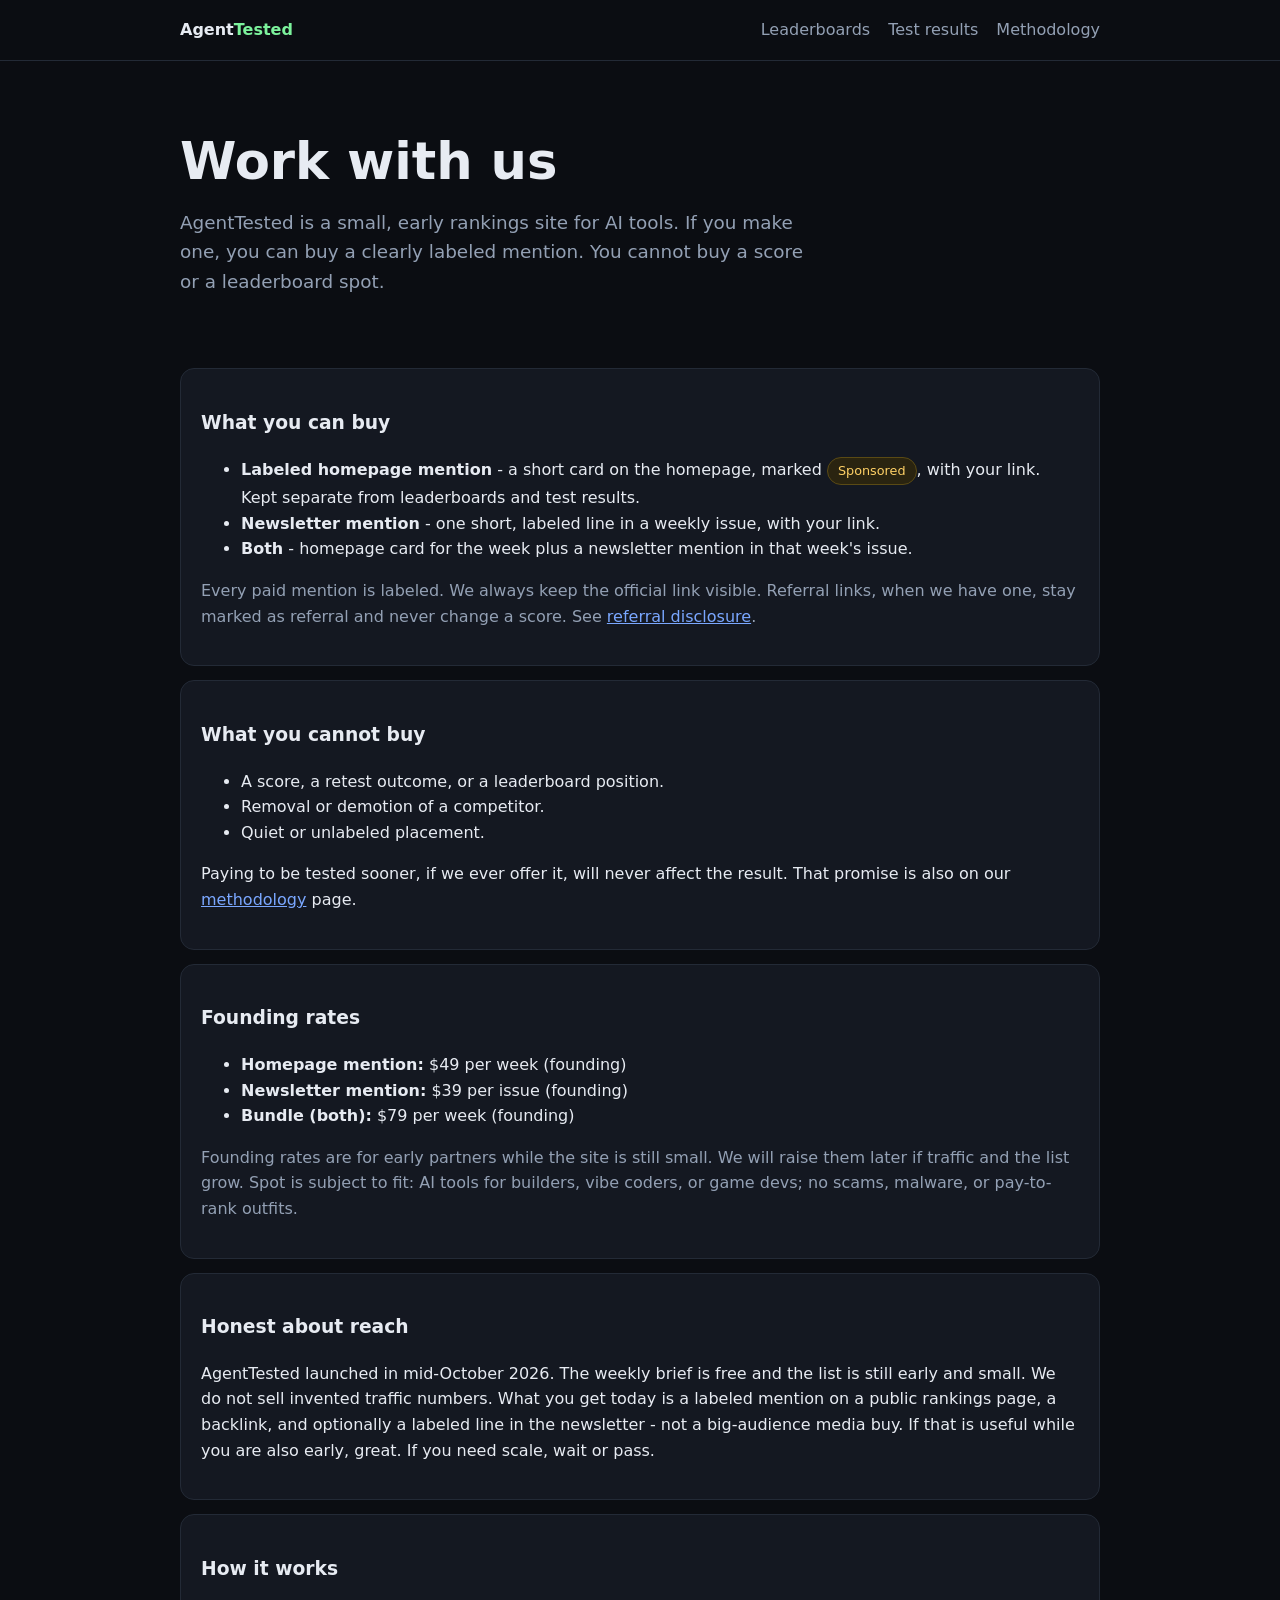
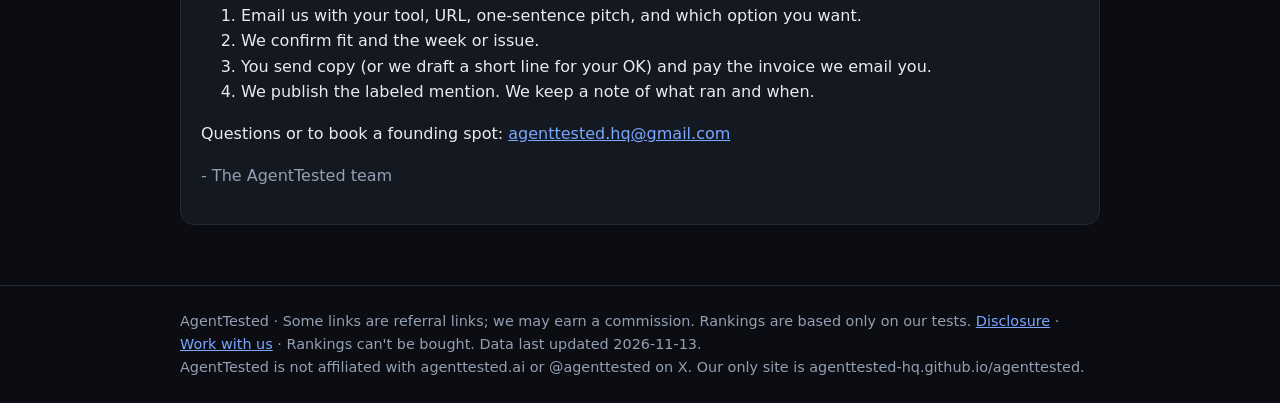
<file: work-with-us.html>
<!doctype html><html lang="en"><head><meta charset="utf-8"><meta name="viewport" content="width=device-width,initial-scale=1"><title>Work with us · AgentTested</title><meta name="description" content="Labeled placements for AI tool makers on AgentTested. Rankings cannot be bought."><link rel="stylesheet" href="assets/style.css"><!--seo--><link rel="canonical" href="https://agenttested-hq.github.io/agenttested/work-with-us.html"><meta property="og:type" content="website"><meta property="og:site_name" content="AgentTested"><meta property="og:title" content="Work with us"><meta property="og:description" content="Labeled placements for AI tool makers on AgentTested. Rankings cannot be bought."><meta property="og:url" content="https://agenttested-hq.github.io/agenttested/work-with-us.html"><meta name="twitter:card" content="summary"><!--/seo--><!--icon--><link rel="icon" href="/agenttested/assets/favicon.svg" type="image/svg+xml"><!--/icon--><!--analytics--><script data-goatcounter="https://agenttested.goatcounter.com/count" async src="//gc.zgo.at/count.js"></script><!--/analytics--></head><body><header><div class="wrap"><a class="logo" href="./">Agent<span>Tested</span></a><nav><a href="leaderboard.html">Leaderboards</a><a href="tests.html">Test results</a><a href="about.html">Methodology</a></nav></div></header><main class="wrap">
<section class="hero"><h1>Work with us</h1><p>AgentTested is a small, early rankings site for AI tools. If you make one, you can buy a clearly labeled mention. You cannot buy a score or a leaderboard spot.</p></section>

<div class="card"><h3>What you can buy</h3><ul>
<li><b>Labeled homepage mention</b> - a short card on the homepage, marked <span class="badge">Sponsored</span>, with your link. Kept separate from leaderboards and test results.</li>
<li><b>Newsletter mention</b> - one short, labeled line in a weekly issue, with your link.</li>
<li><b>Both</b> - homepage card for the week plus a newsletter mention in that week&#x27;s issue.</li></ul>
<p class="mut">Every paid mention is labeled. We always keep the official link visible. Referral links, when we have one, stay marked as referral and never change a score. See <a href="about.html#referrals">referral disclosure</a>.</p></div>

<div class="card"><h3>What you cannot buy</h3><ul>
<li>A score, a retest outcome, or a leaderboard position.</li>
<li>Removal or demotion of a competitor.</li>
<li>Quiet or unlabeled placement.</li></ul>
<p>Paying to be tested sooner, if we ever offer it, will never affect the result. That promise is also on our <a href="about.html">methodology</a> page.</p></div>

<div class="card"><h3>Founding rates</h3>
<ul>
<li><b>Homepage mention:</b> $49 per week (founding)</li>
<li><b>Newsletter mention:</b> $39 per issue (founding)</li>
<li><b>Bundle (both):</b> $79 per week (founding)</li></ul>
<p class="mut">Founding rates are for early partners while the site is still small. We will raise them later if traffic and the list grow. Spot is subject to fit: AI tools for builders, vibe coders, or game devs; no scams, malware, or pay-to-rank outfits.</p></div>

<div class="card"><h3>Honest about reach</h3><p>AgentTested launched in mid-October 2026. The weekly brief is free and the list is still early and small. We do not sell invented traffic numbers. What you get today is a labeled mention on a public rankings page, a backlink, and optionally a labeled line in the newsletter - not a big-audience media buy. If that is useful while you are also early, great. If you need scale, wait or pass.</p></div>

<div class="card"><h3>How it works</h3><ol>
<li>Email us with your tool, URL, one-sentence pitch, and which option you want.</li>
<li>We confirm fit and the week or issue.</li>
<li>You send copy (or we draft a short line for your OK) and pay the invoice we email you.</li>
<li>We publish the labeled mention. We keep a note of what ran and when.</li></ol>
<p>Questions or to book a founding spot: <a href="mailto:agenttested.hq@gmail.com">agenttested.hq@gmail.com</a></p>
<p class="mut">- The AgentTested team</p></div>
</main>
<footer><div class="wrap">AgentTested · Some links are referral links; we may earn a commission. Rankings are based only on our tests. <a href="about.html#referrals">Disclosure</a> · <a href="work-with-us.html">Work with us</a> · Rankings can&#x27;t be bought. Data last updated <span id="upd">2026-11-13</span>.<br>AgentTested is not affiliated with agenttested.ai or @agenttested on X. Our only site is agenttested-hq.github.io/agenttested.</div></footer><script src="assets/app.js"></script></body></html>
</file>
<file: assets/style.css>
:root{--bg:#0b0d12;--card:#141821;--line:#232a36;--txt:#e7ebf2;--mut:#93a0b4;--acc:#7cf29c;--acc2:#7aa7ff}
*{box-sizing:border-box}body{margin:0;background:var(--bg);color:var(--txt);font:16px/1.6 system-ui,-apple-system,Segoe UI,Roboto,sans-serif}
a{color:var(--acc2)}.wrap{max-width:960px;margin:0 auto;padding:0 20px}
header{border-bottom:1px solid var(--line)}header .wrap{display:flex;justify-content:space-between;align-items:center;height:60px}
.logo{font-weight:800;color:var(--txt);text-decoration:none}.logo span{color:var(--acc)}nav a{color:var(--mut);margin-left:18px;text-decoration:none}nav a:hover{color:var(--txt)}
.hero{padding:72px 0 40px}.hero h1{font-size:clamp(2rem,5vw,3.2rem);line-height:1.1;margin:0 0 16px}.hero p{color:var(--mut);font-size:1.15rem;max-width:640px}
.card{background:var(--card);border:1px solid var(--line);border-radius:14px;padding:20px;margin:14px 0}
.grid{display:grid;grid-template-columns:repeat(auto-fit,minmax(260px,1fr));gap:14px}
.badge{display:inline-block;font-size:.8rem;padding:3px 10px;border-radius:99px;background:#2a2410;color:#ffd166;border:1px solid #5a4a14}
.soon{background:#13202e;color:var(--acc2);border-color:#24405e}
table{width:100%;border-collapse:collapse}th,td{text-align:left;padding:12px 8px;border-bottom:1px solid var(--line);vertical-align:top}th{color:var(--mut);font-weight:600;font-size:.85rem}
.yes{color:var(--acc)}.no{color:#ff8a8a}.mut{color:var(--mut)}
input,button{font:inherit;padding:10px 14px;border-radius:10px;border:1px solid var(--line);background:#0f131a;color:var(--mut)}button{opacity:.6}
footer{border-top:1px solid var(--line);margin-top:60px;padding:24px 0;color:var(--mut);font-size:.9rem}
@media(max-width:640px){.hide-sm{display:none}}
.btn{display:inline-block;background:var(--acc);color:#0b0d12;font-weight:700;padding:12px 18px;border-radius:10px;text-decoration:none}.btn:hover{filter:brightness(1.1)}
.score{font-size:1.4rem;color:var(--acc)}.sm{font-size:.82rem;line-height:1.4;margin-top:4px}
.warn{border-color:#5a4a14;background:#1a170c}
#earlier{margin-top:16px}#earlier summary{cursor:pointer}#earlier ul{margin:10px 0 0;padding-left:20px}#earlier li{margin:6px 0;line-height:1.45}
</file>
